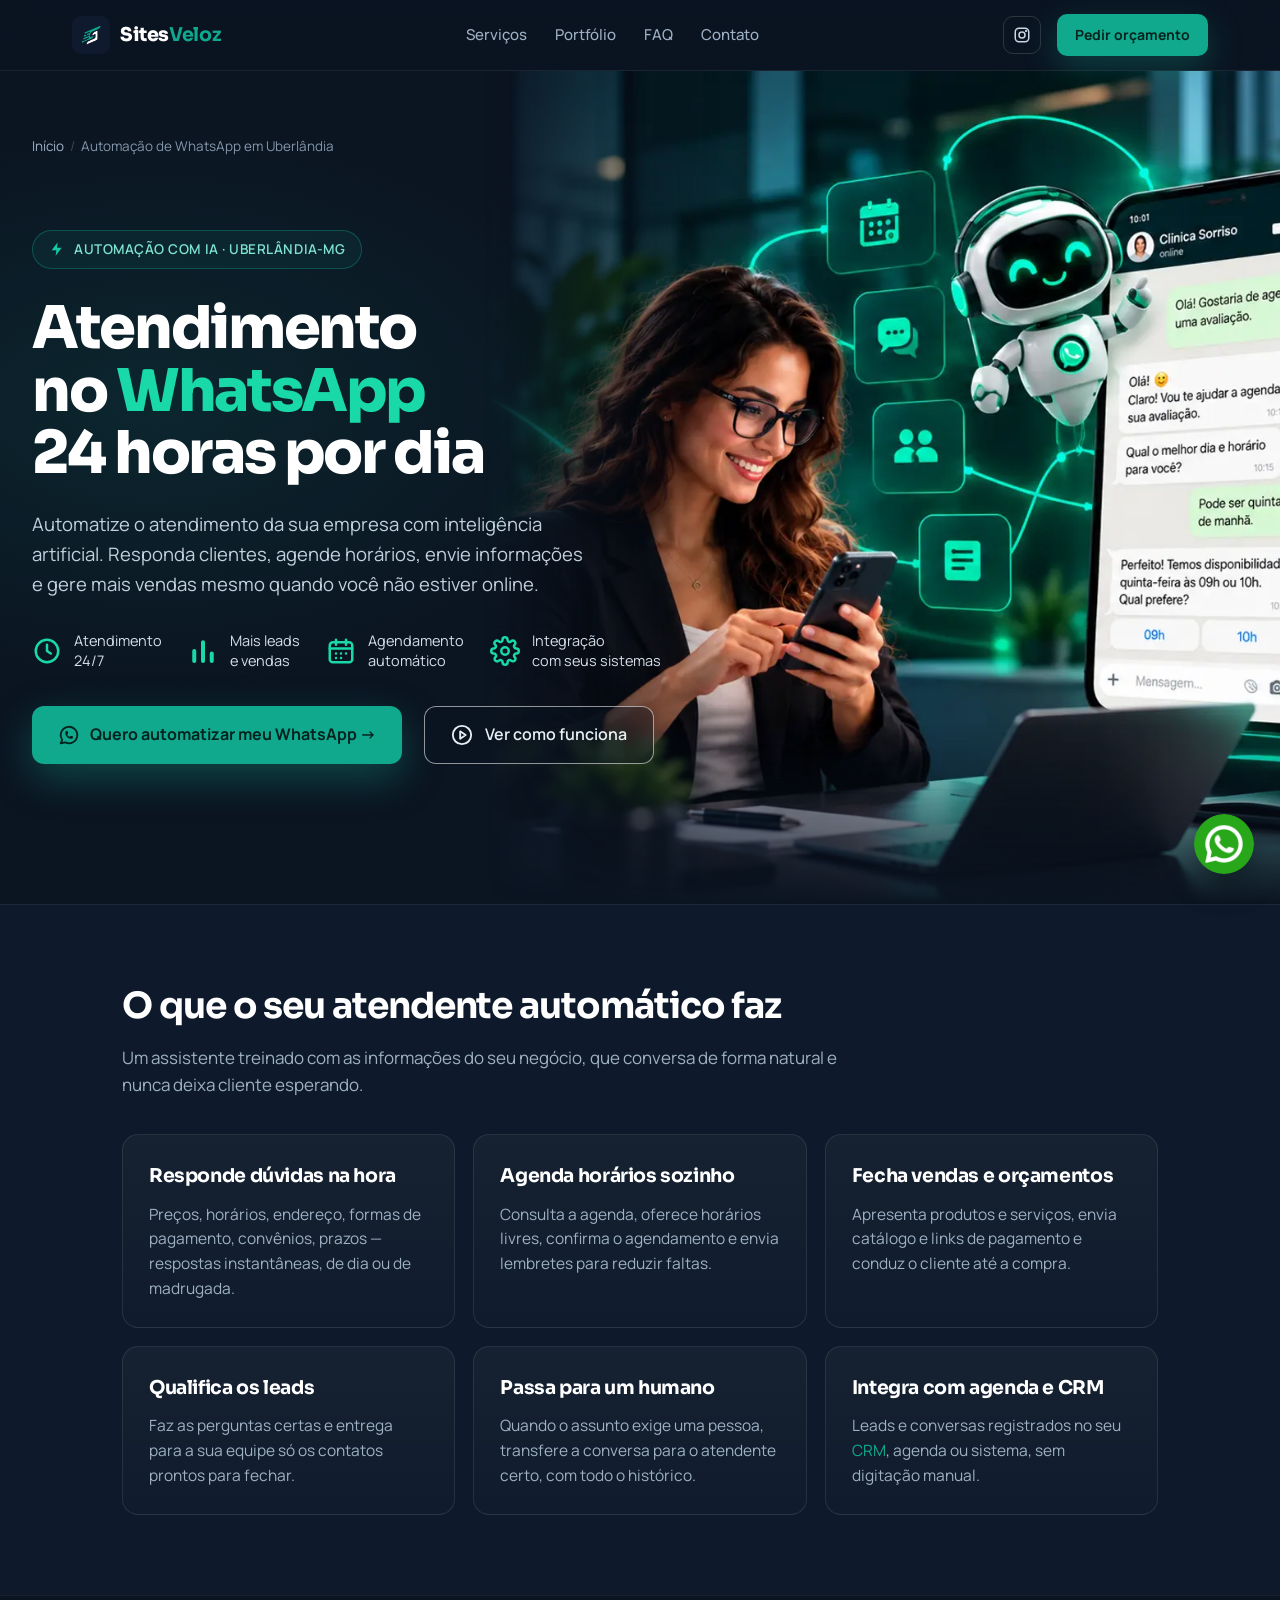
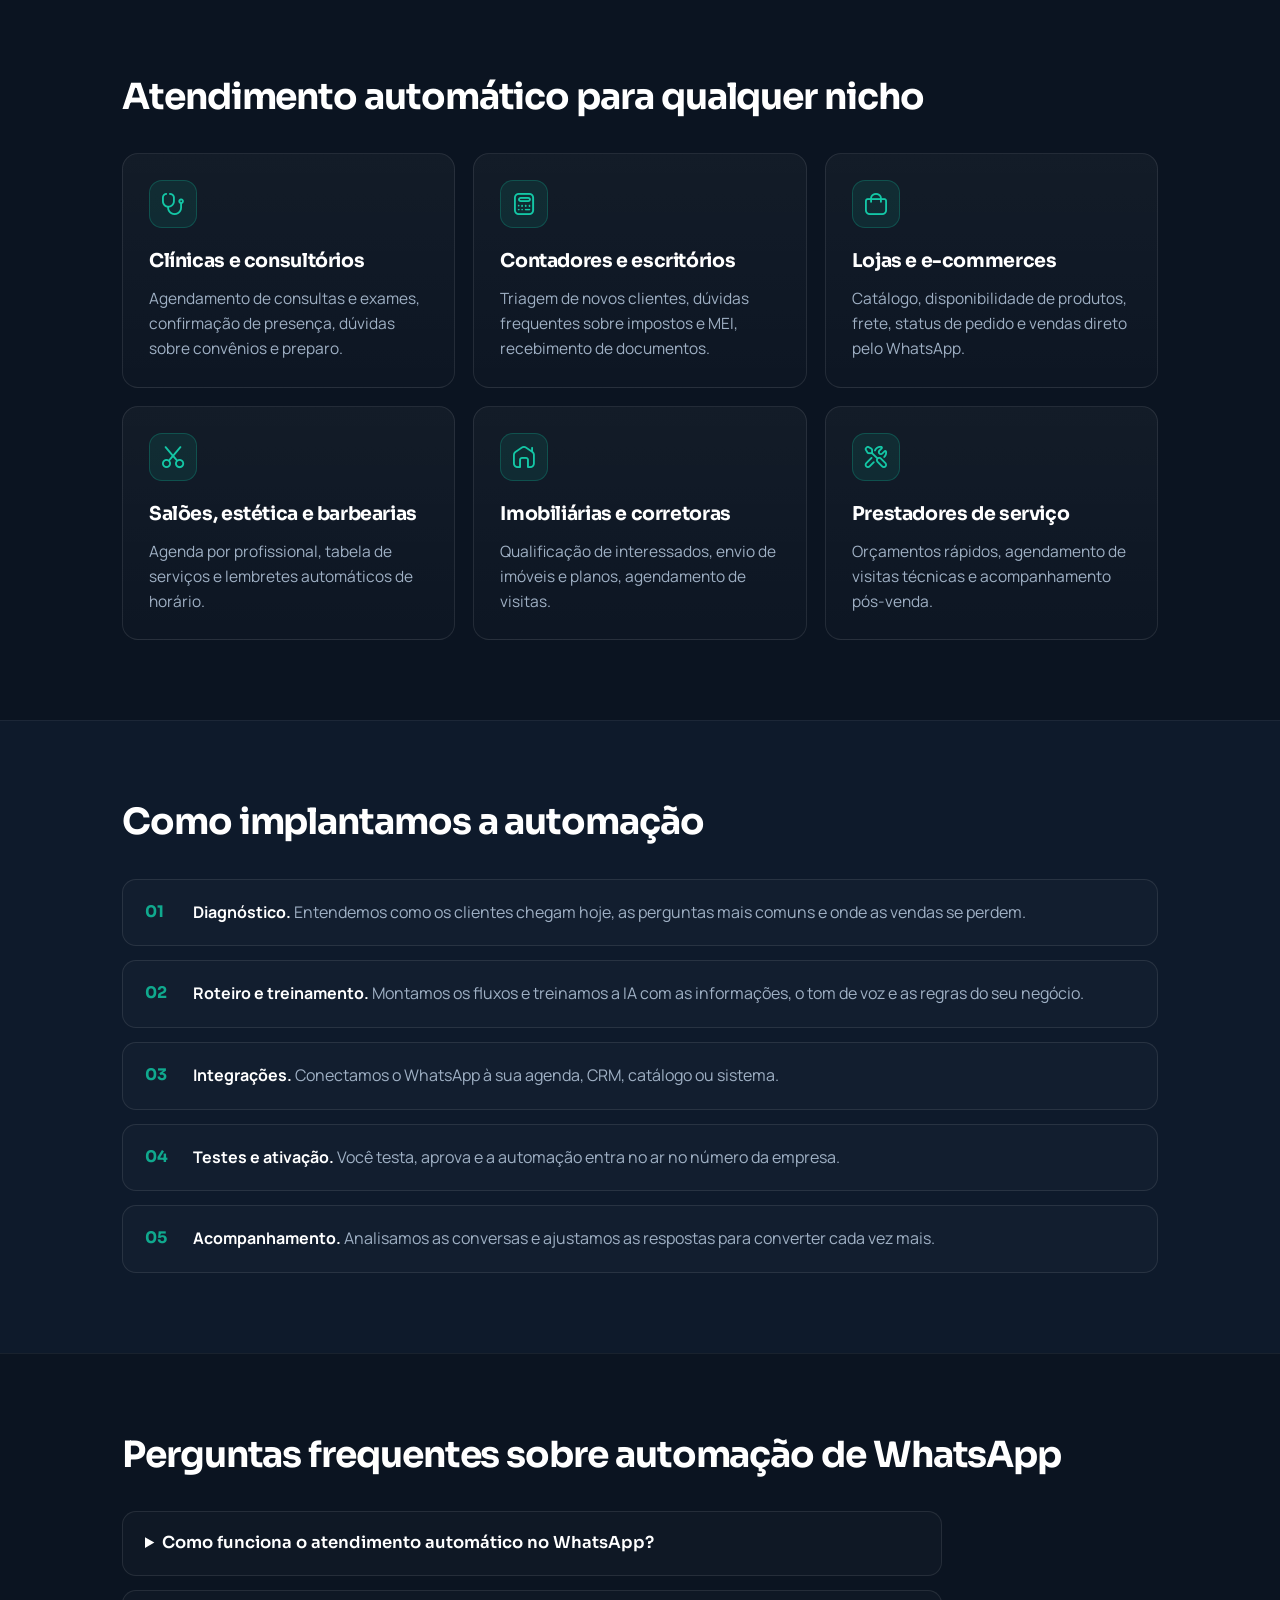
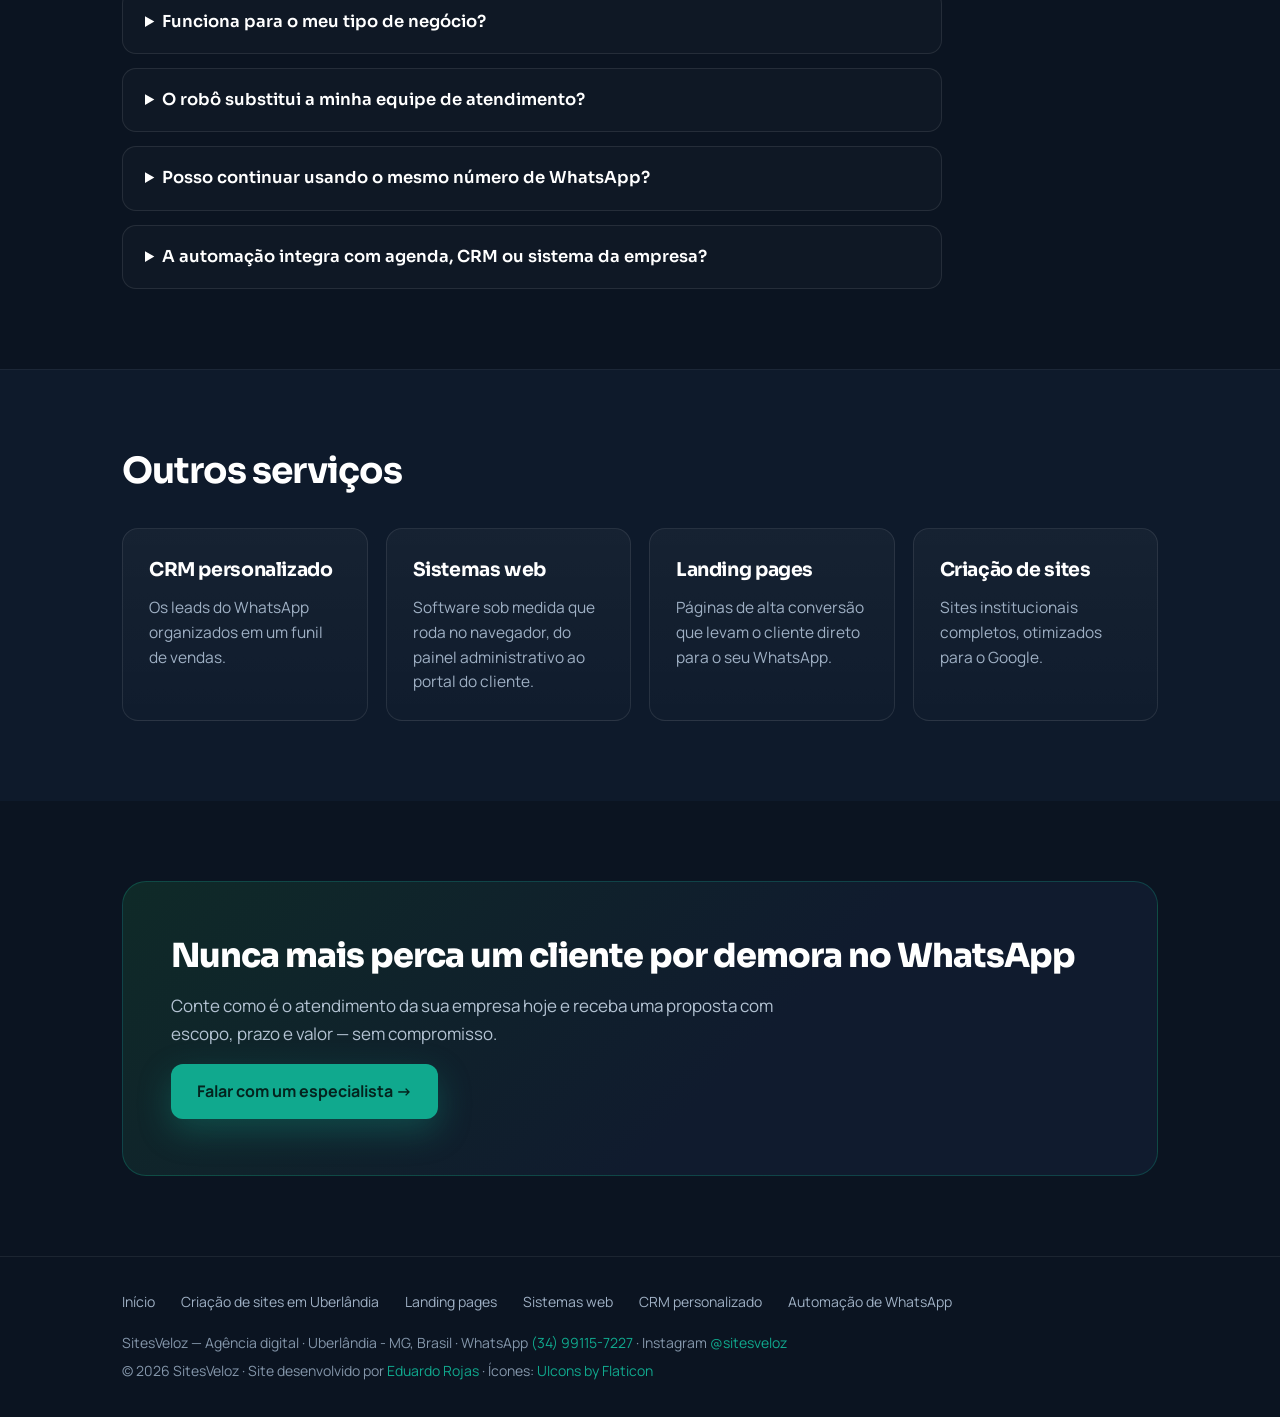
<file: automacao-whatsapp-uberlandia/index.html>
<!DOCTYPE html>
<html lang="pt-BR">

<head>
  <meta charset="utf-8">
  <meta name="viewport" content="width=device-width, initial-scale=1">
  <title>Automação de WhatsApp 24h em Uberlândia-MG | SitesVeloz</title>
  <meta name="description" content="Chatbot com IA no WhatsApp: responde dúvidas, agenda horários e fecha vendas 24h por dia para clínicas, contadores, lojas e qualquer nicho.">
  <meta name="robots" content="index, follow, max-image-preview:large, max-snippet:-1">
  <meta name="theme-color" content="#0B1421">
  <meta name="geo.region" content="BR-MG">
  <meta name="geo.placename" content="Uberlândia, Minas Gerais">
  <meta name="geo.position" content="-18.9186;-48.2772">
  <meta name="ICBM" content="-18.9186, -48.2772">
  <meta name="author" content="SitesVeloz">
  <link rel="canonical" href="https://sitesveloz.com.br/automacao-whatsapp-uberlandia/">
  <link rel="icon" type="image/webp" href="/assets/logo.webp">
  <link rel="apple-touch-icon" href="/assets/logo.webp">

  <meta property="og:type" content="website">
  <meta property="og:locale" content="pt_BR">
  <meta property="og:site_name" content="SitesVeloz">
  <meta property="og:url" content="https://sitesveloz.com.br/automacao-whatsapp-uberlandia/">
  <meta property="og:title" content="Automação de WhatsApp com IA, 24 horas por dia">
  <meta property="og:description" content="Atendente automático com inteligência artificial que tira dúvidas, agenda horários e fecha vendas no WhatsApp da sua empresa, 24h.">
  <meta property="og:image" content="https://sitesveloz.com.br/assets/og/automacao-whatsapp-uberlandia.jpg">
  <meta property="og:image:secure_url" content="https://sitesveloz.com.br/assets/og/automacao-whatsapp-uberlandia.jpg">
  <meta property="og:image:type" content="image/jpeg">
  <meta property="og:image:width" content="1200">
  <meta property="og:image:height" content="630">
  <meta property="og:image:alt" content="Automação de atendimento no WhatsApp com IA 24 horas — SitesVeloz">
  <meta name="twitter:card" content="summary_large_image">
  <meta name="twitter:title" content="Automação de WhatsApp com IA, 24 horas por dia">
  <meta name="twitter:description" content="Atendente automático com inteligência artificial que tira dúvidas, agenda horários e fecha vendas no WhatsApp da sua empresa, 24h.">
  <meta name="twitter:image" content="https://sitesveloz.com.br/assets/og/automacao-whatsapp-uberlandia.jpg">
  <meta name="twitter:image:alt" content="Automação de atendimento no WhatsApp com IA 24 horas — SitesVeloz">

  <link rel="preconnect" href="https://fonts.googleapis.com">
  <link rel="preconnect" href="https://fonts.gstatic.com" crossorigin>
  <link href="https://fonts.googleapis.com/css2?family=Sora:wght@600;700;800&family=Manrope:wght@400;500;600;700&display=swap" rel="stylesheet">
  <link rel="stylesheet" href="/assets/pages.css">
  <link rel="preload" as="image" href="/assets/hero-zap-800.webp" media="(max-width: 900px)" fetchpriority="high">
  <link rel="preload" as="image" href="/assets/hero-zap.webp" media="(min-width: 901px)" fetchpriority="high">

  <script type="application/ld+json">
  {
    "@context": "https://schema.org",
    "@graph": [
      {
        "@type": [
          "ProfessionalService",
          "LocalBusiness"
        ],
        "@id": "https://sitesveloz.com.br/#organization",
        "name": "SitesVeloz",
        "url": "https://sitesveloz.com.br/",
        "logo": "https://sitesveloz.com.br/assets/logo.webp",
        "image": "https://sitesveloz.com.br/assets/og-image.jpg",
        "telephone": "+55-34-99115-7227",
        "priceRange": "$",
        "address": {
          "@type": "PostalAddress",
          "addressLocality": "Uberlândia",
          "addressRegion": "MG",
          "addressCountry": "BR"
        },
        "geo": {
          "@type": "GeoCoordinates",
          "latitude": -18.9186,
          "longitude": -48.2772
        },
        "sameAs": [
          "https://www.instagram.com/sitesveloz/"
        ]
      },
      {
        "@type": "WebSite",
        "@id": "https://sitesveloz.com.br/#website",
        "url": "https://sitesveloz.com.br/",
        "name": "SitesVeloz",
        "inLanguage": "pt-BR",
        "publisher": {
          "@id": "https://sitesveloz.com.br/#organization"
        }
      },
      {
        "@type": "Service",
        "@id": "https://sitesveloz.com.br/automacao-whatsapp-uberlandia/#service",
        "image": [
          "https://sitesveloz.com.br/assets/og/automacao-whatsapp-uberlandia.jpg",
          "https://sitesveloz.com.br/assets/ilustracoes/automacao-whatsapp.svg"
        ],
        "name": "Automação de atendimento no WhatsApp em Uberlândia",
        "alternateName": [
          "Chatbot para WhatsApp",
          "Atendimento automático 24 horas no WhatsApp",
          "Agente de IA para WhatsApp"
        ],
        "serviceType": "Automação de atendimento e chatbot para WhatsApp",
        "url": "https://sitesveloz.com.br/automacao-whatsapp-uberlandia/",
        "description": "Atendimento automático no WhatsApp, com inteligência artificial, que responde dúvidas, qualifica clientes, faz agendamentos e fecha vendas 24 horas por dia para clínicas, contadores, lojas e negócios de qualquer nicho.",
        "provider": {
          "@id": "https://sitesveloz.com.br/#organization"
        },
        "areaServed": [
          {
            "@type": "City",
            "name": "Uberlândia"
          },
          {
            "@type": "AdministrativeArea",
            "name": "Triângulo Mineiro"
          },
          {
            "@type": "State",
            "name": "Minas Gerais"
          },
          {
            "@type": "Country",
            "name": "Brasil"
          }
        ],
        "audience": {
          "@type": "BusinessAudience",
          "name": "Clínicas, consultórios, escritórios de contabilidade, lojas, salões, imobiliárias e prestadores de serviço"
        },
        "availableChannel": {
          "@type": "ServiceChannel",
          "name": "Orçamento pelo WhatsApp",
          "serviceUrl": "https://api.whatsapp.com/send?phone=5534991157227",
          "servicePhone": {
            "@type": "ContactPoint",
            "telephone": "+55-34-99115-7227",
            "contactType": "sales",
            "availableLanguage": [
              "Portuguese"
            ]
          }
        },
        "hasOfferCatalog": {
          "@type": "OfferCatalog",
          "name": "O que está incluso — Automação de atendimento no WhatsApp em Uberlândia",
          "itemListElement": [
            {
              "@type": "Offer",
              "itemOffered": {
                "@type": "Service",
                "name": "Responde dúvidas na hora",
                "description": "Preços, horários, endereço, formas de pagamento e convênios, de dia ou de madrugada."
              }
            },
            {
              "@type": "Offer",
              "itemOffered": {
                "@type": "Service",
                "name": "Agenda horários sozinho",
                "description": "Consulta a agenda, confirma o agendamento e envia lembretes para reduzir faltas."
              }
            },
            {
              "@type": "Offer",
              "itemOffered": {
                "@type": "Service",
                "name": "Fecha vendas e orçamentos",
                "description": "Apresenta produtos, envia catálogo e links de pagamento."
              }
            },
            {
              "@type": "Offer",
              "itemOffered": {
                "@type": "Service",
                "name": "Qualifica os leads",
                "description": "Faz as perguntas certas e entrega à equipe só contatos prontos para fechar."
              }
            },
            {
              "@type": "Offer",
              "itemOffered": {
                "@type": "Service",
                "name": "Passa para um humano",
                "description": "Transfere a conversa para o atendente certo, com todo o histórico."
              }
            },
            {
              "@type": "Offer",
              "itemOffered": {
                "@type": "Service",
                "name": "Integra com agenda e CRM",
                "description": "Leads e conversas registrados no CRM, agenda ou sistema."
              }
            }
          ]
        },
        "mainEntityOfPage": {
          "@id": "https://sitesveloz.com.br/automacao-whatsapp-uberlandia/#webpage"
        }
      },
      {
        "@type": "WebPage",
        "@id": "https://sitesveloz.com.br/automacao-whatsapp-uberlandia/#webpage",
        "url": "https://sitesveloz.com.br/automacao-whatsapp-uberlandia/",
        "name": "Automação de WhatsApp 24h em Uberlândia-MG | SitesVeloz",
        "inLanguage": "pt-BR",
        "isPartOf": {
          "@id": "https://sitesveloz.com.br/#website"
        },
        "about": {
          "@id": "https://sitesveloz.com.br/automacao-whatsapp-uberlandia/#service"
        },
        "breadcrumb": {
          "@id": "https://sitesveloz.com.br/automacao-whatsapp-uberlandia/#breadcrumb"
        },
        "dateModified": "2026-10-01",
        "description": "Chatbot com IA no WhatsApp: responde dúvidas, agenda horários e fecha vendas 24h por dia para clínicas, contadores, lojas e qualquer nicho.",
        "primaryImageOfPage": {
          "@type": "ImageObject",
          "url": "https://sitesveloz.com.br/assets/og/automacao-whatsapp-uberlandia.jpg",
          "width": 1200,
          "height": 630,
          "caption": "Automação de atendimento no WhatsApp com IA 24 horas — SitesVeloz"
        },
        "image": "https://sitesveloz.com.br/assets/og/automacao-whatsapp-uberlandia.jpg",
        "publisher": {
          "@id": "https://sitesveloz.com.br/#organization"
        },
        "mainEntity": {
          "@id": "https://sitesveloz.com.br/automacao-whatsapp-uberlandia/#service"
        }
      },
      {
        "@type": "BreadcrumbList",
        "@id": "https://sitesveloz.com.br/automacao-whatsapp-uberlandia/#breadcrumb",
        "itemListElement": [
          {
            "@type": "ListItem",
            "position": 1,
            "name": "Início",
            "item": "https://sitesveloz.com.br/"
          },
          {
            "@type": "ListItem",
            "position": 2,
            "name": "Automação de WhatsApp em Uberlândia",
            "item": "https://sitesveloz.com.br/automacao-whatsapp-uberlandia/"
          }
        ]
      },
      {
        "@type": "FAQPage",
        "@id": "https://sitesveloz.com.br/automacao-whatsapp-uberlandia/#faq",
        "mainEntity": [
          {
            "@type": "Question",
            "name": "Como funciona o atendimento automático no WhatsApp?",
            "acceptedAnswer": {
              "@type": "Answer",
              "text": "Configuramos um assistente com inteligência artificial no WhatsApp da sua empresa, treinado com as informações do seu negócio: serviços, preços, horários, endereço e políticas. Ele responde os clientes na hora, a qualquer hora do dia, tira dúvidas, faz agendamentos, envia orçamentos e passa a conversa para um atendente humano quando necessário."
            }
          },
          {
            "@type": "Question",
            "name": "Funciona para o meu tipo de negócio?",
            "acceptedAnswer": {
              "@type": "Answer",
              "text": "Sim. A automação é personalizada para cada nicho: clínicas e consultórios (agendamento de consultas), contadores (dúvidas e envio de documentos), lojas e e-commerces (catálogo e vendas), salões e estéticas, imobiliárias, academias, escolas e prestadores de serviço em geral."
            }
          },
          {
            "@type": "Question",
            "name": "O robô substitui a minha equipe de atendimento?",
            "acceptedAnswer": {
              "@type": "Answer",
              "text": "Ele assume as perguntas repetitivas e o atendimento fora do horário comercial, e transfere para a sua equipe as conversas que precisam de uma pessoa. Assim ninguém fica sem resposta e a equipe foca em fechar negócios."
            }
          },
          {
            "@type": "Question",
            "name": "Posso continuar usando o mesmo número de WhatsApp?",
            "acceptedAnswer": {
              "@type": "Answer",
              "text": "Na maioria dos casos, sim. Avaliamos o seu cenário e indicamos a melhor forma de conectar a automação ao número da empresa, inclusive pela API oficial do WhatsApp Business."
            }
          },
          {
            "@type": "Question",
            "name": "A automação integra com agenda, CRM ou sistema da empresa?",
            "acceptedAnswer": {
              "@type": "Answer",
              "text": "Sim. A automação pode consultar e marcar horários na agenda, registrar leads no CRM, enviar lembretes e se conectar a sistemas internos, conforme o escopo do projeto."
            }
          }
        ]
      }
    ]
  }
  </script>
</head>

<body>
  <header class="top">
    <div class="wrap">
      <a class="brand" href="/">
        <img src="/assets/logo.webp" alt="SitesVeloz" width="38" height="38">
        <span>Sites<b>Veloz</b></span>
      </a>
      <nav class="top-nav" aria-label="Menu principal">
        <a href="#servicos">Serviços</a>
        <a href="/#portfolio">Portfólio</a>
        <a href="#faq">FAQ</a>
        <a href="#contato">Contato</a>
      </nav>
      <div class="top-actions">
        <a class="ig" href="https://www.instagram.com/sitesveloz/" target="_blank" rel="noopener me" aria-label="Instagram da SitesVeloz" title="@sitesveloz no Instagram">
          <svg width="18" height="18" viewBox="0 0 24 24" fill="none" stroke="currentColor" stroke-width="2" stroke-linecap="round" stroke-linejoin="round" aria-hidden="true"><rect x="3" y="3" width="18" height="18" rx="5"></rect><circle cx="12" cy="12" r="4"></circle><circle cx="17.5" cy="6.5" r="0.6" fill="currentColor"></circle></svg>
        </a>
        <a class="btn btn-sm" href="https://api.whatsapp.com/send?phone=5534991157227&amp;text=Ol%C3%A1!%20Quero%20automatizar%20o%20atendimento%20no%20WhatsApp." target="_blank" rel="noopener">Pedir orçamento</a>
      </div>
    </div>
  </header>

  <main>
    <section class="hero hero--photo hero--zap">
      <div class="wrap">
        <nav class="crumbs" aria-label="Você está em">
          <ol>
            <li><a href="/">Início</a></li>
            <li aria-current="page">Automação de WhatsApp em Uberlândia</li>
          </ol>
        </nav>
        <div class="hero-copy">
        <div class="eyebrow caps"><svg width="16" height="16" viewBox="0 0 24 24" fill="currentColor" aria-hidden="true"><path d="M13 2 4 14h7l-1 8 9-12h-7l1-8z"/></svg>Automação com IA · Uberlândia-MG</div>
        <h1>Atendimento<br> no <span class="hl">WhatsApp</span><br> 24 horas por dia</h1>
        <p class="lead">Automatize o atendimento da sua empresa com inteligência artificial. Responda clientes, agende horários,
          envie informações e gere mais vendas mesmo quando você não estiver online.</p>
        <ul class="perks">
          <li><svg width="30" height="30" viewBox="0 0 24 24" fill="none" stroke="currentColor" stroke-width="2" stroke-linecap="round" stroke-linejoin="round" aria-hidden="true"><circle cx="12" cy="12" r="9"/><path d="M12 7v5l3 2"/></svg><span>Atendimento<br>24/7</span></li>
          <li><svg width="30" height="30" viewBox="0 0 24 24" fill="none" stroke="currentColor" stroke-width="2" stroke-linecap="round" stroke-linejoin="round" aria-hidden="true"><path d="M5 20V12M12 20V5M19 20v-6" stroke-width="3.2"/></svg><span>Mais leads<br>e vendas</span></li>
          <li><svg width="30" height="30" viewBox="0 0 24 24" fill="none" stroke="currentColor" stroke-width="2" stroke-linecap="round" stroke-linejoin="round" aria-hidden="true"><rect x="3" y="5" width="18" height="16" rx="2.5"/><path d="M3 10h18M8 3v4M16 3v4M8 14h.01M12 14h.01M16 14h.01M8 17.5h.01M12 17.5h.01"/></svg><span>Agendamento<br>automático</span></li>
          <li><svg width="30" height="30" viewBox="0 0 24 24" fill="none" stroke="currentColor" stroke-width="2" stroke-linecap="round" stroke-linejoin="round" aria-hidden="true"><circle cx="12" cy="12" r="3"/><path d="M19.4 15a1.65 1.65 0 0 0 .33 1.82l.06.06a2 2 0 1 1-2.83 2.83l-.06-.06a1.65 1.65 0 0 0-1.82-.33 1.65 1.65 0 0 0-1 1.51V21a2 2 0 1 1-4 0v-.09A1.65 1.65 0 0 0 9 19.4a1.65 1.65 0 0 0-1.82.33l-.06.06a2 2 0 1 1-2.83-2.83l.06-.06A1.65 1.65 0 0 0 4.68 15a1.65 1.65 0 0 0-1.51-1H3a2 2 0 1 1 0-4h.09A1.65 1.65 0 0 0 4.6 9a1.65 1.65 0 0 0-.33-1.82l-.06-.06a2 2 0 1 1 2.83-2.83l.06.06A1.65 1.65 0 0 0 9 4.68a1.65 1.65 0 0 0 1-1.51V3a2 2 0 1 1 4 0v.09a1.65 1.65 0 0 0 1 1.51 1.65 1.65 0 0 0 1.82-.33l.06-.06a2 2 0 1 1 2.83 2.83l-.06.06A1.65 1.65 0 0 0 19.4 9a1.65 1.65 0 0 0 1.51 1H21a2 2 0 1 1 0 4h-.09a1.65 1.65 0 0 0-1.51 1z"/></svg><span>Integração<br>com seus sistemas</span></li>
        </ul>
        <div class="actions">
          <a class="btn" href="https://api.whatsapp.com/send?phone=5534991157227&amp;text=Ol%C3%A1!%20Quero%20automatizar%20o%20atendimento%20no%20WhatsApp." target="_blank" rel="noopener"><svg width="22" height="22" viewBox="0 0 24 24" fill="none" stroke="currentColor" stroke-width="2" stroke-linecap="round" stroke-linejoin="round" aria-hidden="true"><path d="M3 21l1.65-3.8a9 9 0 1 1 3.4 2.9L3 21"/><path d="M9 10a.5.5 0 0 0 1 0V9a.5.5 0 0 0-1 0v1a5 5 0 0 0 5 5h1a.5.5 0 0 0 0-1h-1a.5.5 0 0 0 0 1"/></svg>Quero automatizar meu WhatsApp →</a>
          <a class="btn-ghost" href="#como-funciona"><svg width="22" height="22" viewBox="0 0 24 24" fill="none" stroke="currentColor" stroke-width="2" stroke-linecap="round" stroke-linejoin="round" aria-hidden="true"><circle cx="12" cy="12" r="10"/><path d="m10 8 6 4-6 4V8z"/></svg>Ver como funciona</a>
        </div>
        </div>
      </div>
    </section>

    <section class="section alt">
      <div class="wrap">
        <h2>O que o seu atendente automático faz</h2>
        <p>Um assistente treinado com as informações do seu negócio, que conversa de forma natural e nunca deixa cliente esperando.</p>
        <div class="grid">
          <div class="card">
            <h3>Responde dúvidas na hora</h3>
            <p>Preços, horários, endereço, formas de pagamento, convênios, prazos — respostas instantâneas, de dia ou de madrugada.</p>
          </div>
          <div class="card">
            <h3>Agenda horários sozinho</h3>
            <p>Consulta a agenda, oferece horários livres, confirma o agendamento e envia lembretes para reduzir faltas.</p>
          </div>
          <div class="card">
            <h3>Fecha vendas e orçamentos</h3>
            <p>Apresenta produtos e serviços, envia catálogo e links de pagamento e conduz o cliente até a compra.</p>
          </div>
          <div class="card">
            <h3>Qualifica os leads</h3>
            <p>Faz as perguntas certas e entrega para a sua equipe só os contatos prontos para fechar.</p>
          </div>
          <div class="card">
            <h3>Passa para um humano</h3>
            <p>Quando o assunto exige uma pessoa, transfere a conversa para o atendente certo, com todo o histórico.</p>
          </div>
          <div class="card">
            <h3>Integra com agenda e CRM</h3>
            <p>Leads e conversas registrados no seu <a href="/crm-personalizado-uberlandia/">CRM</a>, agenda ou sistema, sem digitação manual.</p>
          </div>
        </div>
      </div>
    </section>

    <section class="section">
      <div class="wrap">
        <h2>Atendimento automático para qualquer nicho</h2>
        <div class="grid">
          <div class="card">
            <span class="card-icon" aria-hidden="true"><i class="fi fi-stethoscope"></i></span>
            <h3>Clínicas e consultórios</h3>
            <p>Agendamento de consultas e exames, confirmação de presença, dúvidas sobre convênios e preparo.</p>
          </div>
          <div class="card">
            <span class="card-icon" aria-hidden="true"><i class="fi fi-calculator"></i></span>
            <h3>Contadores e escritórios</h3>
            <p>Triagem de novos clientes, dúvidas frequentes sobre impostos e MEI, recebimento de documentos.</p>
          </div>
          <div class="card">
            <span class="card-icon" aria-hidden="true"><i class="fi fi-shopping-bag"></i></span>
            <h3>Lojas e e-commerces</h3>
            <p>Catálogo, disponibilidade de produtos, frete, status de pedido e vendas direto pelo WhatsApp.</p>
          </div>
          <div class="card">
            <span class="card-icon" aria-hidden="true"><i class="fi fi-scissors"></i></span>
            <h3>Salões, estética e barbearias</h3>
            <p>Agenda por profissional, tabela de serviços e lembretes automáticos de horário.</p>
          </div>
          <div class="card">
            <span class="card-icon" aria-hidden="true"><i class="fi fi-house-chimney"></i></span>
            <h3>Imobiliárias e corretoras</h3>
            <p>Qualificação de interessados, envio de imóveis e planos, agendamento de visitas.</p>
          </div>
          <div class="card">
            <span class="card-icon" aria-hidden="true"><i class="fi fi-tools"></i></span>
            <h3>Prestadores de serviço</h3>
            <p>Orçamentos rápidos, agendamento de visitas técnicas e acompanhamento pós-venda.</p>
          </div>
        </div>
      </div>
    </section>

    <section class="section alt" id="como-funciona">
      <div class="wrap">
        <h2>Como implantamos a automação</h2>
        <ol class="steps">
          <li><strong>Diagnóstico.</strong> Entendemos como os clientes chegam hoje, as perguntas mais comuns e onde as vendas se perdem.</li>
          <li><strong>Roteiro e treinamento.</strong> Montamos os fluxos e treinamos a IA com as informações, o tom de voz e as regras do seu negócio.</li>
          <li><strong>Integrações.</strong> Conectamos o WhatsApp à sua agenda, CRM, catálogo ou sistema.</li>
          <li><strong>Testes e ativação.</strong> Você testa, aprova e a automação entra no ar no número da empresa.</li>
          <li><strong>Acompanhamento.</strong> Analisamos as conversas e ajustamos as respostas para converter cada vez mais.</li>
        </ol>
      </div>
    </section>

    <section class="section" id="faq">
      <div class="wrap">
        <h2>Perguntas frequentes sobre automação de WhatsApp</h2>
        <div class="faq">
          <details>
            <summary>Como funciona o atendimento automático no WhatsApp?</summary>
            <p>Configuramos um assistente com inteligência artificial no WhatsApp da sua empresa, treinado com as informações do seu negócio: serviços, preços, horários, endereço e políticas. Ele responde os clientes na hora, a qualquer hora do dia, tira dúvidas, faz agendamentos, envia orçamentos e passa a conversa para um atendente humano quando necessário.</p>
          </details>
          <details>
            <summary>Funciona para o meu tipo de negócio?</summary>
            <p>Sim. A automação é personalizada para cada nicho: clínicas e consultórios (agendamento de consultas), contadores (dúvidas e envio de documentos), lojas e e-commerces (catálogo e vendas), salões e estéticas, imobiliárias, academias, escolas e prestadores de serviço em geral.</p>
          </details>
          <details>
            <summary>O robô substitui a minha equipe de atendimento?</summary>
            <p>Ele assume as perguntas repetitivas e o atendimento fora do horário comercial, e transfere para a sua equipe as conversas que precisam de uma pessoa. Assim ninguém fica sem resposta e a equipe foca em fechar negócios.</p>
          </details>
          <details>
            <summary>Posso continuar usando o mesmo número de WhatsApp?</summary>
            <p>Na maioria dos casos, sim. Avaliamos o seu cenário e indicamos a melhor forma de conectar a automação ao número da empresa, inclusive pela API oficial do WhatsApp Business.</p>
          </details>
          <details>
            <summary>A automação integra com agenda, CRM ou sistema da empresa?</summary>
            <p>Sim. A automação pode consultar e marcar horários na agenda, registrar leads no CRM, enviar lembretes e se conectar a sistemas internos, conforme o escopo do projeto.</p>
          </details>
        </div>
      </div>
    </section>

    <section class="section alt" id="servicos">
      <div class="wrap">
        <h2>Outros serviços</h2>
        <div class="grid grid-4">
          <a class="card" href="/crm-personalizado-uberlandia/">
            <h3>CRM personalizado</h3>
            <p>Os leads do WhatsApp organizados em um funil de vendas.</p>
          </a>
          <a class="card" href="/desenvolvimento-de-sistemas-web-uberlandia/">
            <h3>Sistemas web</h3>
            <p>Software sob medida que roda no navegador, do painel administrativo ao portal do cliente.</p>
          </a>
          <a class="card" href="/landing-page-uberlandia/">
            <h3>Landing pages</h3>
            <p>Páginas de alta conversão que levam o cliente direto para o seu WhatsApp.</p>
          </a>
          <a class="card" href="/criacao-de-sites-uberlandia/">
            <h3>Criação de sites</h3>
            <p>Sites institucionais completos, otimizados para o Google.</p>
          </a>
        </div>
      </div>
    </section>

    <div class="wrap">
      <section class="cta" id="contato">
        <h2>Nunca mais perca um cliente por demora no WhatsApp</h2>
        <p>Conte como é o atendimento da sua empresa hoje e receba uma proposta com escopo, prazo e valor — sem compromisso.</p>
        <a class="btn" href="https://api.whatsapp.com/send?phone=5534991157227&amp;text=Ol%C3%A1!%20Quero%20automatizar%20o%20atendimento%20no%20WhatsApp." target="_blank" rel="noopener">Falar com um especialista →</a>
      </section>
    </div>
  </main>

  <footer class="foot">
    <div class="wrap">
      <nav aria-label="Serviços">
        <a href="/">Início</a>
        <a href="/criacao-de-sites-uberlandia/">Criação de sites em Uberlândia</a>
        <a href="/landing-page-uberlandia/">Landing pages</a>
        <a href="/desenvolvimento-de-sistemas-web-uberlandia/">Sistemas web</a>
        <a href="/crm-personalizado-uberlandia/">CRM personalizado</a>
        <a href="/automacao-whatsapp-uberlandia/">Automação de WhatsApp</a>
      </nav>
      <div>SitesVeloz — Agência digital · Uberlândia - MG, Brasil · WhatsApp <a href="https://api.whatsapp.com/send?phone=5534991157227" target="_blank" rel="noopener">(34) 99115-7227</a> · Instagram <a href="https://www.instagram.com/sitesveloz/" target="_blank" rel="noopener me">@sitesveloz</a></div>
      <div style="margin-top:6px;">© 2026 SitesVeloz · Site desenvolvido por <a href="https://eduardorojas.com.br" target="_blank" rel="noopener">Eduardo Rojas</a> · Ícones: <a href="https://www.flaticon.com/uicons" target="_blank" rel="noopener">UIcons by Flaticon</a></div>
    </div>
  </footer>

  <a class="wa-float" href="https://api.whatsapp.com/send?phone=5534991157227" target="_blank" rel="noopener" aria-label="WhatsApp">
    <img src="/assets/whatsapp.png" alt="WhatsApp" width="60" height="60" loading="lazy">
  </a>
</body>

</html>
</file>
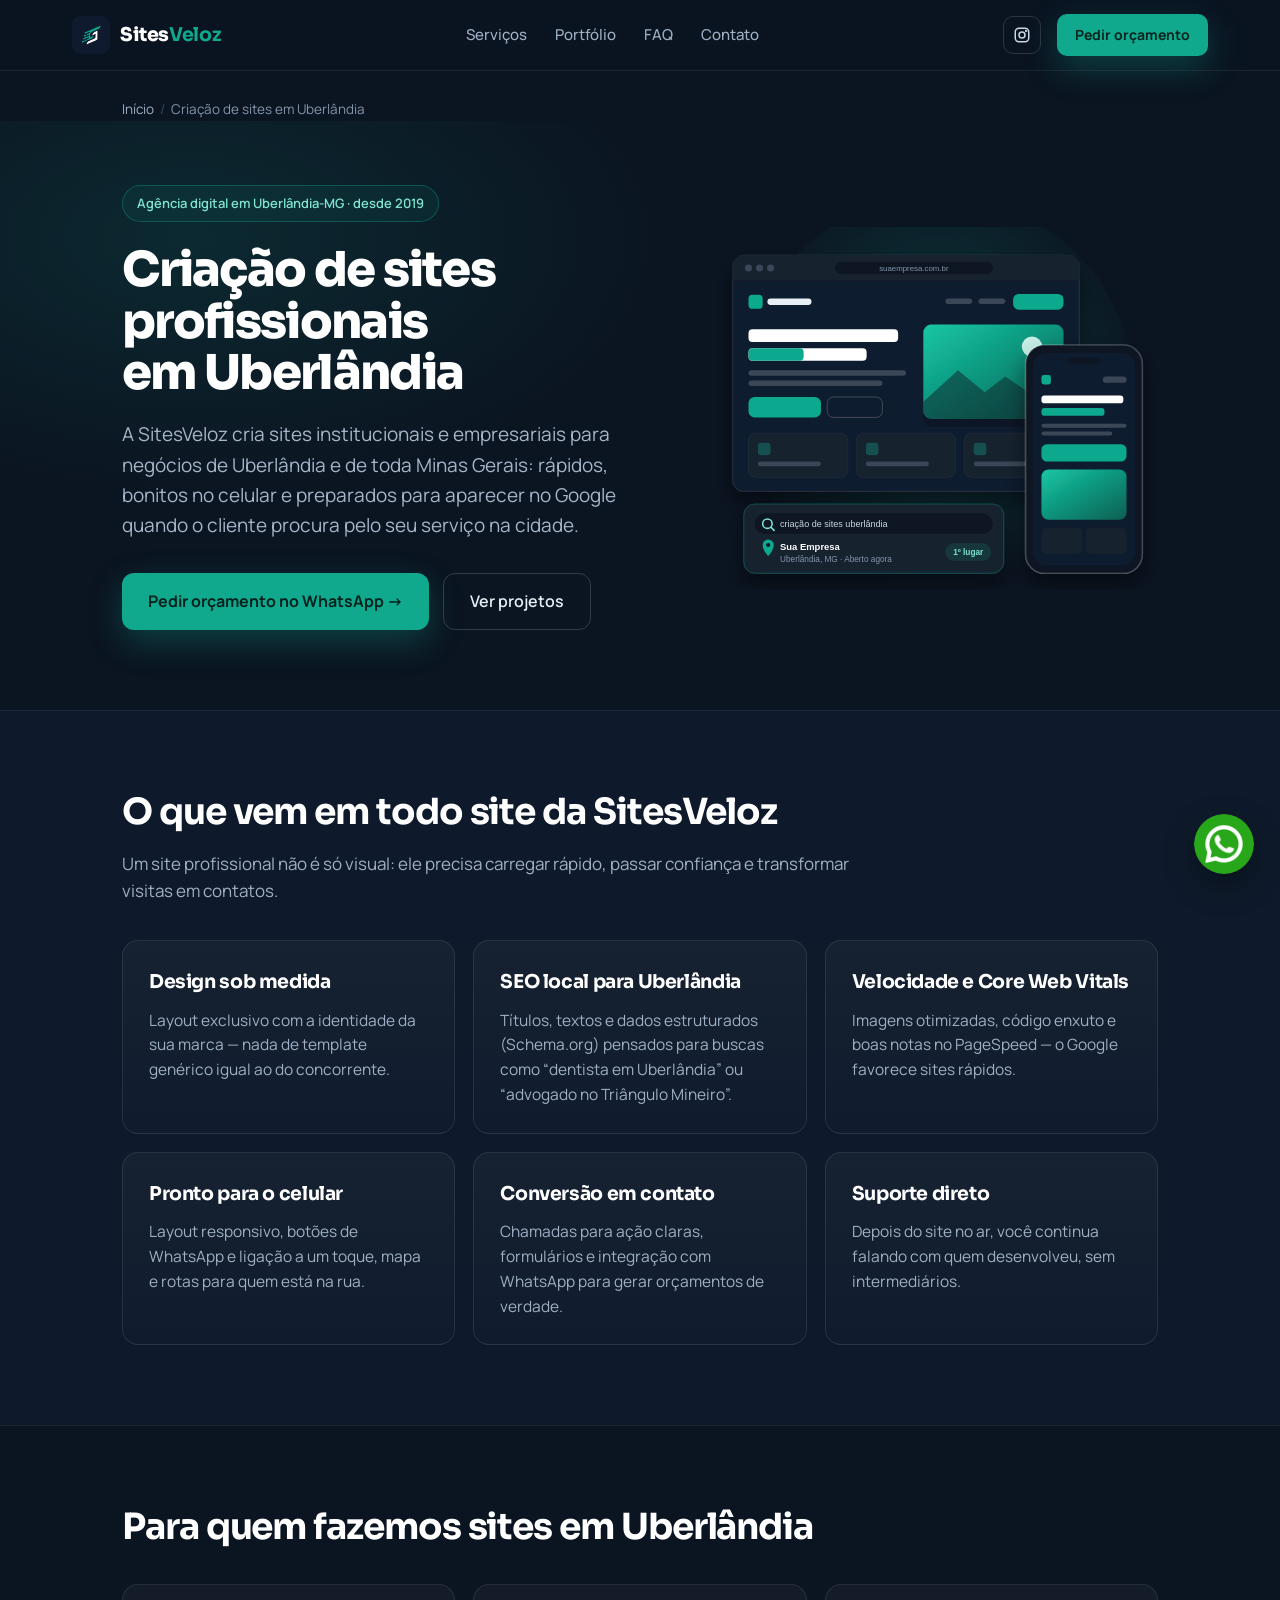
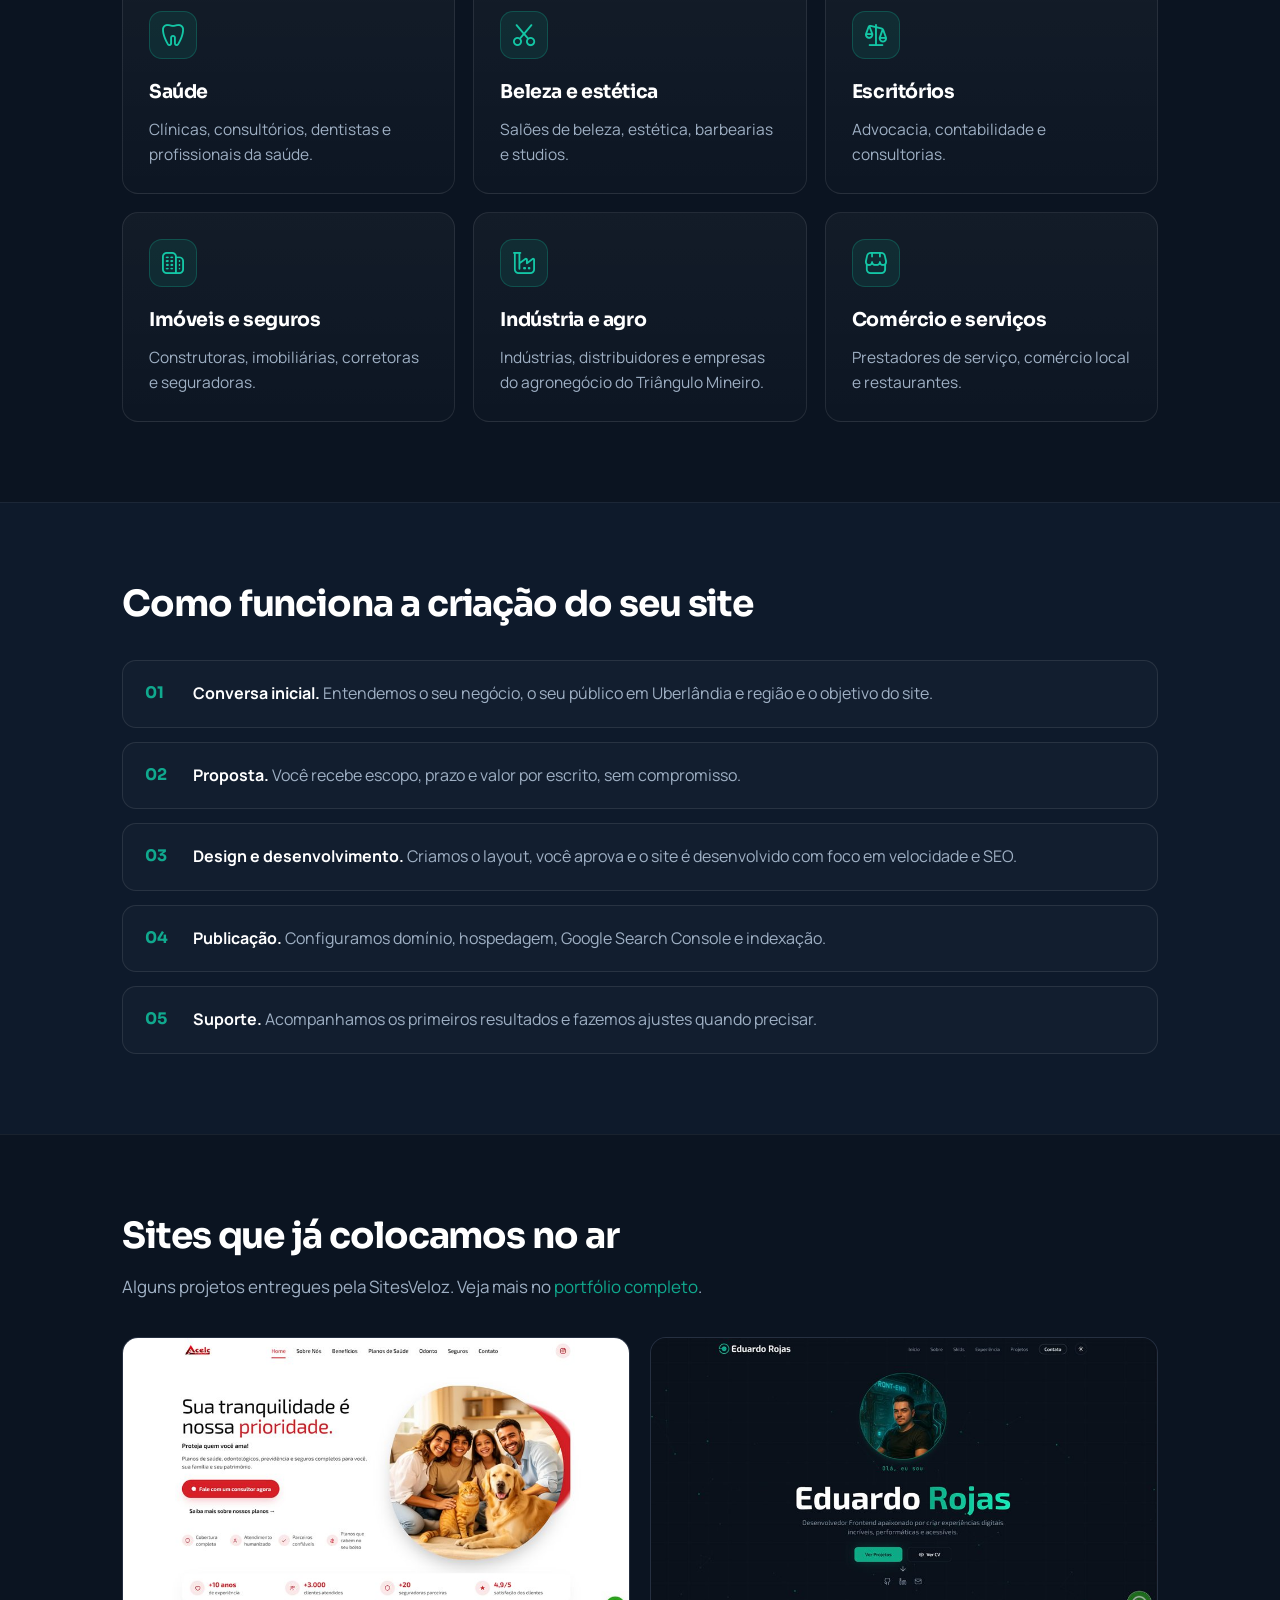
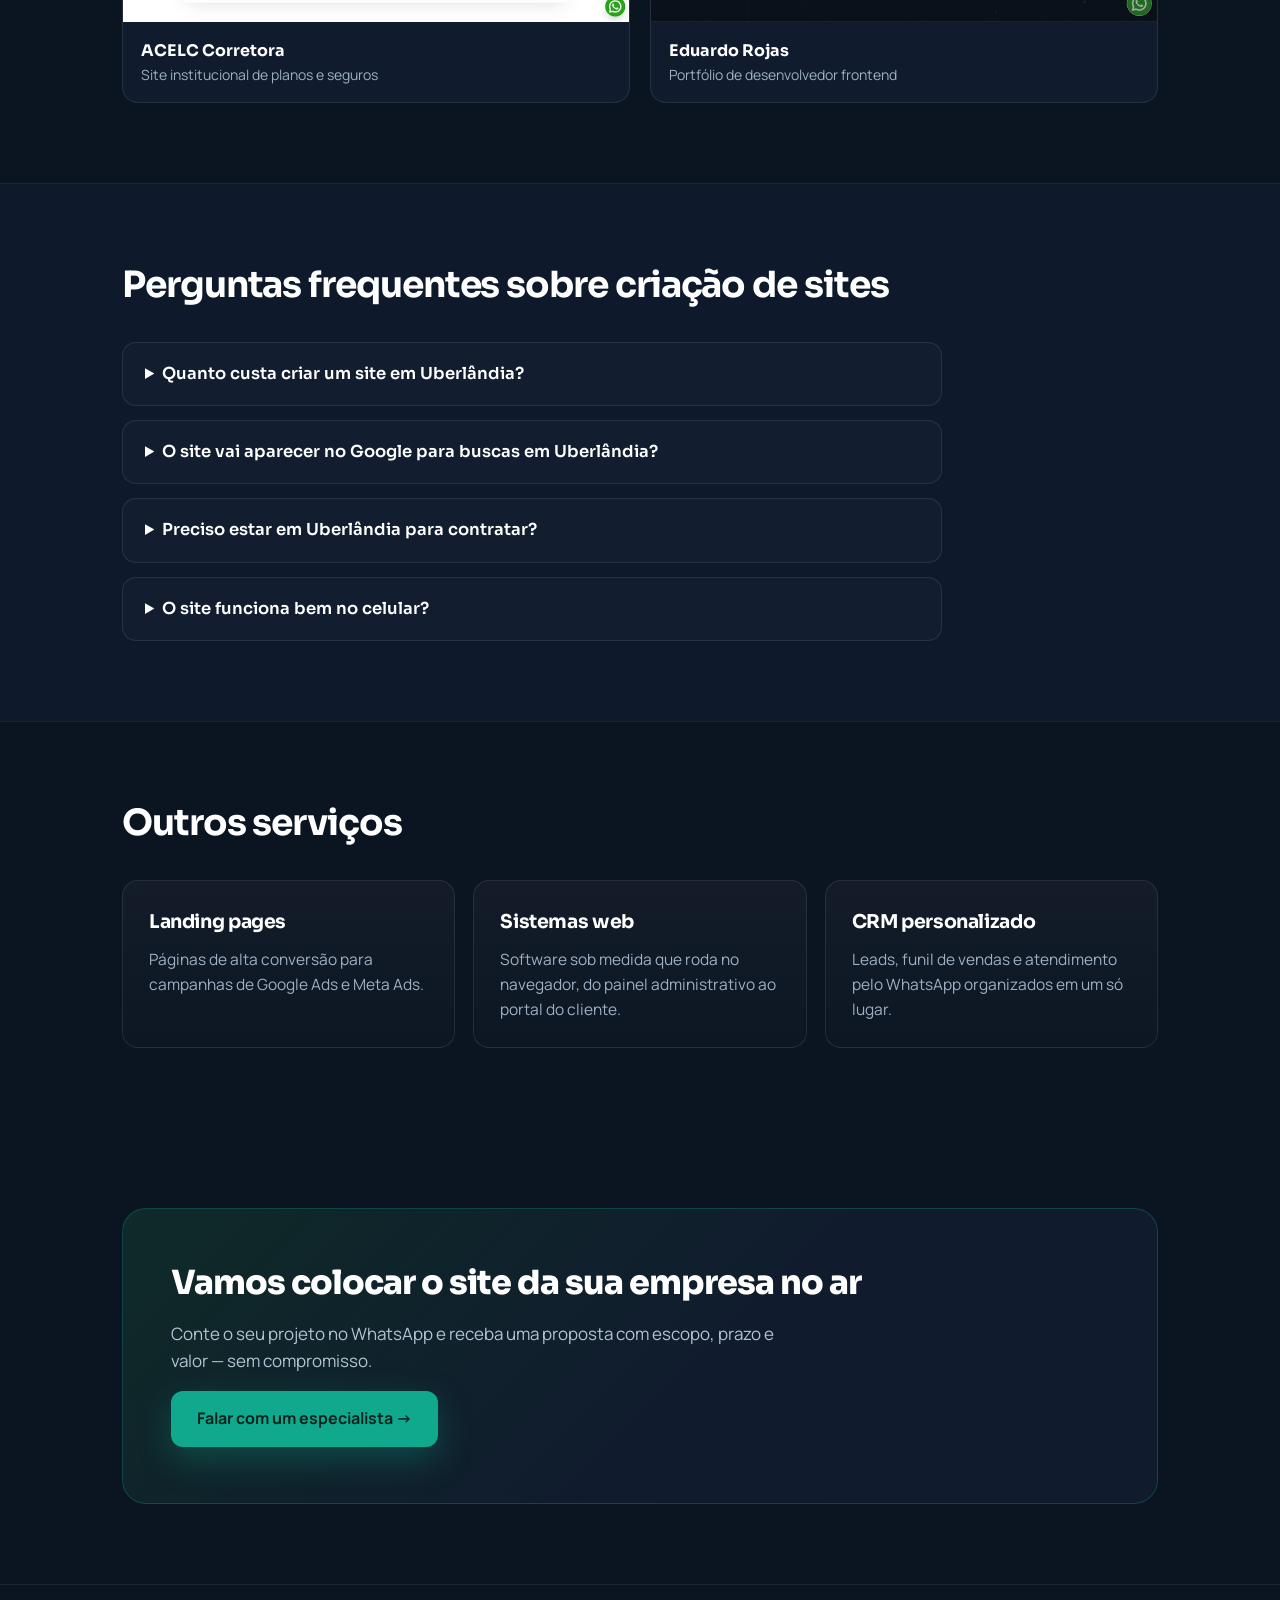
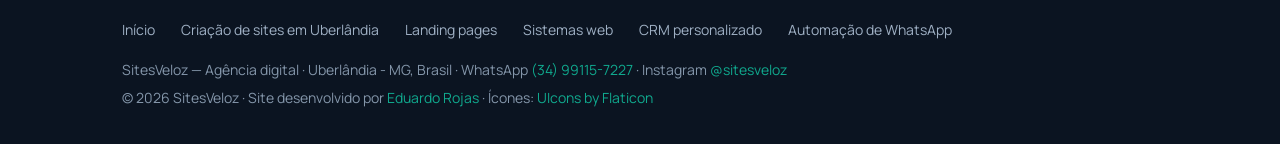
<file: criacao-de-sites-uberlandia/index.html>
<!DOCTYPE html>
<html lang="pt-BR">

<head>
  <meta charset="utf-8">
  <meta name="viewport" content="width=device-width, initial-scale=1">
  <title>Criação de Sites em Uberlândia-MG | SitesVeloz</title>
  <meta name="description" content="Criação de sites profissionais em Uberlândia-MG: institucionais, rápidos, responsivos e com SEO local para aparecer no Google. Peça orçamento.">
  <meta name="robots" content="index, follow, max-image-preview:large, max-snippet:-1">
  <meta name="theme-color" content="#0B1421">
  <meta name="geo.region" content="BR-MG">
  <meta name="geo.placename" content="Uberlândia, Minas Gerais">
  <meta name="geo.position" content="-18.9186;-48.2772">
  <meta name="ICBM" content="-18.9186, -48.2772">
  <meta name="author" content="SitesVeloz">
  <link rel="canonical" href="https://sitesveloz.com.br/criacao-de-sites-uberlandia/">
  <link rel="icon" type="image/webp" href="/assets/logo.webp">
  <link rel="apple-touch-icon" href="/assets/logo.webp">

  <meta property="og:type" content="website">
  <meta property="og:locale" content="pt_BR">
  <meta property="og:site_name" content="SitesVeloz">
  <meta property="og:url" content="https://sitesveloz.com.br/criacao-de-sites-uberlandia/">
  <meta property="og:title" content="Criação de sites profissionais em Uberlândia-MG">
  <meta property="og:description" content="Sites institucionais e empresariais rápidos, responsivos e prontos para o Google, para empresas de Uberlândia e do Triângulo Mineiro.">
  <meta property="og:image" content="https://sitesveloz.com.br/assets/og/criacao-de-sites-uberlandia.jpg">
  <meta property="og:image:secure_url" content="https://sitesveloz.com.br/assets/og/criacao-de-sites-uberlandia.jpg">
  <meta property="og:image:type" content="image/jpeg">
  <meta property="og:image:width" content="1200">
  <meta property="og:image:height" content="630">
  <meta property="og:image:alt" content="Criação de sites profissionais em Uberlândia-MG — SitesVeloz">
  <meta name="twitter:card" content="summary_large_image">
  <meta name="twitter:title" content="Criação de sites profissionais em Uberlândia-MG">
  <meta name="twitter:description" content="Sites institucionais e empresariais rápidos, responsivos e prontos para o Google, para empresas de Uberlândia e do Triângulo Mineiro.">
  <meta name="twitter:image" content="https://sitesveloz.com.br/assets/og/criacao-de-sites-uberlandia.jpg">
  <meta name="twitter:image:alt" content="Criação de sites profissionais em Uberlândia-MG — SitesVeloz">

  <link rel="preconnect" href="https://fonts.googleapis.com">
  <link rel="preconnect" href="https://fonts.gstatic.com" crossorigin>
  <link href="https://fonts.googleapis.com/css2?family=Sora:wght@600;700;800&family=Manrope:wght@400;500;600;700&display=swap" rel="stylesheet">
  <link rel="stylesheet" href="/assets/pages.css">

  <script type="application/ld+json">
  {
    "@context": "https://schema.org",
    "@graph": [
      {
        "@type": [
          "ProfessionalService",
          "LocalBusiness"
        ],
        "@id": "https://sitesveloz.com.br/#organization",
        "name": "SitesVeloz",
        "url": "https://sitesveloz.com.br/",
        "logo": "https://sitesveloz.com.br/assets/logo.webp",
        "image": "https://sitesveloz.com.br/assets/og-image.jpg",
        "telephone": "+55-34-99115-7227",
        "priceRange": "$",
        "address": {
          "@type": "PostalAddress",
          "addressLocality": "Uberlândia",
          "addressRegion": "MG",
          "addressCountry": "BR"
        },
        "geo": {
          "@type": "GeoCoordinates",
          "latitude": -18.9186,
          "longitude": -48.2772
        },
        "sameAs": [
          "https://www.instagram.com/sitesveloz/"
        ]
      },
      {
        "@type": "WebSite",
        "@id": "https://sitesveloz.com.br/#website",
        "url": "https://sitesveloz.com.br/",
        "name": "SitesVeloz",
        "inLanguage": "pt-BR",
        "publisher": {
          "@id": "https://sitesveloz.com.br/#organization"
        }
      },
      {
        "@type": "Service",
        "@id": "https://sitesveloz.com.br/criacao-de-sites-uberlandia/#service",
        "image": [
          "https://sitesveloz.com.br/assets/og/criacao-de-sites-uberlandia.jpg",
          "https://sitesveloz.com.br/assets/ilustracoes/criacao-de-sites.svg"
        ],
        "name": "Criação de sites profissionais em Uberlândia",
        "serviceType": "Criação de sites",
        "url": "https://sitesveloz.com.br/criacao-de-sites-uberlandia/",
        "description": "Sites empresariais e institucionais rápidos, responsivos e otimizados para o Google, para empresas de Uberlândia e Minas Gerais.",
        "provider": {
          "@id": "https://sitesveloz.com.br/#organization"
        },
        "areaServed": [
          {
            "@type": "City",
            "name": "Uberlândia"
          },
          {
            "@type": "AdministrativeArea",
            "name": "Triângulo Mineiro"
          },
          {
            "@type": "State",
            "name": "Minas Gerais"
          }
        ],
        "audience": {
          "@type": "BusinessAudience",
          "name": "Pequenas e médias empresas, profissionais liberais e prestadores de serviço"
        },
        "availableChannel": {
          "@type": "ServiceChannel",
          "name": "Orçamento pelo WhatsApp",
          "serviceUrl": "https://api.whatsapp.com/send?phone=5534991157227",
          "servicePhone": {
            "@type": "ContactPoint",
            "telephone": "+55-34-99115-7227",
            "contactType": "sales",
            "availableLanguage": [
              "Portuguese"
            ]
          }
        },
        "hasOfferCatalog": {
          "@type": "OfferCatalog",
          "name": "O que está incluso — Criação de sites profissionais em Uberlândia",
          "itemListElement": [
            {
              "@type": "Offer",
              "itemOffered": {
                "@type": "Service",
                "name": "Design sob medida",
                "description": "Layout exclusivo com a identidade da marca, sem template genérico."
              }
            },
            {
              "@type": "Offer",
              "itemOffered": {
                "@type": "Service",
                "name": "SEO local para Uberlândia",
                "description": "Títulos, textos e dados estruturados Schema.org para buscas locais."
              }
            },
            {
              "@type": "Offer",
              "itemOffered": {
                "@type": "Service",
                "name": "Velocidade e Core Web Vitals",
                "description": "Imagens otimizadas, código enxuto e boas notas no PageSpeed."
              }
            },
            {
              "@type": "Offer",
              "itemOffered": {
                "@type": "Service",
                "name": "Pronto para o celular",
                "description": "Layout responsivo, botões de WhatsApp e ligação, mapa e rotas."
              }
            },
            {
              "@type": "Offer",
              "itemOffered": {
                "@type": "Service",
                "name": "Conversão em contato",
                "description": "Chamadas para ação, formulários e integração com WhatsApp."
              }
            },
            {
              "@type": "Offer",
              "itemOffered": {
                "@type": "Service",
                "name": "Suporte direto",
                "description": "Contato direto com quem desenvolveu o site, sem intermediários."
              }
            }
          ]
        },
        "mainEntityOfPage": {
          "@id": "https://sitesveloz.com.br/criacao-de-sites-uberlandia/#webpage"
        }
      },
      {
        "@type": "WebPage",
        "@id": "https://sitesveloz.com.br/criacao-de-sites-uberlandia/#webpage",
        "url": "https://sitesveloz.com.br/criacao-de-sites-uberlandia/",
        "name": "Criação de Sites em Uberlândia-MG | SitesVeloz",
        "inLanguage": "pt-BR",
        "isPartOf": {
          "@id": "https://sitesveloz.com.br/#website"
        },
        "about": {
          "@id": "https://sitesveloz.com.br/criacao-de-sites-uberlandia/#service"
        },
        "breadcrumb": {
          "@id": "https://sitesveloz.com.br/criacao-de-sites-uberlandia/#breadcrumb"
        },
        "dateModified": "2026-10-01",
        "description": "Criação de sites profissionais em Uberlândia-MG: institucionais, rápidos, responsivos e com SEO local para aparecer no Google. Peça orçamento.",
        "primaryImageOfPage": {
          "@type": "ImageObject",
          "url": "https://sitesveloz.com.br/assets/og/criacao-de-sites-uberlandia.jpg",
          "width": 1200,
          "height": 630,
          "caption": "Criação de sites profissionais em Uberlândia-MG — SitesVeloz"
        },
        "image": "https://sitesveloz.com.br/assets/og/criacao-de-sites-uberlandia.jpg",
        "publisher": {
          "@id": "https://sitesveloz.com.br/#organization"
        },
        "mainEntity": {
          "@id": "https://sitesveloz.com.br/criacao-de-sites-uberlandia/#service"
        }
      },
      {
        "@type": "BreadcrumbList",
        "@id": "https://sitesveloz.com.br/criacao-de-sites-uberlandia/#breadcrumb",
        "itemListElement": [
          {
            "@type": "ListItem",
            "position": 1,
            "name": "Início",
            "item": "https://sitesveloz.com.br/"
          },
          {
            "@type": "ListItem",
            "position": 2,
            "name": "Criação de sites em Uberlândia",
            "item": "https://sitesveloz.com.br/criacao-de-sites-uberlandia/"
          }
        ]
      },
      {
        "@type": "FAQPage",
        "@id": "https://sitesveloz.com.br/criacao-de-sites-uberlandia/#faq",
        "mainEntity": [
          {
            "@type": "Question",
            "name": "Quanto custa criar um site em Uberlândia?",
            "acceptedAnswer": {
              "@type": "Answer",
              "text": "O valor depende do escopo: quantidade de páginas, funcionalidades (blog, formulários, integrações) e se o conteúdo já está pronto. A SitesVeloz envia uma proposta personalizada pelo WhatsApp, com escopo, prazo e valor, sem compromisso."
            }
          },
          {
            "@type": "Question",
            "name": "O site vai aparecer no Google para buscas em Uberlândia?",
            "acceptedAnswer": {
              "@type": "Answer",
              "text": "Todo site da SitesVeloz é entregue com SEO técnico e local: títulos e descrições com a sua cidade, dados estruturados Schema.org, carregamento rápido, versão mobile, sitemap e orientação para configurar o Perfil da Empresa no Google. Isso aumenta as chances de aparecer em buscas como “sua atividade + Uberlândia”."
            }
          },
          {
            "@type": "Question",
            "name": "Preciso estar em Uberlândia para contratar?",
            "acceptedAnswer": {
              "@type": "Answer",
              "text": "Não. A SitesVeloz é de Uberlândia e atende toda Minas Gerais e o Brasil de forma online, pelo WhatsApp e videochamada, com contato direto com o desenvolvedor."
            }
          },
          {
            "@type": "Question",
            "name": "O site funciona bem no celular?",
            "acceptedAnswer": {
              "@type": "Answer",
              "text": "Sim. Todos os sites são responsivos e desenvolvidos pensando primeiro no celular, que é de onde vem a maior parte das visitas de negócios locais."
            }
          }
        ]
      }
    ]
  }
  </script>
</head>

<body>
  <header class="top">
    <div class="wrap">
      <a class="brand" href="/">
        <img src="/assets/logo.webp" alt="SitesVeloz" width="38" height="38">
        <span>Sites<b>Veloz</b></span>
      </a>
      <nav class="top-nav" aria-label="Menu principal">
        <a href="#servicos">Serviços</a>
        <a href="#portfolio">Portfólio</a>
        <a href="#faq">FAQ</a>
        <a href="#contato">Contato</a>
      </nav>
      <div class="top-actions">
        <a class="ig" href="https://www.instagram.com/sitesveloz/" target="_blank" rel="noopener me" aria-label="Instagram da SitesVeloz" title="@sitesveloz no Instagram">
          <svg width="18" height="18" viewBox="0 0 24 24" fill="none" stroke="currentColor" stroke-width="2" stroke-linecap="round" stroke-linejoin="round" aria-hidden="true"><rect x="3" y="3" width="18" height="18" rx="5"></rect><circle cx="12" cy="12" r="4"></circle><circle cx="17.5" cy="6.5" r="0.6" fill="currentColor"></circle></svg>
        </a>
        <a class="btn btn-sm" href="https://api.whatsapp.com/send?phone=5534991157227&amp;text=Ol%C3%A1!%20Quero%20um%20or%C3%A7amento%20de%20site." target="_blank" rel="noopener">Pedir orçamento</a>
      </div>
    </div>
  </header>

  <main>
    <nav class="crumbs wrap" aria-label="Você está em">
      <ol>
        <li><a href="/">Início</a></li>
        <li aria-current="page">Criação de sites em Uberlândia</li>
      </ol>
    </nav>

    <section class="hero">
      <div class="wrap hero-grid">
        <div>
        <div class="eyebrow">Agência digital em Uberlândia-MG · desde 2019</div>
        <h1>Criação de sites profissionais em Uberlândia</h1>
        <p class="lead">A SitesVeloz cria sites institucionais e empresariais para negócios de Uberlândia e de toda Minas Gerais:
          rápidos, bonitos no celular e preparados para aparecer no Google quando o cliente procura pelo seu serviço na cidade.</p>
        <div class="actions">
          <a class="btn" href="https://api.whatsapp.com/send?phone=5534991157227&amp;text=Ol%C3%A1!%20Quero%20um%20or%C3%A7amento%20de%20site." target="_blank" rel="noopener">Pedir orçamento no WhatsApp →</a>
          <a class="btn-ghost" href="#portfolio">Ver projetos</a>
        </div>
        </div>
        <figure class="hero-art">
          <img src="/assets/ilustracoes/criacao-de-sites.svg" alt="Ilustração de site profissional responsivo no computador e no celular, aparecendo na busca do Google em Uberlândia" width="560" height="460" fetchpriority="high">
        </figure>
      </div>
    </section>

    <section class="section alt">
      <div class="wrap">
        <h2>O que vem em todo site da SitesVeloz</h2>
        <p>Um site profissional não é só visual: ele precisa carregar rápido, passar confiança e transformar visitas em contatos.</p>
        <div class="grid">
          <div class="card">
            <h3>Design sob medida</h3>
            <p>Layout exclusivo com a identidade da sua marca — nada de template genérico igual ao do concorrente.</p>
          </div>
          <div class="card">
            <h3>SEO local para Uberlândia</h3>
            <p>Títulos, textos e dados estruturados (Schema.org) pensados para buscas como “dentista em Uberlândia” ou “advogado no Triângulo Mineiro”.</p>
          </div>
          <div class="card">
            <h3>Velocidade e Core Web Vitals</h3>
            <p>Imagens otimizadas, código enxuto e boas notas no PageSpeed — o Google favorece sites rápidos.</p>
          </div>
          <div class="card">
            <h3>Pronto para o celular</h3>
            <p>Layout responsivo, botões de WhatsApp e ligação a um toque, mapa e rotas para quem está na rua.</p>
          </div>
          <div class="card">
            <h3>Conversão em contato</h3>
            <p>Chamadas para ação claras, formulários e integração com WhatsApp para gerar orçamentos de verdade.</p>
          </div>
          <div class="card">
            <h3>Suporte direto</h3>
            <p>Depois do site no ar, você continua falando com quem desenvolveu, sem intermediários.</p>
          </div>
        </div>
      </div>
    </section>

    <section class="section">
      <div class="wrap">
        <h2>Para quem fazemos sites em Uberlândia</h2>
        <div class="grid">
          <div class="card">
            <span class="card-icon" aria-hidden="true"><i class="fi fi-tooth"></i></span>
            <h3>Saúde</h3>
            <p>Clínicas, consultórios, dentistas e profissionais da saúde.</p>
          </div>
          <div class="card">
            <span class="card-icon" aria-hidden="true"><i class="fi fi-scissors"></i></span>
            <h3>Beleza e estética</h3>
            <p>Salões de beleza, estética, barbearias e studios.</p>
          </div>
          <div class="card">
            <span class="card-icon" aria-hidden="true"><i class="fi fi-balance-scale-right"></i></span>
            <h3>Escritórios</h3>
            <p>Advocacia, contabilidade e consultorias.</p>
          </div>
          <div class="card">
            <span class="card-icon" aria-hidden="true"><i class="fi fi-building"></i></span>
            <h3>Imóveis e seguros</h3>
            <p>Construtoras, imobiliárias, corretoras e seguradoras.</p>
          </div>
          <div class="card">
            <span class="card-icon" aria-hidden="true"><i class="fi fi-industry-alt"></i></span>
            <h3>Indústria e agro</h3>
            <p>Indústrias, distribuidores e empresas do agronegócio do Triângulo Mineiro.</p>
          </div>
          <div class="card">
            <span class="card-icon" aria-hidden="true"><i class="fi fi-shop"></i></span>
            <h3>Comércio e serviços</h3>
            <p>Prestadores de serviço, comércio local e restaurantes.</p>
          </div>
        </div>
      </div>
    </section>

    <section class="section alt" id="como-funciona">
      <div class="wrap">
        <h2>Como funciona a criação do seu site</h2>
        <ol class="steps">
          <li><strong>Conversa inicial.</strong> Entendemos o seu negócio, o seu público em Uberlândia e região e o objetivo do site.</li>
          <li><strong>Proposta.</strong> Você recebe escopo, prazo e valor por escrito, sem compromisso.</li>
          <li><strong>Design e desenvolvimento.</strong> Criamos o layout, você aprova e o site é desenvolvido com foco em velocidade e SEO.</li>
          <li><strong>Publicação.</strong> Configuramos domínio, hospedagem, Google Search Console e indexação.</li>
          <li><strong>Suporte.</strong> Acompanhamos os primeiros resultados e fazemos ajustes quando precisar.</li>
        </ol>
      </div>
    </section>

    <section class="section" id="portfolio">
      <div class="wrap">
        <h2>Sites que já colocamos no ar</h2>
        <p>Alguns projetos entregues pela SitesVeloz. Veja mais no <a href="/#portfolio">portfólio completo</a>.</p>
        <div class="shots">
          <figure class="shot" style="margin:0;">
            <a href="https://acelc.com.br/" target="_blank" rel="noopener">
              <img src="/assets/pf-acelc.jpg" alt="Site institucional da ACELC Corretora de planos e seguros, desenvolvido pela SitesVeloz" width="800" height="450" loading="lazy" decoding="async">
            </a>
            <figcaption><strong>ACELC Corretora</strong>Site institucional de planos e seguros</figcaption>
          </figure>
          <figure class="shot" style="margin:0;">
            <a href="https://dev.eduardorojas.com.br/" target="_blank" rel="noopener">
              <img src="/assets/pf-eduardorojas.jpg" alt="Portfólio do desenvolvedor Eduardo Rojas, desenvolvido pela SitesVeloz" width="800" height="450" loading="lazy" decoding="async">
            </a>
            <figcaption><strong>Eduardo Rojas</strong>Portfólio de desenvolvedor frontend</figcaption>
          </figure>
        </div>
      </div>
    </section>

    <section class="section alt" id="faq">
      <div class="wrap">
        <h2>Perguntas frequentes sobre criação de sites</h2>
        <div class="faq">
          <details>
            <summary>Quanto custa criar um site em Uberlândia?</summary>
            <p>O valor depende do escopo: quantidade de páginas, funcionalidades (blog, formulários, integrações) e se o conteúdo já está pronto. A SitesVeloz envia uma proposta personalizada pelo WhatsApp, com escopo, prazo e valor, sem compromisso.</p>
          </details>
          <details>
            <summary>O site vai aparecer no Google para buscas em Uberlândia?</summary>
            <p>Todo site da SitesVeloz é entregue com SEO técnico e local: títulos e descrições com a sua cidade, dados estruturados Schema.org, carregamento rápido, versão mobile, sitemap e orientação para configurar o Perfil da Empresa no Google. Isso aumenta as chances de aparecer em buscas como “sua atividade + Uberlândia”.</p>
          </details>
          <details>
            <summary>Preciso estar em Uberlândia para contratar?</summary>
            <p>Não. A SitesVeloz é de Uberlândia e atende toda Minas Gerais e o Brasil de forma online, pelo WhatsApp e videochamada, com contato direto com o desenvolvedor.</p>
          </details>
          <details>
            <summary>O site funciona bem no celular?</summary>
            <p>Sim. Todos os sites são responsivos e desenvolvidos pensando primeiro no celular, que é de onde vem a maior parte das visitas de negócios locais.</p>
          </details>
        </div>
      </div>
    </section>

    <section class="section" id="servicos">
      <div class="wrap">
        <h2>Outros serviços</h2>
        <div class="grid">
          <a class="card" href="/landing-page-uberlandia/">
            <h3>Landing pages</h3>
            <p>Páginas de alta conversão para campanhas de Google Ads e Meta Ads.</p>
          </a>
          <a class="card" href="/desenvolvimento-de-sistemas-web-uberlandia/">
            <h3>Sistemas web</h3>
            <p>Software sob medida que roda no navegador, do painel administrativo ao portal do cliente.</p>
          </a>
          <a class="card" href="/crm-personalizado-uberlandia/">
            <h3>CRM personalizado</h3>
            <p>Leads, funil de vendas e atendimento pelo WhatsApp organizados em um só lugar.</p>
          </a>
        </div>
      </div>
    </section>

    <div class="wrap">
      <section class="cta" id="contato">
        <h2>Vamos colocar o site da sua empresa no ar</h2>
        <p>Conte o seu projeto no WhatsApp e receba uma proposta com escopo, prazo e valor — sem compromisso.</p>
        <a class="btn" href="https://api.whatsapp.com/send?phone=5534991157227&amp;text=Ol%C3%A1!%20Quero%20um%20or%C3%A7amento%20de%20site." target="_blank" rel="noopener">Falar com um especialista →</a>
      </section>
    </div>
  </main>

  <footer class="foot">
    <div class="wrap">
      <nav aria-label="Serviços">
        <a href="/">Início</a>
        <a href="/criacao-de-sites-uberlandia/">Criação de sites em Uberlândia</a>
        <a href="/landing-page-uberlandia/">Landing pages</a>
        <a href="/desenvolvimento-de-sistemas-web-uberlandia/">Sistemas web</a>
        <a href="/crm-personalizado-uberlandia/">CRM personalizado</a>
        <a href="/automacao-whatsapp-uberlandia/">Automação de WhatsApp</a>
      </nav>
      <div>SitesVeloz — Agência digital · Uberlândia - MG, Brasil · WhatsApp <a href="https://api.whatsapp.com/send?phone=5534991157227" target="_blank" rel="noopener">(34) 99115-7227</a> · Instagram <a href="https://www.instagram.com/sitesveloz/" target="_blank" rel="noopener me">@sitesveloz</a></div>
      <div style="margin-top:6px;">© 2026 SitesVeloz · Site desenvolvido por <a href="https://eduardorojas.com.br" target="_blank" rel="noopener">Eduardo Rojas</a> · Ícones: <a href="https://www.flaticon.com/uicons" target="_blank" rel="noopener">UIcons by Flaticon</a></div>
    </div>
  </footer>

  <a class="wa-float" href="https://api.whatsapp.com/send?phone=5534991157227" target="_blank" rel="noopener" aria-label="WhatsApp">
    <img src="/assets/whatsapp.png" alt="WhatsApp" width="60" height="60" loading="lazy">
  </a>
</body>

</html>
</file>
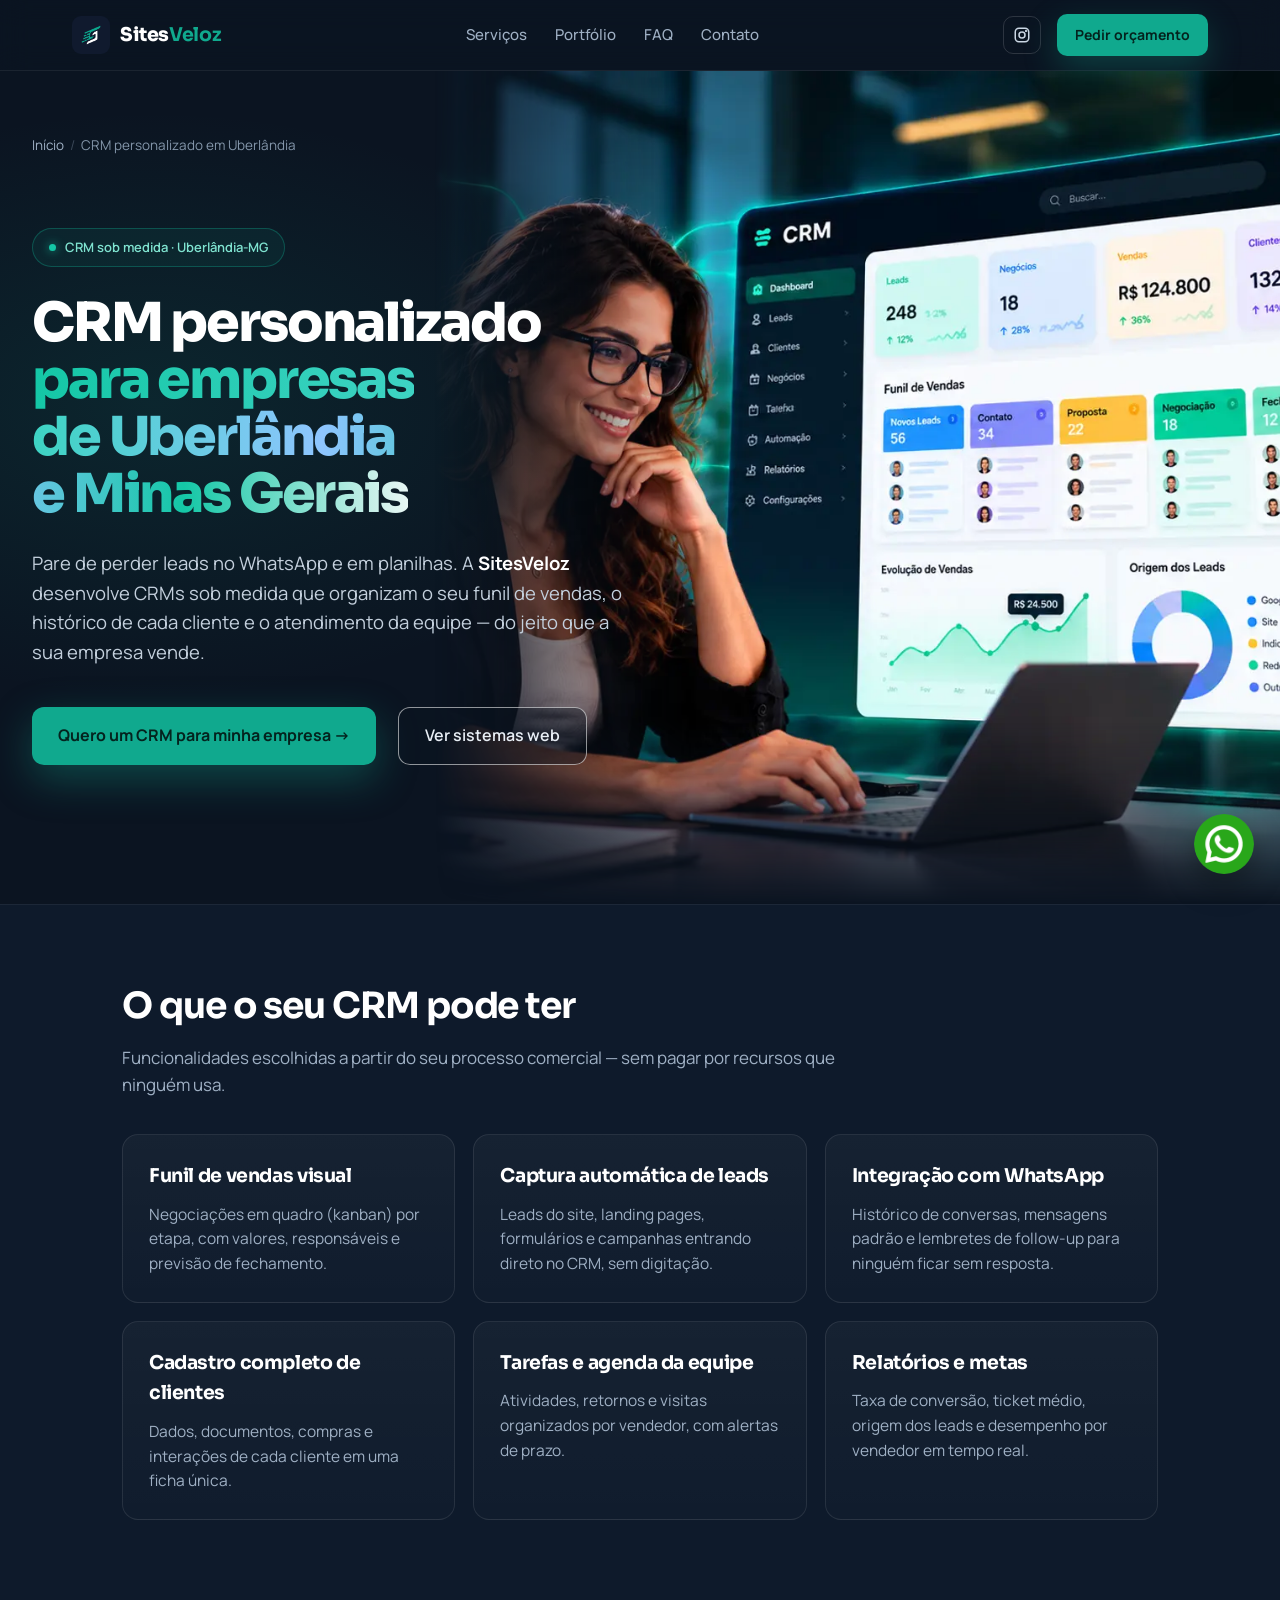
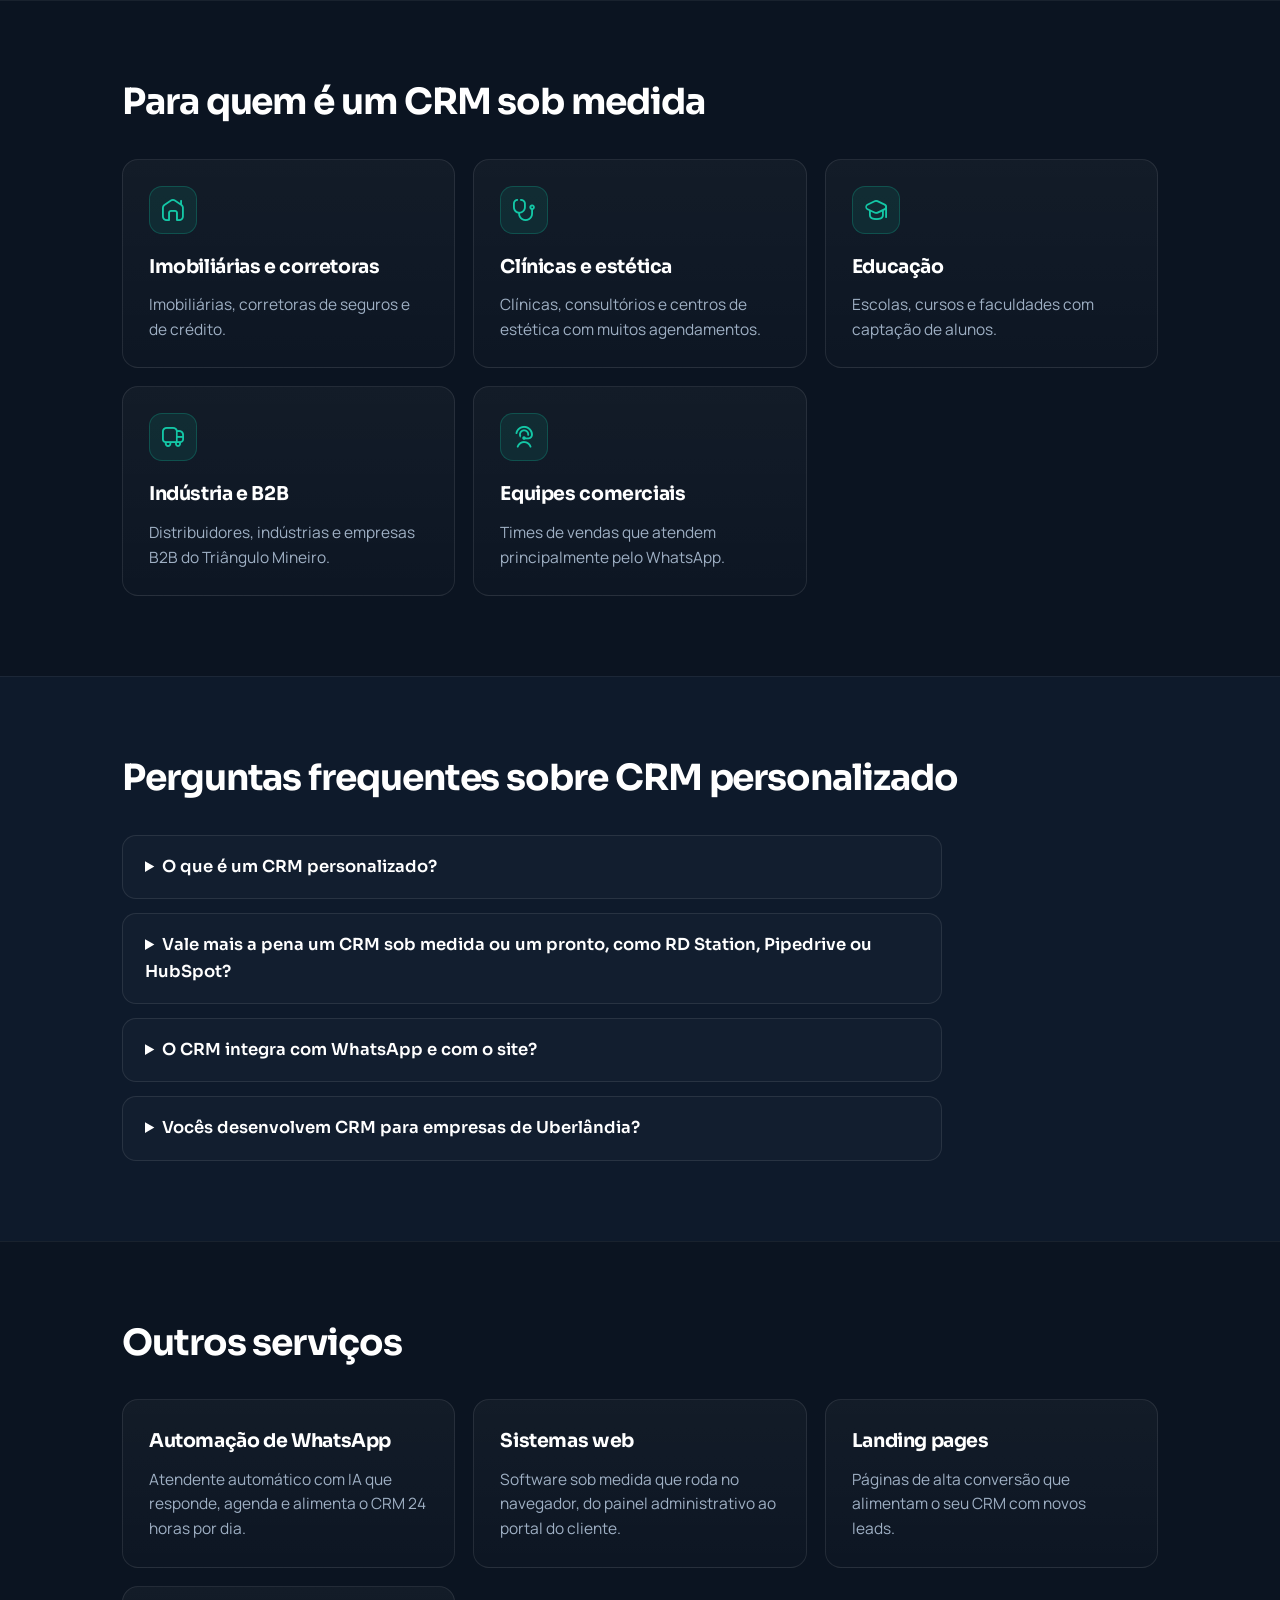
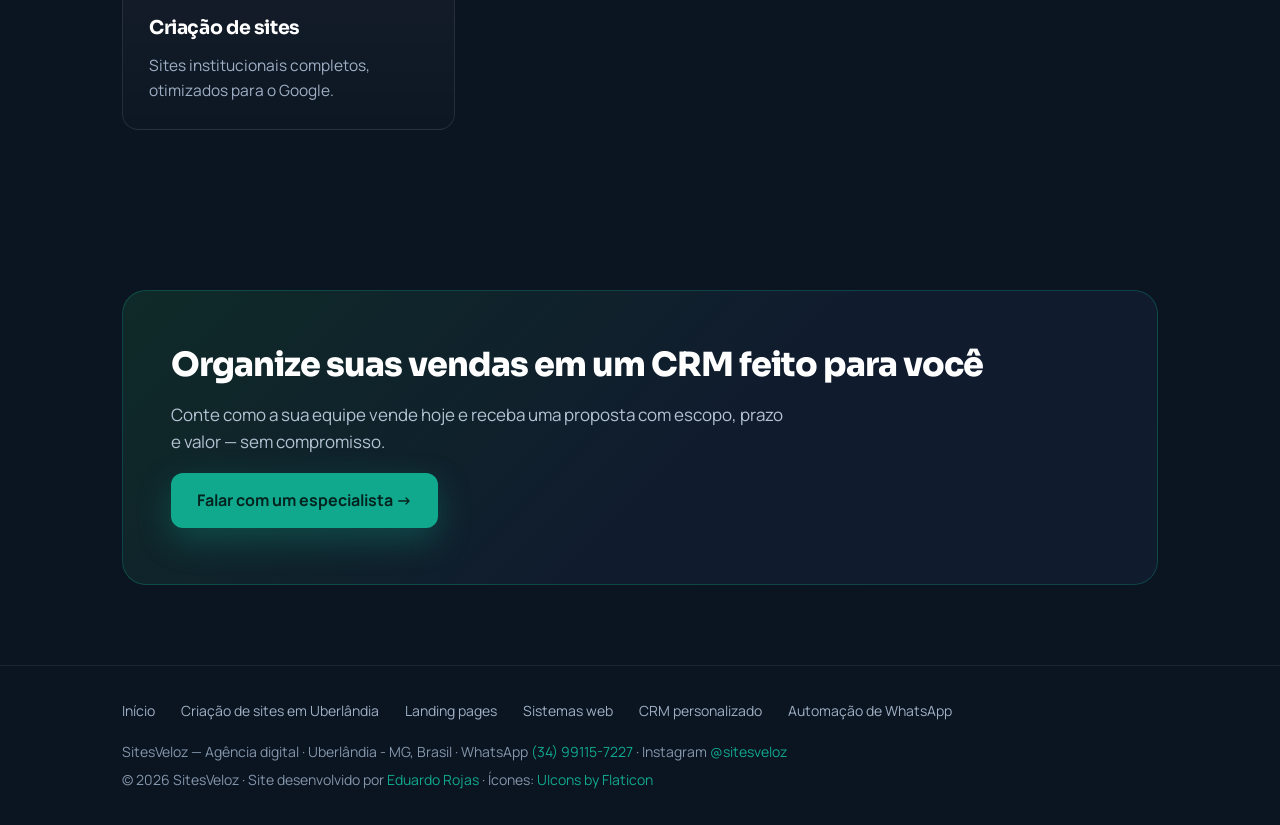
<file: crm-personalizado-uberlandia/index.html>
<!DOCTYPE html>
<html lang="pt-BR">

<head>
  <meta charset="utf-8">
  <meta name="viewport" content="width=device-width, initial-scale=1">
  <title>CRM Personalizado em Uberlândia-MG | Sob Medida | SitesVeloz</title>
  <meta name="description" content="CRM sob medida em Uberlândia-MG: organize leads, funil de vendas, clientes e atendimento pelo WhatsApp em um sistema feito para a sua empresa.">
  <meta name="robots" content="index, follow, max-image-preview:large, max-snippet:-1">
  <meta name="theme-color" content="#0B1421">
  <meta name="geo.region" content="BR-MG">
  <meta name="geo.placename" content="Uberlândia, Minas Gerais">
  <meta name="geo.position" content="-18.9186;-48.2772">
  <meta name="ICBM" content="-18.9186, -48.2772">
  <meta name="author" content="SitesVeloz">
  <link rel="canonical" href="https://sitesveloz.com.br/crm-personalizado-uberlandia/">
  <link rel="icon" type="image/webp" href="/assets/logo.webp">
  <link rel="apple-touch-icon" href="/assets/logo.webp">

  <meta property="og:type" content="website">
  <meta property="og:locale" content="pt_BR">
  <meta property="og:site_name" content="SitesVeloz">
  <meta property="og:url" content="https://sitesveloz.com.br/crm-personalizado-uberlandia/">
  <meta property="og:title" content="CRM personalizado para empresas de Uberlândia-MG">
  <meta property="og:description" content="Leads, funil de vendas, clientes e atendimento pelo WhatsApp organizados em um CRM feito para o processo comercial da sua empresa.">
  <meta property="og:image" content="https://sitesveloz.com.br/assets/og/crm-personalizado-uberlandia.jpg">
  <meta property="og:image:secure_url" content="https://sitesveloz.com.br/assets/og/crm-personalizado-uberlandia.jpg">
  <meta property="og:image:type" content="image/jpeg">
  <meta property="og:image:width" content="1200">
  <meta property="og:image:height" content="630">
  <meta property="og:image:alt" content="CRM personalizado sob medida em Uberlândia-MG — SitesVeloz">
  <meta name="twitter:card" content="summary_large_image">
  <meta name="twitter:title" content="CRM personalizado para empresas de Uberlândia-MG">
  <meta name="twitter:description" content="Leads, funil de vendas, clientes e atendimento pelo WhatsApp organizados em um CRM feito para o processo comercial da sua empresa.">
  <meta name="twitter:image" content="https://sitesveloz.com.br/assets/og/crm-personalizado-uberlandia.jpg">
  <meta name="twitter:image:alt" content="CRM personalizado sob medida em Uberlândia-MG — SitesVeloz">

  <link rel="preconnect" href="https://fonts.googleapis.com">
  <link rel="preconnect" href="https://fonts.gstatic.com" crossorigin>
  <link href="https://fonts.googleapis.com/css2?family=Sora:wght@600;700;800&family=Manrope:wght@400;500;600;700&display=swap" rel="stylesheet">
  <link rel="stylesheet" href="/assets/pages.css">
  <link rel="preload" as="image" href="/assets/hero-crm-800.webp" media="(max-width: 900px)" fetchpriority="high">
  <link rel="preload" as="image" href="/assets/hero-crm.webp" media="(min-width: 901px)" fetchpriority="high">

  <script type="application/ld+json">
  {
    "@context": "https://schema.org",
    "@graph": [
      {
        "@type": [
          "ProfessionalService",
          "LocalBusiness"
        ],
        "@id": "https://sitesveloz.com.br/#organization",
        "name": "SitesVeloz",
        "url": "https://sitesveloz.com.br/",
        "logo": "https://sitesveloz.com.br/assets/logo.webp",
        "image": "https://sitesveloz.com.br/assets/og-image.jpg",
        "telephone": "+55-34-99115-7227",
        "priceRange": "$",
        "address": {
          "@type": "PostalAddress",
          "addressLocality": "Uberlândia",
          "addressRegion": "MG",
          "addressCountry": "BR"
        },
        "geo": {
          "@type": "GeoCoordinates",
          "latitude": -18.9186,
          "longitude": -48.2772
        },
        "sameAs": [
          "https://www.instagram.com/sitesveloz/"
        ]
      },
      {
        "@type": "WebSite",
        "@id": "https://sitesveloz.com.br/#website",
        "url": "https://sitesveloz.com.br/",
        "name": "SitesVeloz",
        "inLanguage": "pt-BR",
        "publisher": {
          "@id": "https://sitesveloz.com.br/#organization"
        }
      },
      {
        "@type": "Service",
        "@id": "https://sitesveloz.com.br/crm-personalizado-uberlandia/#service",
        "image": [
          "https://sitesveloz.com.br/assets/og/crm-personalizado-uberlandia.jpg"
        ],
        "name": "CRM personalizado em Uberlândia",
        "serviceType": "Desenvolvimento de CRM",
        "url": "https://sitesveloz.com.br/crm-personalizado-uberlandia/",
        "description": "CRM sob medida para organizar leads, funil de vendas, clientes e atendimento via WhatsApp, feito para o processo comercial da sua empresa.",
        "provider": {
          "@id": "https://sitesveloz.com.br/#organization"
        },
        "areaServed": [
          {
            "@type": "City",
            "name": "Uberlândia"
          },
          {
            "@type": "AdministrativeArea",
            "name": "Triângulo Mineiro"
          },
          {
            "@type": "State",
            "name": "Minas Gerais"
          }
        ],
        "audience": {
          "@type": "BusinessAudience",
          "name": "Imobiliárias, corretoras, clínicas, escolas, indústrias B2B e equipes comerciais que vendem pelo WhatsApp"
        },
        "availableChannel": {
          "@type": "ServiceChannel",
          "name": "Orçamento pelo WhatsApp",
          "serviceUrl": "https://api.whatsapp.com/send?phone=5534991157227",
          "servicePhone": {
            "@type": "ContactPoint",
            "telephone": "+55-34-99115-7227",
            "contactType": "sales",
            "availableLanguage": [
              "Portuguese"
            ]
          }
        },
        "hasOfferCatalog": {
          "@type": "OfferCatalog",
          "name": "O que está incluso — CRM personalizado em Uberlândia",
          "itemListElement": [
            {
              "@type": "Offer",
              "itemOffered": {
                "@type": "Service",
                "name": "Funil de vendas visual",
                "description": "Negociações em quadro kanban por etapa, com valores, responsáveis e previsão de fechamento."
              }
            },
            {
              "@type": "Offer",
              "itemOffered": {
                "@type": "Service",
                "name": "Captura automática de leads",
                "description": "Leads do site, landing pages, formulários e campanhas entrando direto no CRM."
              }
            },
            {
              "@type": "Offer",
              "itemOffered": {
                "@type": "Service",
                "name": "Integração com WhatsApp",
                "description": "Histórico de conversas, mensagens padrão e lembretes de follow-up."
              }
            },
            {
              "@type": "Offer",
              "itemOffered": {
                "@type": "Service",
                "name": "Cadastro completo de clientes",
                "description": "Dados, documentos, compras e interações em uma ficha única."
              }
            },
            {
              "@type": "Offer",
              "itemOffered": {
                "@type": "Service",
                "name": "Tarefas e agenda da equipe",
                "description": "Atividades, retornos e visitas por vendedor, com alertas de prazo."
              }
            },
            {
              "@type": "Offer",
              "itemOffered": {
                "@type": "Service",
                "name": "Relatórios e metas",
                "description": "Taxa de conversão, ticket médio, origem dos leads e desempenho por vendedor."
              }
            }
          ]
        },
        "mainEntityOfPage": {
          "@id": "https://sitesveloz.com.br/crm-personalizado-uberlandia/#webpage"
        }
      },
      {
        "@type": "WebPage",
        "@id": "https://sitesveloz.com.br/crm-personalizado-uberlandia/#webpage",
        "url": "https://sitesveloz.com.br/crm-personalizado-uberlandia/",
        "name": "CRM Personalizado em Uberlândia-MG | Sob Medida | SitesVeloz",
        "inLanguage": "pt-BR",
        "isPartOf": {
          "@id": "https://sitesveloz.com.br/#website"
        },
        "about": {
          "@id": "https://sitesveloz.com.br/crm-personalizado-uberlandia/#service"
        },
        "breadcrumb": {
          "@id": "https://sitesveloz.com.br/crm-personalizado-uberlandia/#breadcrumb"
        },
        "dateModified": "2026-10-01",
        "description": "CRM sob medida em Uberlândia-MG: organize leads, funil de vendas, clientes e atendimento pelo WhatsApp em um sistema feito para a sua empresa.",
        "primaryImageOfPage": {
          "@type": "ImageObject",
          "url": "https://sitesveloz.com.br/assets/og/crm-personalizado-uberlandia.jpg",
          "width": 1200,
          "height": 630,
          "caption": "CRM personalizado sob medida em Uberlândia-MG — SitesVeloz"
        },
        "image": "https://sitesveloz.com.br/assets/og/crm-personalizado-uberlandia.jpg",
        "publisher": {
          "@id": "https://sitesveloz.com.br/#organization"
        },
        "mainEntity": {
          "@id": "https://sitesveloz.com.br/crm-personalizado-uberlandia/#service"
        }
      },
      {
        "@type": "BreadcrumbList",
        "@id": "https://sitesveloz.com.br/crm-personalizado-uberlandia/#breadcrumb",
        "itemListElement": [
          {
            "@type": "ListItem",
            "position": 1,
            "name": "Início",
            "item": "https://sitesveloz.com.br/"
          },
          {
            "@type": "ListItem",
            "position": 2,
            "name": "CRM personalizado em Uberlândia",
            "item": "https://sitesveloz.com.br/crm-personalizado-uberlandia/"
          }
        ]
      },
      {
        "@type": "FAQPage",
        "@id": "https://sitesveloz.com.br/crm-personalizado-uberlandia/#faq",
        "mainEntity": [
          {
            "@type": "Question",
            "name": "O que é um CRM personalizado?",
            "acceptedAnswer": {
              "@type": "Answer",
              "text": "CRM (Customer Relationship Management) é o sistema que organiza leads, clientes, negociações e atendimentos. Um CRM personalizado é desenvolvido sob medida para as etapas de venda, os campos e as integrações da sua empresa, em vez de forçar a equipe a se adaptar a um software genérico."
            }
          },
          {
            "@type": "Question",
            "name": "Vale mais a pena um CRM sob medida ou um pronto, como RD Station, Pipedrive ou HubSpot?",
            "acceptedAnswer": {
              "@type": "Answer",
              "text": "CRMs prontos são ótimos para começar, mas cobram por usuário todo mês e nem sempre se encaixam no processo da empresa. Um CRM sob medida faz sentido quando a equipe cresce, quando o processo comercial é específico ou quando é preciso integrar com sistemas internos e WhatsApp sem gambiarras."
            }
          },
          {
            "@type": "Question",
            "name": "O CRM integra com WhatsApp e com o site?",
            "acceptedAnswer": {
              "@type": "Answer",
              "text": "Sim. É possível receber automaticamente os leads do site, das landing pages e de campanhas, registrar conversas e disparar mensagens e lembretes, conforme o escopo do projeto."
            }
          },
          {
            "@type": "Question",
            "name": "Vocês desenvolvem CRM para empresas de Uberlândia?",
            "acceptedAnswer": {
              "@type": "Answer",
              "text": "Sim. A SitesVeloz é de Uberlândia-MG e desenvolve CRMs para empresas de Uberlândia, do Triângulo Mineiro e de toda Minas Gerais, com suporte direto com o desenvolvedor."
            }
          }
        ]
      }
    ]
  }
  </script>
</head>

<body>
  <header class="top">
    <div class="wrap">
      <a class="brand" href="/">
        <img src="/assets/logo.webp" alt="SitesVeloz" width="38" height="38">
        <span>Sites<b>Veloz</b></span>
      </a>
      <nav class="top-nav" aria-label="Menu principal">
        <a href="#servicos">Serviços</a>
        <a href="/#portfolio">Portfólio</a>
        <a href="#faq">FAQ</a>
        <a href="#contato">Contato</a>
      </nav>
      <div class="top-actions">
        <a class="ig" href="https://www.instagram.com/sitesveloz/" target="_blank" rel="noopener me" aria-label="Instagram da SitesVeloz" title="@sitesveloz no Instagram">
          <svg width="18" height="18" viewBox="0 0 24 24" fill="none" stroke="currentColor" stroke-width="2" stroke-linecap="round" stroke-linejoin="round" aria-hidden="true"><rect x="3" y="3" width="18" height="18" rx="5"></rect><circle cx="12" cy="12" r="4"></circle><circle cx="17.5" cy="6.5" r="0.6" fill="currentColor"></circle></svg>
        </a>
        <a class="btn btn-sm" href="https://api.whatsapp.com/send?phone=5534991157227&amp;text=Ol%C3%A1!%20Quero%20conversar%20sobre%20um%20CRM%20personalizado." target="_blank" rel="noopener">Pedir orçamento</a>
      </div>
    </div>
  </header>

  <main>
    <section class="hero hero--photo hero--crm">
      <div class="wrap">
        <nav class="crumbs" aria-label="Você está em">
          <ol>
            <li><a href="/">Início</a></li>
            <li aria-current="page">CRM personalizado em Uberlândia</li>
          </ol>
        </nav>
        <div class="hero-copy">
        <div class="eyebrow"><span class="dot" aria-hidden="true"></span>CRM sob medida · Uberlândia-MG</div>
        <h1>CRM personalizado <span class="grad">para empresas de Uberlândia e Minas Gerais</span></h1>
        <p class="lead">Pare de perder leads no WhatsApp e em planilhas. A <strong>SitesVeloz</strong> desenvolve CRMs sob medida que organizam
          o seu funil de vendas, o histórico de cada cliente e o atendimento da equipe — do jeito que a sua empresa vende.</p>
        <div class="actions">
          <a class="btn" href="https://api.whatsapp.com/send?phone=5534991157227&amp;text=Ol%C3%A1!%20Quero%20conversar%20sobre%20um%20CRM%20personalizado." target="_blank" rel="noopener">Quero um CRM para minha empresa →</a>
          <a class="btn-ghost" href="/desenvolvimento-de-sistemas-web-uberlandia/">Ver sistemas web</a>
        </div>
        </div>
      </div>
    </section>

    <section class="section alt">
      <div class="wrap">
        <h2>O que o seu CRM pode ter</h2>
        <p>Funcionalidades escolhidas a partir do seu processo comercial — sem pagar por recursos que ninguém usa.</p>
        <div class="grid">
          <div class="card">
            <h3>Funil de vendas visual</h3>
            <p>Negociações em quadro (kanban) por etapa, com valores, responsáveis e previsão de fechamento.</p>
          </div>
          <div class="card">
            <h3>Captura automática de leads</h3>
            <p>Leads do site, landing pages, formulários e campanhas entrando direto no CRM, sem digitação.</p>
          </div>
          <div class="card">
            <h3>Integração com WhatsApp</h3>
            <p>Histórico de conversas, mensagens padrão e lembretes de follow-up para ninguém ficar sem resposta.</p>
          </div>
          <div class="card">
            <h3>Cadastro completo de clientes</h3>
            <p>Dados, documentos, compras e interações de cada cliente em uma ficha única.</p>
          </div>
          <div class="card">
            <h3>Tarefas e agenda da equipe</h3>
            <p>Atividades, retornos e visitas organizados por vendedor, com alertas de prazo.</p>
          </div>
          <div class="card">
            <h3>Relatórios e metas</h3>
            <p>Taxa de conversão, ticket médio, origem dos leads e desempenho por vendedor em tempo real.</p>
          </div>
        </div>
      </div>
    </section>

    <section class="section">
      <div class="wrap">
        <h2>Para quem é um CRM sob medida</h2>
        <div class="grid">
          <div class="card">
            <span class="card-icon" aria-hidden="true"><i class="fi fi-house-chimney"></i></span>
            <h3>Imobiliárias e corretoras</h3>
            <p>Imobiliárias, corretoras de seguros e de crédito.</p>
          </div>
          <div class="card">
            <span class="card-icon" aria-hidden="true"><i class="fi fi-stethoscope"></i></span>
            <h3>Clínicas e estética</h3>
            <p>Clínicas, consultórios e centros de estética com muitos agendamentos.</p>
          </div>
          <div class="card">
            <span class="card-icon" aria-hidden="true"><i class="fi fi-graduation-cap"></i></span>
            <h3>Educação</h3>
            <p>Escolas, cursos e faculdades com captação de alunos.</p>
          </div>
          <div class="card">
            <span class="card-icon" aria-hidden="true"><i class="fi fi-truck-side"></i></span>
            <h3>Indústria e B2B</h3>
            <p>Distribuidores, indústrias e empresas B2B do Triângulo Mineiro.</p>
          </div>
          <div class="card">
            <span class="card-icon" aria-hidden="true"><i class="fi fi-user-headset"></i></span>
            <h3>Equipes comerciais</h3>
            <p>Times de vendas que atendem principalmente pelo WhatsApp.</p>
          </div>
        </div>
      </div>
    </section>

    <section class="section alt" id="faq">
      <div class="wrap">
        <h2>Perguntas frequentes sobre CRM personalizado</h2>
        <div class="faq">
          <details>
            <summary>O que é um CRM personalizado?</summary>
            <p>CRM (Customer Relationship Management) é o sistema que organiza leads, clientes, negociações e atendimentos. Um CRM personalizado é desenvolvido sob medida para as etapas de venda, os campos e as integrações da sua empresa, em vez de forçar a equipe a se adaptar a um software genérico.</p>
          </details>
          <details>
            <summary>Vale mais a pena um CRM sob medida ou um pronto, como RD Station, Pipedrive ou HubSpot?</summary>
            <p>CRMs prontos são ótimos para começar, mas cobram por usuário todo mês e nem sempre se encaixam no processo da empresa. Um CRM sob medida faz sentido quando a equipe cresce, quando o processo comercial é específico ou quando é preciso integrar com sistemas internos e WhatsApp sem gambiarras.</p>
          </details>
          <details>
            <summary>O CRM integra com WhatsApp e com o site?</summary>
            <p>Sim. É possível receber automaticamente os leads do site, das landing pages e de campanhas, registrar conversas e disparar mensagens e lembretes, conforme o escopo do projeto.</p>
          </details>
          <details>
            <summary>Vocês desenvolvem CRM para empresas de Uberlândia?</summary>
            <p>Sim. A SitesVeloz é de Uberlândia-MG e desenvolve CRMs para empresas de Uberlândia, do Triângulo Mineiro e de toda Minas Gerais, com suporte direto com o desenvolvedor.</p>
          </details>
        </div>
      </div>
    </section>

    <section class="section" id="servicos">
      <div class="wrap">
        <h2>Outros serviços</h2>
        <div class="grid">
          <a class="card" href="/automacao-whatsapp-uberlandia/">
            <h3>Automação de WhatsApp</h3>
            <p>Atendente automático com IA que responde, agenda e alimenta o CRM 24 horas por dia.</p>
          </a>
          <a class="card" href="/desenvolvimento-de-sistemas-web-uberlandia/">
            <h3>Sistemas web</h3>
            <p>Software sob medida que roda no navegador, do painel administrativo ao portal do cliente.</p>
          </a>
          <a class="card" href="/landing-page-uberlandia/">
            <h3>Landing pages</h3>
            <p>Páginas de alta conversão que alimentam o seu CRM com novos leads.</p>
          </a>
          <a class="card" href="/criacao-de-sites-uberlandia/">
            <h3>Criação de sites</h3>
            <p>Sites institucionais completos, otimizados para o Google.</p>
          </a>
        </div>
      </div>
    </section>

    <div class="wrap">
      <section class="cta" id="contato">
        <h2>Organize suas vendas em um CRM feito para você</h2>
        <p>Conte como a sua equipe vende hoje e receba uma proposta com escopo, prazo e valor — sem compromisso.</p>
        <a class="btn" href="https://api.whatsapp.com/send?phone=5534991157227&amp;text=Ol%C3%A1!%20Quero%20conversar%20sobre%20um%20CRM%20personalizado." target="_blank" rel="noopener">Falar com um especialista →</a>
      </section>
    </div>
  </main>

  <footer class="foot">
    <div class="wrap">
      <nav aria-label="Serviços">
        <a href="/">Início</a>
        <a href="/criacao-de-sites-uberlandia/">Criação de sites em Uberlândia</a>
        <a href="/landing-page-uberlandia/">Landing pages</a>
        <a href="/desenvolvimento-de-sistemas-web-uberlandia/">Sistemas web</a>
        <a href="/crm-personalizado-uberlandia/">CRM personalizado</a>
        <a href="/automacao-whatsapp-uberlandia/">Automação de WhatsApp</a>
      </nav>
      <div>SitesVeloz — Agência digital · Uberlândia - MG, Brasil · WhatsApp <a href="https://api.whatsapp.com/send?phone=5534991157227" target="_blank" rel="noopener">(34) 99115-7227</a> · Instagram <a href="https://www.instagram.com/sitesveloz/" target="_blank" rel="noopener me">@sitesveloz</a></div>
      <div style="margin-top:6px;">© 2026 SitesVeloz · Site desenvolvido por <a href="https://eduardorojas.com.br" target="_blank" rel="noopener">Eduardo Rojas</a> · Ícones: <a href="https://www.flaticon.com/uicons" target="_blank" rel="noopener">UIcons by Flaticon</a></div>
    </div>
  </footer>

  <a class="wa-float" href="https://api.whatsapp.com/send?phone=5534991157227" target="_blank" rel="noopener" aria-label="WhatsApp">
    <img src="/assets/whatsapp.png" alt="WhatsApp" width="60" height="60" loading="lazy">
  </a>
</body>

</html>
</file>
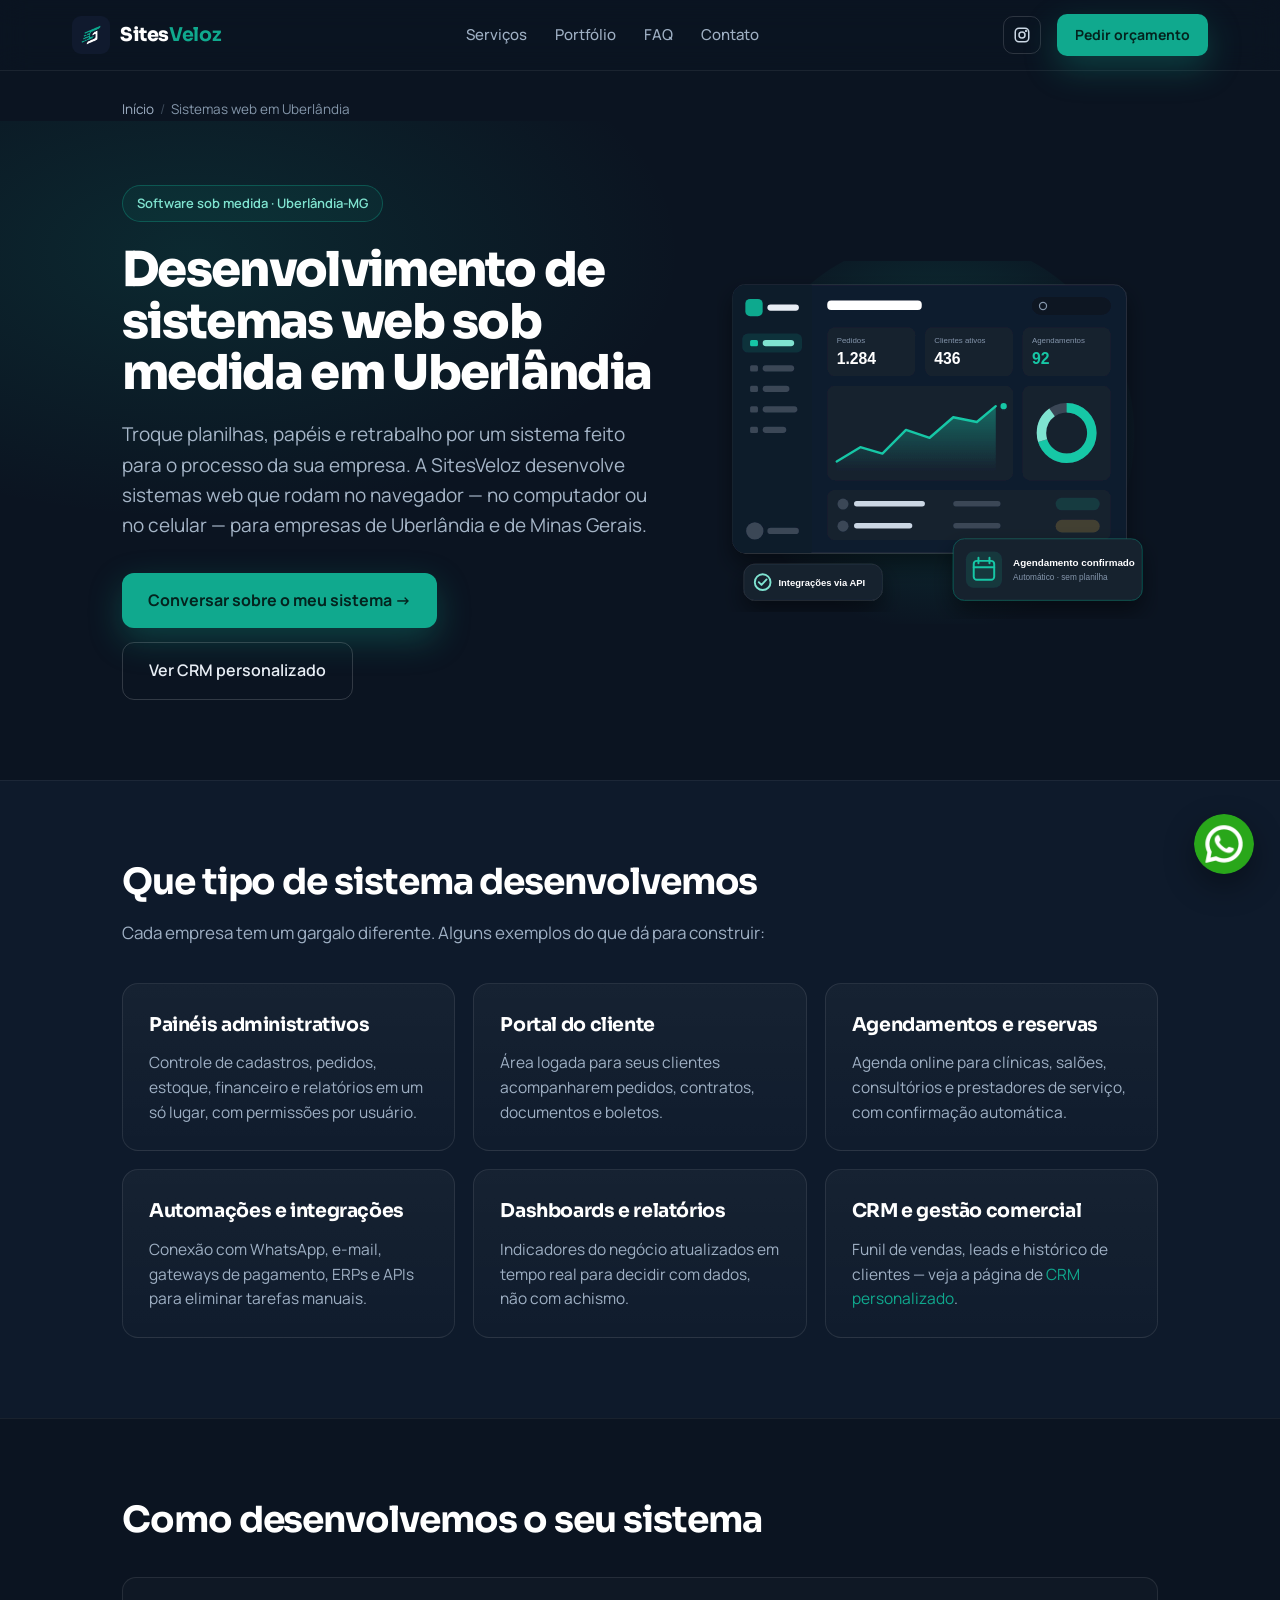
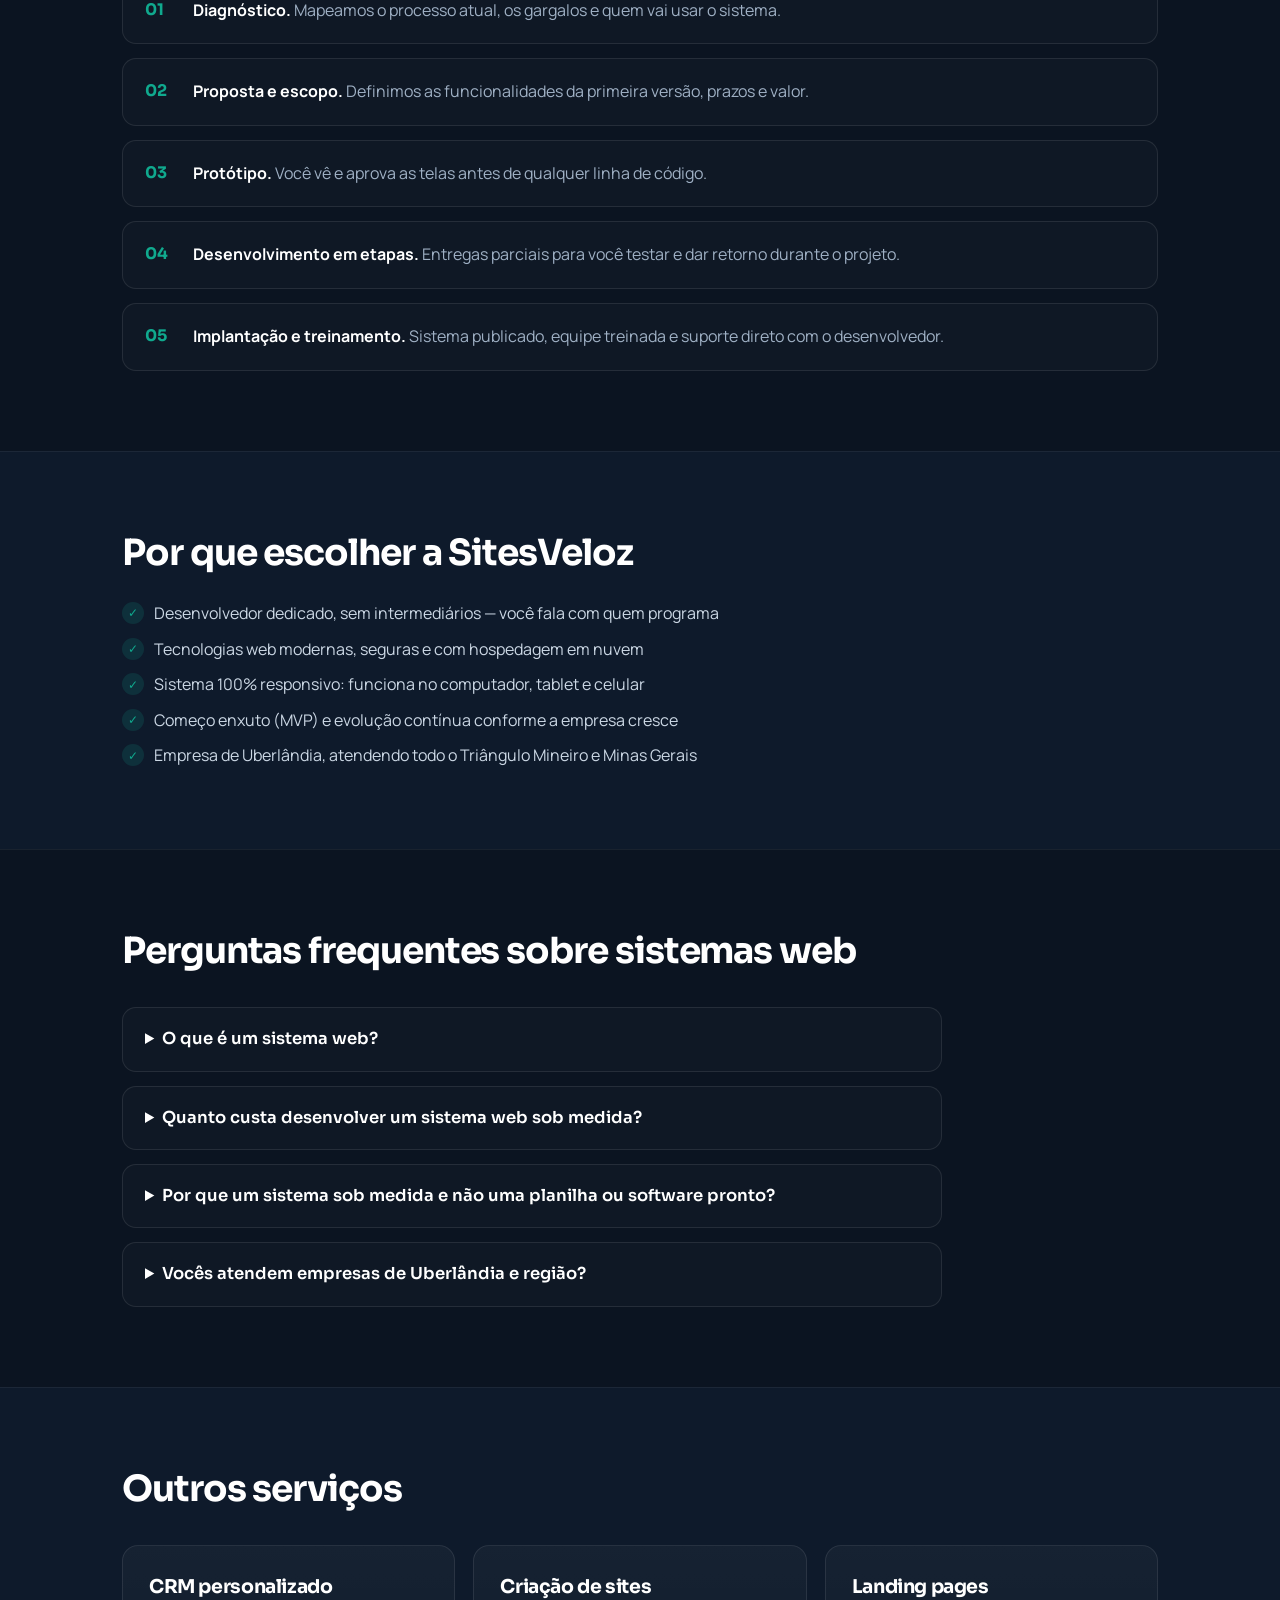
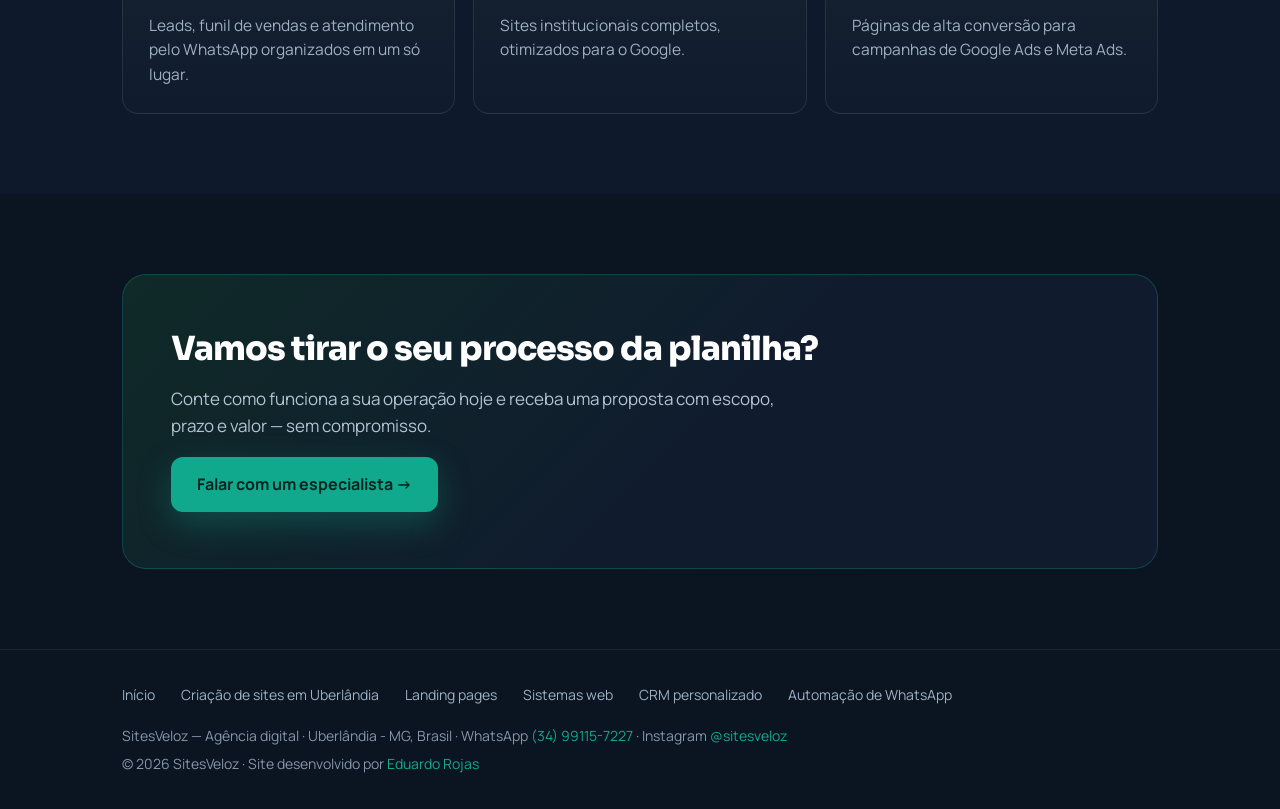
<file: desenvolvimento-de-sistemas-web-uberlandia/index.html>
<!DOCTYPE html>
<html lang="pt-BR">

<head>
  <meta charset="utf-8">
  <meta name="viewport" content="width=device-width, initial-scale=1">
  <title>Desenvolvimento de Sistemas Web em Uberlândia | SitesVeloz</title>
  <meta name="description" content="Sistemas web sob medida em Uberlândia-MG: painéis administrativos, portais de clientes, agendamentos, automações e integrações para sua empresa.">
  <meta name="robots" content="index, follow, max-image-preview:large, max-snippet:-1">
  <meta name="theme-color" content="#0B1421">
  <meta name="geo.region" content="BR-MG">
  <meta name="geo.placename" content="Uberlândia, Minas Gerais">
  <meta name="geo.position" content="-18.9186;-48.2772">
  <meta name="ICBM" content="-18.9186, -48.2772">
  <meta name="author" content="SitesVeloz">
  <link rel="canonical" href="https://sitesveloz.com.br/desenvolvimento-de-sistemas-web-uberlandia/">
  <link rel="icon" type="image/webp" href="/assets/logo.webp">
  <link rel="apple-touch-icon" href="/assets/logo.webp">

  <meta property="og:type" content="website">
  <meta property="og:locale" content="pt_BR">
  <meta property="og:site_name" content="SitesVeloz">
  <meta property="og:url" content="https://sitesveloz.com.br/desenvolvimento-de-sistemas-web-uberlandia/">
  <meta property="og:title" content="Desenvolvimento de sistemas web sob medida em Uberlândia-MG">
  <meta property="og:description" content="Troque planilhas por um sistema feito para o seu processo: painéis, portais de clientes, agendamentos, automações e integrações.">
  <meta property="og:image" content="https://sitesveloz.com.br/assets/og/sistemas-web-uberlandia.jpg">
  <meta property="og:image:secure_url" content="https://sitesveloz.com.br/assets/og/sistemas-web-uberlandia.jpg">
  <meta property="og:image:type" content="image/jpeg">
  <meta property="og:image:width" content="1200">
  <meta property="og:image:height" content="630">
  <meta property="og:image:alt" content="Desenvolvimento de sistemas web sob medida em Uberlândia-MG — SitesVeloz">
  <meta name="twitter:card" content="summary_large_image">
  <meta name="twitter:title" content="Desenvolvimento de sistemas web sob medida em Uberlândia-MG">
  <meta name="twitter:description" content="Troque planilhas por um sistema feito para o seu processo: painéis, portais de clientes, agendamentos, automações e integrações.">
  <meta name="twitter:image" content="https://sitesveloz.com.br/assets/og/sistemas-web-uberlandia.jpg">
  <meta name="twitter:image:alt" content="Desenvolvimento de sistemas web sob medida em Uberlândia-MG — SitesVeloz">

  <link rel="preconnect" href="https://fonts.googleapis.com">
  <link rel="preconnect" href="https://fonts.gstatic.com" crossorigin>
  <link href="https://fonts.googleapis.com/css2?family=Sora:wght@600;700;800&family=Manrope:wght@400;500;600;700&display=swap" rel="stylesheet">
  <link rel="stylesheet" href="/assets/pages.css">

  <script type="application/ld+json">
  {
    "@context": "https://schema.org",
    "@graph": [
      {
        "@type": [
          "ProfessionalService",
          "LocalBusiness"
        ],
        "@id": "https://sitesveloz.com.br/#organization",
        "name": "SitesVeloz",
        "url": "https://sitesveloz.com.br/",
        "logo": "https://sitesveloz.com.br/assets/logo.webp",
        "image": "https://sitesveloz.com.br/assets/og-image.jpg",
        "telephone": "+55-34-99115-7227",
        "priceRange": "$",
        "address": {
          "@type": "PostalAddress",
          "addressLocality": "Uberlândia",
          "addressRegion": "MG",
          "addressCountry": "BR"
        },
        "geo": {
          "@type": "GeoCoordinates",
          "latitude": -18.9186,
          "longitude": -48.2772
        },
        "sameAs": [
          "https://www.instagram.com/sitesveloz/"
        ]
      },
      {
        "@type": "WebSite",
        "@id": "https://sitesveloz.com.br/#website",
        "url": "https://sitesveloz.com.br/",
        "name": "SitesVeloz",
        "inLanguage": "pt-BR",
        "publisher": {
          "@id": "https://sitesveloz.com.br/#organization"
        }
      },
      {
        "@type": "Service",
        "@id": "https://sitesveloz.com.br/desenvolvimento-de-sistemas-web-uberlandia/#service",
        "image": [
          "https://sitesveloz.com.br/assets/og/sistemas-web-uberlandia.jpg",
          "https://sitesveloz.com.br/assets/ilustracoes/sistemas-web.svg"
        ],
        "name": "Desenvolvimento de sistemas web em Uberlândia",
        "serviceType": "Desenvolvimento de software sob medida",
        "url": "https://sitesveloz.com.br/desenvolvimento-de-sistemas-web-uberlandia/",
        "description": "Sistemas web sob medida — painéis administrativos, portais de clientes, agendamentos, automações e integrações — para empresas de Uberlândia e Minas Gerais.",
        "provider": {
          "@id": "https://sitesveloz.com.br/#organization"
        },
        "areaServed": [
          {
            "@type": "City",
            "name": "Uberlândia"
          },
          {
            "@type": "AdministrativeArea",
            "name": "Triângulo Mineiro"
          },
          {
            "@type": "State",
            "name": "Minas Gerais"
          }
        ],
        "audience": {
          "@type": "BusinessAudience",
          "name": "Pequenas e médias empresas que precisam substituir planilhas e processos manuais por software sob medida"
        },
        "availableChannel": {
          "@type": "ServiceChannel",
          "name": "Orçamento pelo WhatsApp",
          "serviceUrl": "https://api.whatsapp.com/send?phone=5534991157227",
          "servicePhone": {
            "@type": "ContactPoint",
            "telephone": "+55-34-99115-7227",
            "contactType": "sales",
            "availableLanguage": [
              "Portuguese"
            ]
          }
        },
        "hasOfferCatalog": {
          "@type": "OfferCatalog",
          "name": "O que está incluso — Desenvolvimento de sistemas web em Uberlândia",
          "itemListElement": [
            {
              "@type": "Offer",
              "itemOffered": {
                "@type": "Service",
                "name": "Painéis administrativos",
                "description": "Cadastros, pedidos, estoque, financeiro e relatórios com permissões por usuário."
              }
            },
            {
              "@type": "Offer",
              "itemOffered": {
                "@type": "Service",
                "name": "Portal do cliente",
                "description": "Área logada para clientes acompanharem pedidos, contratos, documentos e boletos."
              }
            },
            {
              "@type": "Offer",
              "itemOffered": {
                "@type": "Service",
                "name": "Agendamentos e reservas",
                "description": "Agenda online com confirmação automática para clínicas, salões e prestadores de serviço."
              }
            },
            {
              "@type": "Offer",
              "itemOffered": {
                "@type": "Service",
                "name": "Automações e integrações",
                "description": "Conexão com WhatsApp, e-mail, gateways de pagamento, ERPs e APIs."
              }
            },
            {
              "@type": "Offer",
              "itemOffered": {
                "@type": "Service",
                "name": "Dashboards e relatórios",
                "description": "Indicadores do negócio atualizados em tempo real."
              }
            },
            {
              "@type": "Offer",
              "itemOffered": {
                "@type": "Service",
                "name": "CRM e gestão comercial",
                "description": "Funil de vendas, leads e histórico de clientes."
              }
            }
          ]
        },
        "mainEntityOfPage": {
          "@id": "https://sitesveloz.com.br/desenvolvimento-de-sistemas-web-uberlandia/#webpage"
        }
      },
      {
        "@type": "WebPage",
        "@id": "https://sitesveloz.com.br/desenvolvimento-de-sistemas-web-uberlandia/#webpage",
        "url": "https://sitesveloz.com.br/desenvolvimento-de-sistemas-web-uberlandia/",
        "name": "Desenvolvimento de Sistemas Web em Uberlândia | SitesVeloz",
        "inLanguage": "pt-BR",
        "isPartOf": {
          "@id": "https://sitesveloz.com.br/#website"
        },
        "about": {
          "@id": "https://sitesveloz.com.br/desenvolvimento-de-sistemas-web-uberlandia/#service"
        },
        "breadcrumb": {
          "@id": "https://sitesveloz.com.br/desenvolvimento-de-sistemas-web-uberlandia/#breadcrumb"
        },
        "dateModified": "2026-10-01",
        "description": "Sistemas web sob medida em Uberlândia-MG: painéis administrativos, portais de clientes, agendamentos, automações e integrações para sua empresa.",
        "primaryImageOfPage": {
          "@type": "ImageObject",
          "url": "https://sitesveloz.com.br/assets/og/sistemas-web-uberlandia.jpg",
          "width": 1200,
          "height": 630,
          "caption": "Desenvolvimento de sistemas web sob medida em Uberlândia-MG — SitesVeloz"
        },
        "image": "https://sitesveloz.com.br/assets/og/sistemas-web-uberlandia.jpg",
        "publisher": {
          "@id": "https://sitesveloz.com.br/#organization"
        },
        "mainEntity": {
          "@id": "https://sitesveloz.com.br/desenvolvimento-de-sistemas-web-uberlandia/#service"
        }
      },
      {
        "@type": "BreadcrumbList",
        "@id": "https://sitesveloz.com.br/desenvolvimento-de-sistemas-web-uberlandia/#breadcrumb",
        "itemListElement": [
          {
            "@type": "ListItem",
            "position": 1,
            "name": "Início",
            "item": "https://sitesveloz.com.br/"
          },
          {
            "@type": "ListItem",
            "position": 2,
            "name": "Sistemas web em Uberlândia",
            "item": "https://sitesveloz.com.br/desenvolvimento-de-sistemas-web-uberlandia/"
          }
        ]
      },
      {
        "@type": "FAQPage",
        "@id": "https://sitesveloz.com.br/desenvolvimento-de-sistemas-web-uberlandia/#faq",
        "mainEntity": [
          {
            "@type": "Question",
            "name": "O que é um sistema web?",
            "acceptedAnswer": {
              "@type": "Answer",
              "text": "É um software que roda no navegador, sem precisar instalar nada. Sua equipe e seus clientes acessam pelo computador ou celular, de qualquer lugar, com login e permissões por usuário."
            }
          },
          {
            "@type": "Question",
            "name": "Quanto custa desenvolver um sistema web sob medida?",
            "acceptedAnswer": {
              "@type": "Answer",
              "text": "Depende das funcionalidades, integrações e número de perfis de usuário. A SitesVeloz começa com uma conversa para mapear o processo da sua empresa e envia uma proposta com escopo, etapas, prazo e valor. Muitas vezes é possível começar por uma primeira versão enxuta (MVP) e evoluir aos poucos."
            }
          },
          {
            "@type": "Question",
            "name": "Por que um sistema sob medida e não uma planilha ou software pronto?",
            "acceptedAnswer": {
              "@type": "Answer",
              "text": "Planilhas não controlam acesso, quebram com o volume e dependem de trabalho manual. Softwares prontos obrigam a empresa a se adaptar a eles e cobram por usuário. Um sistema sob medida segue o seu processo, automatiza tarefas repetitivas e cresce junto com o negócio."
            }
          },
          {
            "@type": "Question",
            "name": "Vocês atendem empresas de Uberlândia e região?",
            "acceptedAnswer": {
              "@type": "Answer",
              "text": "Sim. A SitesVeloz é de Uberlândia-MG e desenvolve sistemas web para empresas de Uberlândia, do Triângulo Mineiro e de toda Minas Gerais, com contato direto com o desenvolvedor."
            }
          }
        ]
      }
    ]
  }
  </script>
</head>

<body>
  <header class="top">
    <div class="wrap">
      <a class="brand" href="/">
        <img src="/assets/logo.webp" alt="SitesVeloz" width="38" height="38">
        <span>Sites<b>Veloz</b></span>
      </a>
      <nav class="top-nav" aria-label="Menu principal">
        <a href="#servicos">Serviços</a>
        <a href="/#portfolio">Portfólio</a>
        <a href="#faq">FAQ</a>
        <a href="#contato">Contato</a>
      </nav>
      <div class="top-actions">
        <a class="ig" href="https://www.instagram.com/sitesveloz/" target="_blank" rel="noopener me" aria-label="Instagram da SitesVeloz" title="@sitesveloz no Instagram">
          <svg width="18" height="18" viewBox="0 0 24 24" fill="none" stroke="currentColor" stroke-width="2" stroke-linecap="round" stroke-linejoin="round" aria-hidden="true"><rect x="3" y="3" width="18" height="18" rx="5"></rect><circle cx="12" cy="12" r="4"></circle><circle cx="17.5" cy="6.5" r="0.6" fill="currentColor"></circle></svg>
        </a>
        <a class="btn btn-sm" href="https://api.whatsapp.com/send?phone=5534991157227&amp;text=Ol%C3%A1!%20Quero%20conversar%20sobre%20um%20sistema%20web." target="_blank" rel="noopener">Pedir orçamento</a>
      </div>
    </div>
  </header>

  <main>
    <nav class="crumbs wrap" aria-label="Você está em">
      <ol>
        <li><a href="/">Início</a></li>
        <li aria-current="page">Sistemas web em Uberlândia</li>
      </ol>
    </nav>

    <section class="hero">
      <div class="wrap hero-grid">
        <div>
        <div class="eyebrow">Software sob medida · Uberlândia-MG</div>
        <h1>Desenvolvimento de sistemas web sob medida em Uberlândia</h1>
        <p class="lead">Troque planilhas, papéis e retrabalho por um sistema feito para o processo da sua empresa. A SitesVeloz
          desenvolve sistemas web que rodam no navegador — no computador ou no celular — para empresas de Uberlândia e de Minas Gerais.</p>
        <div class="actions">
          <a class="btn" href="https://api.whatsapp.com/send?phone=5534991157227&amp;text=Ol%C3%A1!%20Quero%20conversar%20sobre%20um%20sistema%20web." target="_blank" rel="noopener">Conversar sobre o meu sistema →</a>
          <a class="btn-ghost" href="/crm-personalizado-uberlandia/">Ver CRM personalizado</a>
        </div>
        </div>
        <figure class="hero-art">
          <img src="/assets/ilustracoes/sistemas-web.svg" alt="Ilustração de sistema web sob medida com painel administrativo, indicadores, gráficos e agendamento confirmado" width="560" height="460" fetchpriority="high">
        </figure>
      </div>
    </section>

    <section class="section alt">
      <div class="wrap">
        <h2>Que tipo de sistema desenvolvemos</h2>
        <p>Cada empresa tem um gargalo diferente. Alguns exemplos do que dá para construir:</p>
        <div class="grid">
          <div class="card">
            <h3>Painéis administrativos</h3>
            <p>Controle de cadastros, pedidos, estoque, financeiro e relatórios em um só lugar, com permissões por usuário.</p>
          </div>
          <div class="card">
            <h3>Portal do cliente</h3>
            <p>Área logada para seus clientes acompanharem pedidos, contratos, documentos e boletos.</p>
          </div>
          <div class="card">
            <h3>Agendamentos e reservas</h3>
            <p>Agenda online para clínicas, salões, consultórios e prestadores de serviço, com confirmação automática.</p>
          </div>
          <div class="card">
            <h3>Automações e integrações</h3>
            <p>Conexão com WhatsApp, e-mail, gateways de pagamento, ERPs e APIs para eliminar tarefas manuais.</p>
          </div>
          <div class="card">
            <h3>Dashboards e relatórios</h3>
            <p>Indicadores do negócio atualizados em tempo real para decidir com dados, não com achismo.</p>
          </div>
          <div class="card">
            <h3>CRM e gestão comercial</h3>
            <p>Funil de vendas, leads e histórico de clientes — veja a página de <a href="/crm-personalizado-uberlandia/">CRM personalizado</a>.</p>
          </div>
        </div>
      </div>
    </section>

    <section class="section" id="como-funciona">
      <div class="wrap">
        <h2>Como desenvolvemos o seu sistema</h2>
        <ol class="steps">
          <li><strong>Diagnóstico.</strong> Mapeamos o processo atual, os gargalos e quem vai usar o sistema.</li>
          <li><strong>Proposta e escopo.</strong> Definimos as funcionalidades da primeira versão, prazos e valor.</li>
          <li><strong>Protótipo.</strong> Você vê e aprova as telas antes de qualquer linha de código.</li>
          <li><strong>Desenvolvimento em etapas.</strong> Entregas parciais para você testar e dar retorno durante o projeto.</li>
          <li><strong>Implantação e treinamento.</strong> Sistema publicado, equipe treinada e suporte direto com o desenvolvedor.</li>
        </ol>
      </div>
    </section>

    <section class="section alt">
      <div class="wrap">
        <h2>Por que escolher a SitesVeloz</h2>
        <ul class="checks">
          <li>Desenvolvedor dedicado, sem intermediários — você fala com quem programa</li>
          <li>Tecnologias web modernas, seguras e com hospedagem em nuvem</li>
          <li>Sistema 100% responsivo: funciona no computador, tablet e celular</li>
          <li>Começo enxuto (MVP) e evolução contínua conforme a empresa cresce</li>
          <li>Empresa de Uberlândia, atendendo todo o Triângulo Mineiro e Minas Gerais</li>
        </ul>
      </div>
    </section>

    <section class="section" id="faq">
      <div class="wrap">
        <h2>Perguntas frequentes sobre sistemas web</h2>
        <div class="faq">
          <details>
            <summary>O que é um sistema web?</summary>
            <p>É um software que roda no navegador, sem precisar instalar nada. Sua equipe e seus clientes acessam pelo computador ou celular, de qualquer lugar, com login e permissões por usuário.</p>
          </details>
          <details>
            <summary>Quanto custa desenvolver um sistema web sob medida?</summary>
            <p>Depende das funcionalidades, integrações e número de perfis de usuário. A SitesVeloz começa com uma conversa para mapear o processo da sua empresa e envia uma proposta com escopo, etapas, prazo e valor. Muitas vezes é possível começar por uma primeira versão enxuta (MVP) e evoluir aos poucos.</p>
          </details>
          <details>
            <summary>Por que um sistema sob medida e não uma planilha ou software pronto?</summary>
            <p>Planilhas não controlam acesso, quebram com o volume e dependem de trabalho manual. Softwares prontos obrigam a empresa a se adaptar a eles e cobram por usuário. Um sistema sob medida segue o seu processo, automatiza tarefas repetitivas e cresce junto com o negócio.</p>
          </details>
          <details>
            <summary>Vocês atendem empresas de Uberlândia e região?</summary>
            <p>Sim. A SitesVeloz é de Uberlândia-MG e desenvolve sistemas web para empresas de Uberlândia, do Triângulo Mineiro e de toda Minas Gerais, com contato direto com o desenvolvedor.</p>
          </details>
        </div>
      </div>
    </section>

    <section class="section alt" id="servicos">
      <div class="wrap">
        <h2>Outros serviços</h2>
        <div class="grid">
          <a class="card" href="/crm-personalizado-uberlandia/">
            <h3>CRM personalizado</h3>
            <p>Leads, funil de vendas e atendimento pelo WhatsApp organizados em um só lugar.</p>
          </a>
          <a class="card" href="/criacao-de-sites-uberlandia/">
            <h3>Criação de sites</h3>
            <p>Sites institucionais completos, otimizados para o Google.</p>
          </a>
          <a class="card" href="/landing-page-uberlandia/">
            <h3>Landing pages</h3>
            <p>Páginas de alta conversão para campanhas de Google Ads e Meta Ads.</p>
          </a>
        </div>
      </div>
    </section>

    <div class="wrap">
      <section class="cta" id="contato">
        <h2>Vamos tirar o seu processo da planilha?</h2>
        <p>Conte como funciona a sua operação hoje e receba uma proposta com escopo, prazo e valor — sem compromisso.</p>
        <a class="btn" href="https://api.whatsapp.com/send?phone=5534991157227&amp;text=Ol%C3%A1!%20Quero%20conversar%20sobre%20um%20sistema%20web." target="_blank" rel="noopener">Falar com um especialista →</a>
      </section>
    </div>
  </main>

  <footer class="foot">
    <div class="wrap">
      <nav aria-label="Serviços">
        <a href="/">Início</a>
        <a href="/criacao-de-sites-uberlandia/">Criação de sites em Uberlândia</a>
        <a href="/landing-page-uberlandia/">Landing pages</a>
        <a href="/desenvolvimento-de-sistemas-web-uberlandia/">Sistemas web</a>
        <a href="/crm-personalizado-uberlandia/">CRM personalizado</a>
        <a href="/automacao-whatsapp-uberlandia/">Automação de WhatsApp</a>
      </nav>
      <div>SitesVeloz — Agência digital · Uberlândia - MG, Brasil · WhatsApp <a href="https://api.whatsapp.com/send?phone=5534991157227" target="_blank" rel="noopener">(34) 99115-7227</a> · Instagram <a href="https://www.instagram.com/sitesveloz/" target="_blank" rel="noopener me">@sitesveloz</a></div>
      <div style="margin-top:6px;">© 2026 SitesVeloz · Site desenvolvido por <a href="https://eduardorojas.com.br" target="_blank" rel="noopener">Eduardo Rojas</a></div>
    </div>
  </footer>

  <a class="wa-float" href="https://api.whatsapp.com/send?phone=5534991157227" target="_blank" rel="noopener" aria-label="WhatsApp">
    <img src="/assets/whatsapp.png" alt="WhatsApp" width="60" height="60" loading="lazy">
  </a>
</body>

</html>
</file>
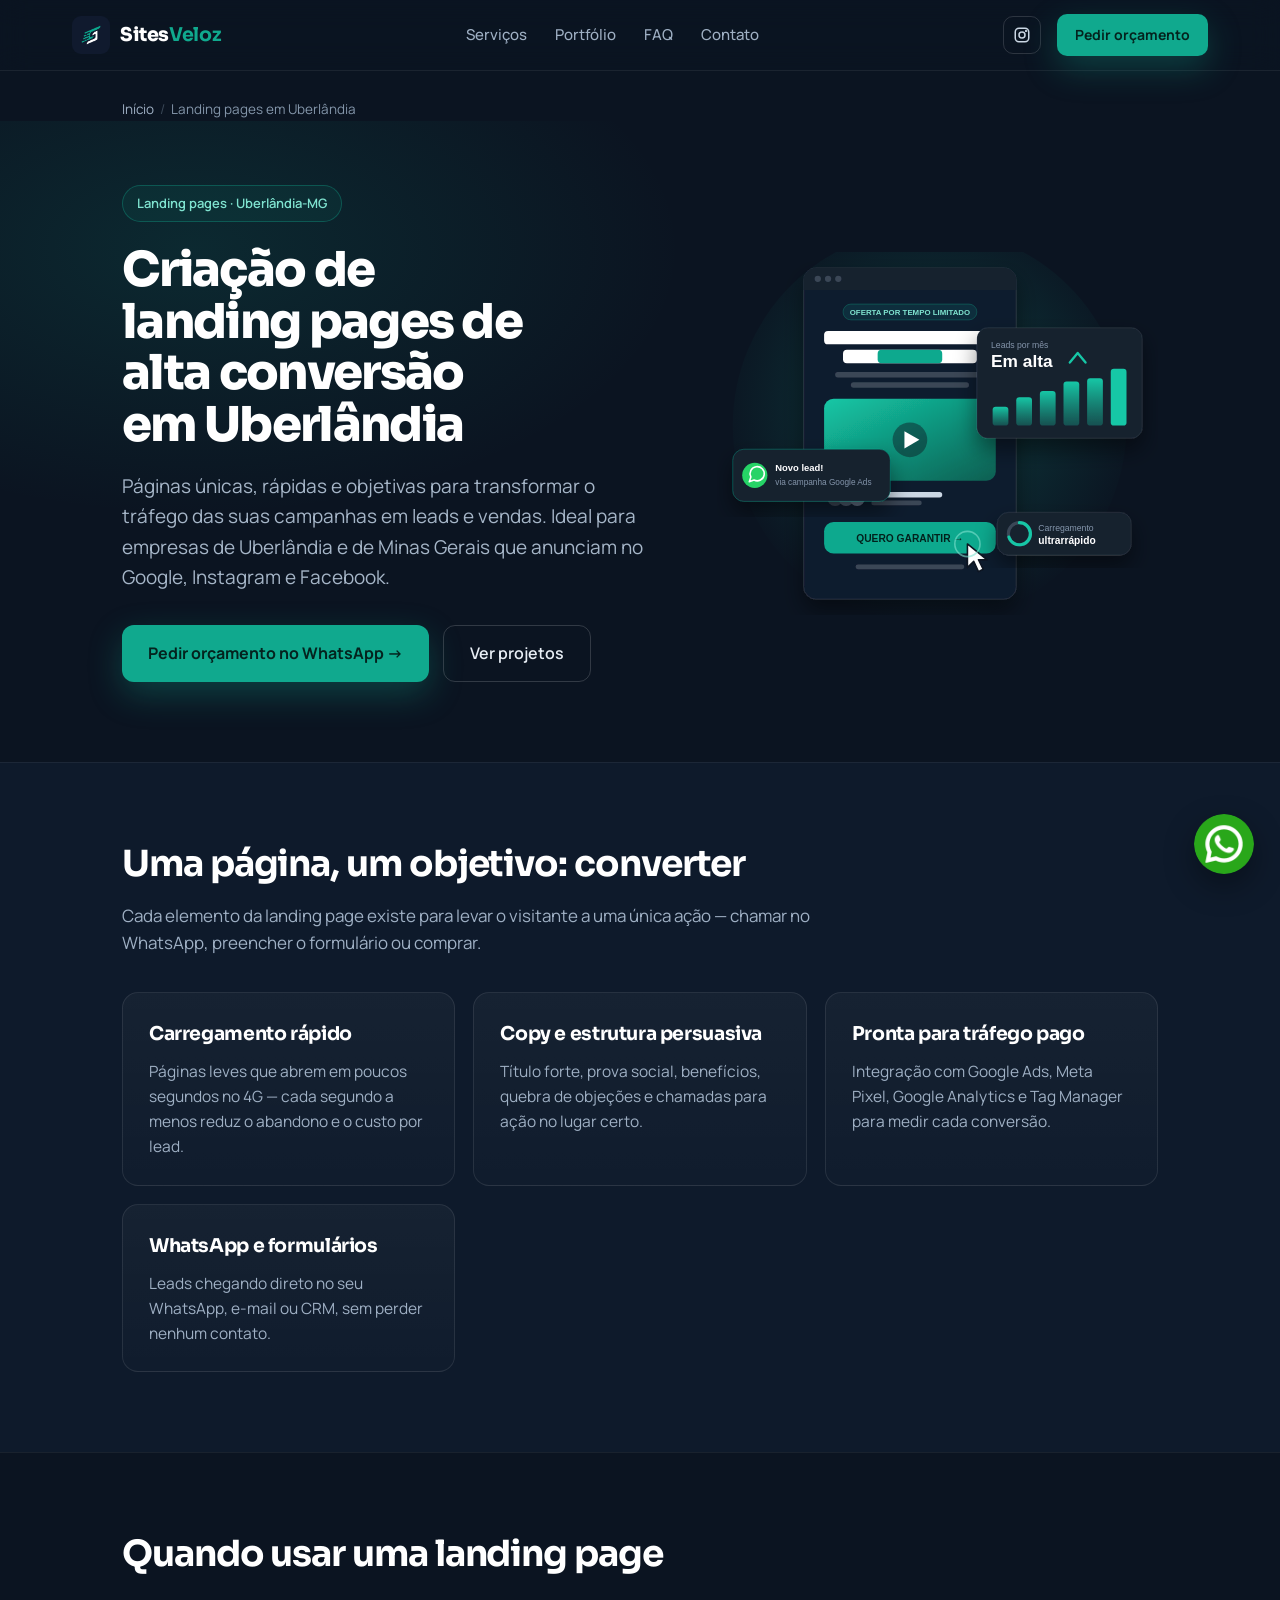
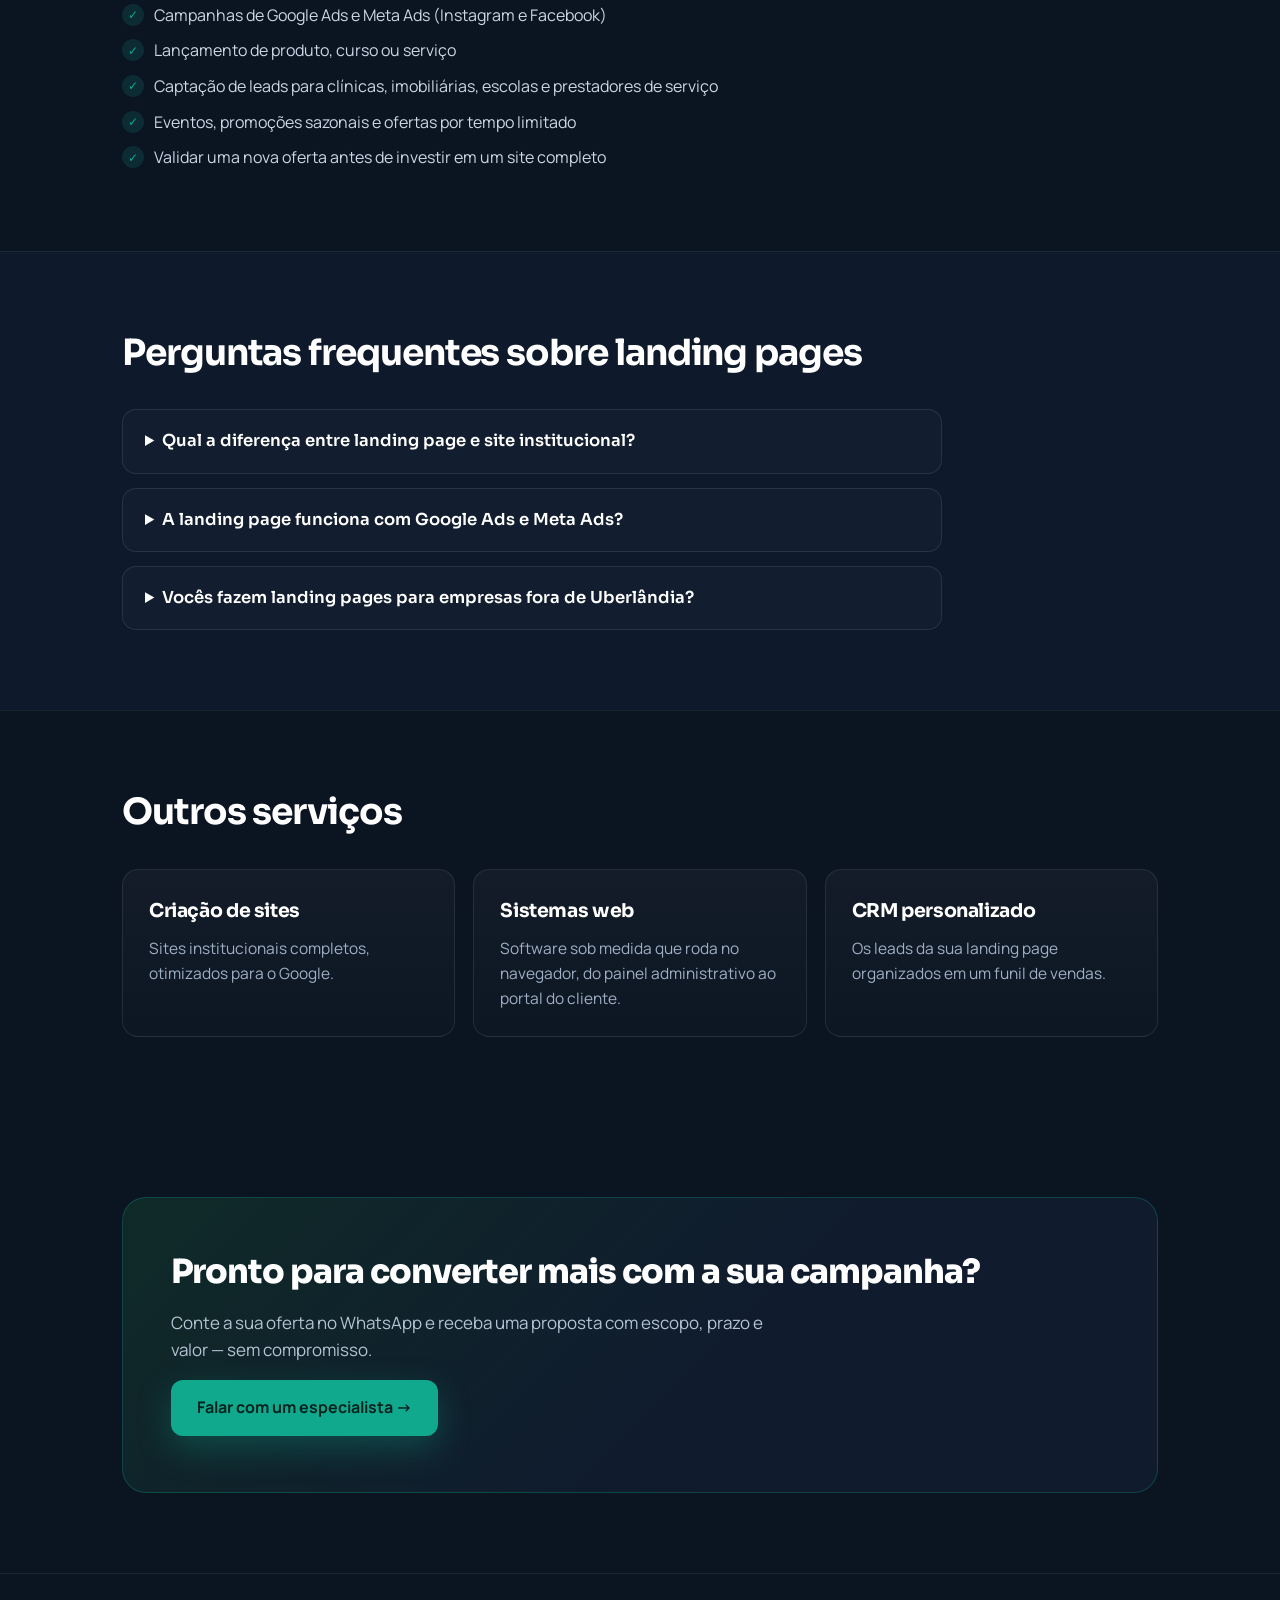
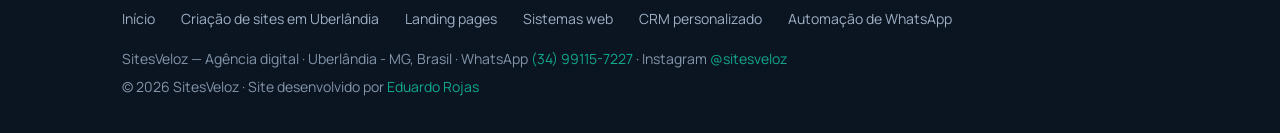
<file: landing-page-uberlandia/index.html>
<!DOCTYPE html>
<html lang="pt-BR">

<head>
  <meta charset="utf-8">
  <meta name="viewport" content="width=device-width, initial-scale=1">
  <title>Landing Page em Uberlândia-MG | Alta Conversão | SitesVeloz</title>
  <meta name="description" content="Landing pages de alta conversão em Uberlândia-MG para Google Ads, Meta Ads e lançamentos. Páginas rápidas, feitas para gerar leads e vendas.">
  <meta name="robots" content="index, follow, max-image-preview:large, max-snippet:-1">
  <meta name="theme-color" content="#0B1421">
  <meta name="geo.region" content="BR-MG">
  <meta name="geo.placename" content="Uberlândia, Minas Gerais">
  <meta name="geo.position" content="-18.9186;-48.2772">
  <meta name="ICBM" content="-18.9186, -48.2772">
  <meta name="author" content="SitesVeloz">
  <link rel="canonical" href="https://sitesveloz.com.br/landing-page-uberlandia/">
  <link rel="icon" type="image/webp" href="/assets/logo.webp">
  <link rel="apple-touch-icon" href="/assets/logo.webp">

  <meta property="og:type" content="website">
  <meta property="og:locale" content="pt_BR">
  <meta property="og:site_name" content="SitesVeloz">
  <meta property="og:url" content="https://sitesveloz.com.br/landing-page-uberlandia/">
  <meta property="og:title" content="Landing pages de alta conversão em Uberlândia-MG">
  <meta property="og:description" content="Uma página, um objetivo: transformar o tráfego do Google Ads e Meta Ads em leads e vendas, com carregamento rápido e WhatsApp.">
  <meta property="og:image" content="https://sitesveloz.com.br/assets/og/landing-page-uberlandia.jpg">
  <meta property="og:image:secure_url" content="https://sitesveloz.com.br/assets/og/landing-page-uberlandia.jpg">
  <meta property="og:image:type" content="image/jpeg">
  <meta property="og:image:width" content="1200">
  <meta property="og:image:height" content="630">
  <meta property="og:image:alt" content="Landing pages de alta conversão em Uberlândia-MG — SitesVeloz">
  <meta name="twitter:card" content="summary_large_image">
  <meta name="twitter:title" content="Landing pages de alta conversão em Uberlândia-MG">
  <meta name="twitter:description" content="Uma página, um objetivo: transformar o tráfego do Google Ads e Meta Ads em leads e vendas, com carregamento rápido e WhatsApp.">
  <meta name="twitter:image" content="https://sitesveloz.com.br/assets/og/landing-page-uberlandia.jpg">
  <meta name="twitter:image:alt" content="Landing pages de alta conversão em Uberlândia-MG — SitesVeloz">

  <link rel="preconnect" href="https://fonts.googleapis.com">
  <link rel="preconnect" href="https://fonts.gstatic.com" crossorigin>
  <link href="https://fonts.googleapis.com/css2?family=Sora:wght@600;700;800&family=Manrope:wght@400;500;600;700&display=swap" rel="stylesheet">
  <link rel="stylesheet" href="/assets/pages.css">

  <script type="application/ld+json">
  {
    "@context": "https://schema.org",
    "@graph": [
      {
        "@type": [
          "ProfessionalService",
          "LocalBusiness"
        ],
        "@id": "https://sitesveloz.com.br/#organization",
        "name": "SitesVeloz",
        "url": "https://sitesveloz.com.br/",
        "logo": "https://sitesveloz.com.br/assets/logo.webp",
        "image": "https://sitesveloz.com.br/assets/og-image.jpg",
        "telephone": "+55-34-99115-7227",
        "priceRange": "$",
        "address": {
          "@type": "PostalAddress",
          "addressLocality": "Uberlândia",
          "addressRegion": "MG",
          "addressCountry": "BR"
        },
        "geo": {
          "@type": "GeoCoordinates",
          "latitude": -18.9186,
          "longitude": -48.2772
        },
        "sameAs": [
          "https://www.instagram.com/sitesveloz/"
        ]
      },
      {
        "@type": "WebSite",
        "@id": "https://sitesveloz.com.br/#website",
        "url": "https://sitesveloz.com.br/",
        "name": "SitesVeloz",
        "inLanguage": "pt-BR",
        "publisher": {
          "@id": "https://sitesveloz.com.br/#organization"
        }
      },
      {
        "@type": "Service",
        "@id": "https://sitesveloz.com.br/landing-page-uberlandia/#service",
        "image": [
          "https://sitesveloz.com.br/assets/og/landing-page-uberlandia.jpg",
          "https://sitesveloz.com.br/assets/ilustracoes/landing-page.svg"
        ],
        "name": "Criação de landing pages em Uberlândia",
        "serviceType": "Landing page",
        "url": "https://sitesveloz.com.br/landing-page-uberlandia/",
        "description": "Landing pages de alta conversão para campanhas de Google Ads, Meta Ads e lançamentos, com carregamento rápido e foco em gerar leads.",
        "provider": {
          "@id": "https://sitesveloz.com.br/#organization"
        },
        "areaServed": [
          {
            "@type": "City",
            "name": "Uberlândia"
          },
          {
            "@type": "AdministrativeArea",
            "name": "Triângulo Mineiro"
          },
          {
            "@type": "State",
            "name": "Minas Gerais"
          }
        ],
        "audience": {
          "@type": "BusinessAudience",
          "name": "Empresas que anunciam no Google Ads, Instagram e Facebook: clínicas, imobiliárias, escolas, infoprodutores e prestadores de serviço"
        },
        "availableChannel": {
          "@type": "ServiceChannel",
          "name": "Orçamento pelo WhatsApp",
          "serviceUrl": "https://api.whatsapp.com/send?phone=5534991157227",
          "servicePhone": {
            "@type": "ContactPoint",
            "telephone": "+55-34-99115-7227",
            "contactType": "sales",
            "availableLanguage": [
              "Portuguese"
            ]
          }
        },
        "hasOfferCatalog": {
          "@type": "OfferCatalog",
          "name": "O que está incluso — Criação de landing pages em Uberlândia",
          "itemListElement": [
            {
              "@type": "Offer",
              "itemOffered": {
                "@type": "Service",
                "name": "Carregamento rápido",
                "description": "Páginas leves que abrem em poucos segundos no 4G, reduzindo o custo por lead."
              }
            },
            {
              "@type": "Offer",
              "itemOffered": {
                "@type": "Service",
                "name": "Copy e estrutura persuasiva",
                "description": "Título forte, prova social, benefícios, quebra de objeções e chamadas para ação."
              }
            },
            {
              "@type": "Offer",
              "itemOffered": {
                "@type": "Service",
                "name": "Pronta para tráfego pago",
                "description": "Integração com Google Ads, Meta Pixel, Google Analytics e Tag Manager."
              }
            },
            {
              "@type": "Offer",
              "itemOffered": {
                "@type": "Service",
                "name": "WhatsApp e formulários",
                "description": "Leads chegando direto no WhatsApp, e-mail ou CRM."
              }
            }
          ]
        },
        "mainEntityOfPage": {
          "@id": "https://sitesveloz.com.br/landing-page-uberlandia/#webpage"
        }
      },
      {
        "@type": "WebPage",
        "@id": "https://sitesveloz.com.br/landing-page-uberlandia/#webpage",
        "url": "https://sitesveloz.com.br/landing-page-uberlandia/",
        "name": "Landing Page em Uberlândia-MG | Alta Conversão | SitesVeloz",
        "inLanguage": "pt-BR",
        "isPartOf": {
          "@id": "https://sitesveloz.com.br/#website"
        },
        "about": {
          "@id": "https://sitesveloz.com.br/landing-page-uberlandia/#service"
        },
        "breadcrumb": {
          "@id": "https://sitesveloz.com.br/landing-page-uberlandia/#breadcrumb"
        },
        "dateModified": "2026-10-01",
        "description": "Landing pages de alta conversão em Uberlândia-MG para Google Ads, Meta Ads e lançamentos. Páginas rápidas, feitas para gerar leads e vendas.",
        "primaryImageOfPage": {
          "@type": "ImageObject",
          "url": "https://sitesveloz.com.br/assets/og/landing-page-uberlandia.jpg",
          "width": 1200,
          "height": 630,
          "caption": "Landing pages de alta conversão em Uberlândia-MG — SitesVeloz"
        },
        "image": "https://sitesveloz.com.br/assets/og/landing-page-uberlandia.jpg",
        "publisher": {
          "@id": "https://sitesveloz.com.br/#organization"
        },
        "mainEntity": {
          "@id": "https://sitesveloz.com.br/landing-page-uberlandia/#service"
        }
      },
      {
        "@type": "BreadcrumbList",
        "@id": "https://sitesveloz.com.br/landing-page-uberlandia/#breadcrumb",
        "itemListElement": [
          {
            "@type": "ListItem",
            "position": 1,
            "name": "Início",
            "item": "https://sitesveloz.com.br/"
          },
          {
            "@type": "ListItem",
            "position": 2,
            "name": "Landing pages em Uberlândia",
            "item": "https://sitesveloz.com.br/landing-page-uberlandia/"
          }
        ]
      },
      {
        "@type": "FAQPage",
        "@id": "https://sitesveloz.com.br/landing-page-uberlandia/#faq",
        "mainEntity": [
          {
            "@type": "Question",
            "name": "Qual a diferença entre landing page e site institucional?",
            "acceptedAnswer": {
              "@type": "Answer",
              "text": "O site institucional apresenta a empresa inteira, com várias páginas. A landing page é uma página única com um objetivo só — captar um lead, vender um produto ou inscrever em um evento — e por isso costuma converter mais em campanhas pagas."
            }
          },
          {
            "@type": "Question",
            "name": "A landing page funciona com Google Ads e Meta Ads?",
            "acceptedAnswer": {
              "@type": "Answer",
              "text": "Sim. As landing pages da SitesVeloz são preparadas para receber tráfego pago, com carregamento rápido (o que melhora o Índice de Qualidade do Google Ads), pixels e tags de conversão e botões de WhatsApp ou formulários."
            }
          },
          {
            "@type": "Question",
            "name": "Vocês fazem landing pages para empresas fora de Uberlândia?",
            "acceptedAnswer": {
              "@type": "Answer",
              "text": "Sim. A SitesVeloz é de Uberlândia-MG e atende empresas de toda Minas Gerais e de outros estados de forma online."
            }
          }
        ]
      }
    ]
  }
  </script>
</head>

<body>
  <header class="top">
    <div class="wrap">
      <a class="brand" href="/">
        <img src="/assets/logo.webp" alt="SitesVeloz" width="38" height="38">
        <span>Sites<b>Veloz</b></span>
      </a>
      <nav class="top-nav" aria-label="Menu principal">
        <a href="#servicos">Serviços</a>
        <a href="/#portfolio">Portfólio</a>
        <a href="#faq">FAQ</a>
        <a href="#contato">Contato</a>
      </nav>
      <div class="top-actions">
        <a class="ig" href="https://www.instagram.com/sitesveloz/" target="_blank" rel="noopener me" aria-label="Instagram da SitesVeloz" title="@sitesveloz no Instagram">
          <svg width="18" height="18" viewBox="0 0 24 24" fill="none" stroke="currentColor" stroke-width="2" stroke-linecap="round" stroke-linejoin="round" aria-hidden="true"><rect x="3" y="3" width="18" height="18" rx="5"></rect><circle cx="12" cy="12" r="4"></circle><circle cx="17.5" cy="6.5" r="0.6" fill="currentColor"></circle></svg>
        </a>
        <a class="btn btn-sm" href="https://api.whatsapp.com/send?phone=5534991157227&amp;text=Ol%C3%A1!%20Quero%20um%20or%C3%A7amento%20de%20landing%20page." target="_blank" rel="noopener">Pedir orçamento</a>
      </div>
    </div>
  </header>

  <main>
    <nav class="crumbs wrap" aria-label="Você está em">
      <ol>
        <li><a href="/">Início</a></li>
        <li aria-current="page">Landing pages em Uberlândia</li>
      </ol>
    </nav>

    <section class="hero">
      <div class="wrap hero-grid">
        <div>
        <div class="eyebrow">Landing pages · Uberlândia-MG</div>
        <h1>Criação de landing pages de alta conversão em Uberlândia</h1>
        <p class="lead">Páginas únicas, rápidas e objetivas para transformar o tráfego das suas campanhas em leads e vendas.
          Ideal para empresas de Uberlândia e de Minas Gerais que anunciam no Google, Instagram e Facebook.</p>
        <div class="actions">
          <a class="btn" href="https://api.whatsapp.com/send?phone=5534991157227&amp;text=Ol%C3%A1!%20Quero%20um%20or%C3%A7amento%20de%20landing%20page." target="_blank" rel="noopener">Pedir orçamento no WhatsApp →</a>
          <a class="btn-ghost" href="/#portfolio">Ver projetos</a>
        </div>
        </div>
        <figure class="hero-art">
          <img src="/assets/ilustracoes/landing-page.svg" alt="Ilustração de landing page de alta conversão com botão de ação, gráfico de leads e novo contato pelo WhatsApp" width="560" height="460" fetchpriority="high">
        </figure>
      </div>
    </section>

    <section class="section alt">
      <div class="wrap">
        <h2>Uma página, um objetivo: converter</h2>
        <p>Cada elemento da landing page existe para levar o visitante a uma única ação — chamar no WhatsApp, preencher o formulário ou comprar.</p>
        <div class="grid">
          <div class="card">
            <h3>Carregamento rápido</h3>
            <p>Páginas leves que abrem em poucos segundos no 4G — cada segundo a menos reduz o abandono e o custo por lead.</p>
          </div>
          <div class="card">
            <h3>Copy e estrutura persuasiva</h3>
            <p>Título forte, prova social, benefícios, quebra de objeções e chamadas para ação no lugar certo.</p>
          </div>
          <div class="card">
            <h3>Pronta para tráfego pago</h3>
            <p>Integração com Google Ads, Meta Pixel, Google Analytics e Tag Manager para medir cada conversão.</p>
          </div>
          <div class="card">
            <h3>WhatsApp e formulários</h3>
            <p>Leads chegando direto no seu WhatsApp, e-mail ou CRM, sem perder nenhum contato.</p>
          </div>
        </div>
      </div>
    </section>

    <section class="section">
      <div class="wrap">
        <h2>Quando usar uma landing page</h2>
        <ul class="checks">
          <li>Campanhas de Google Ads e Meta Ads (Instagram e Facebook)</li>
          <li>Lançamento de produto, curso ou serviço</li>
          <li>Captação de leads para clínicas, imobiliárias, escolas e prestadores de serviço</li>
          <li>Eventos, promoções sazonais e ofertas por tempo limitado</li>
          <li>Validar uma nova oferta antes de investir em um site completo</li>
        </ul>
      </div>
    </section>

    <section class="section alt" id="faq">
      <div class="wrap">
        <h2>Perguntas frequentes sobre landing pages</h2>
        <div class="faq">
          <details>
            <summary>Qual a diferença entre landing page e site institucional?</summary>
            <p>O site institucional apresenta a empresa inteira, com várias páginas. A landing page é uma página única com um objetivo só — captar um lead, vender um produto ou inscrever em um evento — e por isso costuma converter mais em campanhas pagas.</p>
          </details>
          <details>
            <summary>A landing page funciona com Google Ads e Meta Ads?</summary>
            <p>Sim. As landing pages da SitesVeloz são preparadas para receber tráfego pago, com carregamento rápido (o que melhora o Índice de Qualidade do Google Ads), pixels e tags de conversão e botões de WhatsApp ou formulários.</p>
          </details>
          <details>
            <summary>Vocês fazem landing pages para empresas fora de Uberlândia?</summary>
            <p>Sim. A SitesVeloz é de Uberlândia-MG e atende empresas de toda Minas Gerais e de outros estados de forma online.</p>
          </details>
        </div>
      </div>
    </section>

    <section class="section" id="servicos">
      <div class="wrap">
        <h2>Outros serviços</h2>
        <div class="grid">
          <a class="card" href="/criacao-de-sites-uberlandia/">
            <h3>Criação de sites</h3>
            <p>Sites institucionais completos, otimizados para o Google.</p>
          </a>
          <a class="card" href="/desenvolvimento-de-sistemas-web-uberlandia/">
            <h3>Sistemas web</h3>
            <p>Software sob medida que roda no navegador, do painel administrativo ao portal do cliente.</p>
          </a>
          <a class="card" href="/crm-personalizado-uberlandia/">
            <h3>CRM personalizado</h3>
            <p>Os leads da sua landing page organizados em um funil de vendas.</p>
          </a>
        </div>
      </div>
    </section>

    <div class="wrap">
      <section class="cta" id="contato">
        <h2>Pronto para converter mais com a sua campanha?</h2>
        <p>Conte a sua oferta no WhatsApp e receba uma proposta com escopo, prazo e valor — sem compromisso.</p>
        <a class="btn" href="https://api.whatsapp.com/send?phone=5534991157227&amp;text=Ol%C3%A1!%20Quero%20um%20or%C3%A7amento%20de%20landing%20page." target="_blank" rel="noopener">Falar com um especialista →</a>
      </section>
    </div>
  </main>

  <footer class="foot">
    <div class="wrap">
      <nav aria-label="Serviços">
        <a href="/">Início</a>
        <a href="/criacao-de-sites-uberlandia/">Criação de sites em Uberlândia</a>
        <a href="/landing-page-uberlandia/">Landing pages</a>
        <a href="/desenvolvimento-de-sistemas-web-uberlandia/">Sistemas web</a>
        <a href="/crm-personalizado-uberlandia/">CRM personalizado</a>
        <a href="/automacao-whatsapp-uberlandia/">Automação de WhatsApp</a>
      </nav>
      <div>SitesVeloz — Agência digital · Uberlândia - MG, Brasil · WhatsApp <a href="https://api.whatsapp.com/send?phone=5534991157227" target="_blank" rel="noopener">(34) 99115-7227</a> · Instagram <a href="https://www.instagram.com/sitesveloz/" target="_blank" rel="noopener me">@sitesveloz</a></div>
      <div style="margin-top:6px;">© 2026 SitesVeloz · Site desenvolvido por <a href="https://eduardorojas.com.br" target="_blank" rel="noopener">Eduardo Rojas</a></div>
    </div>
  </footer>

  <a class="wa-float" href="https://api.whatsapp.com/send?phone=5534991157227" target="_blank" rel="noopener" aria-label="WhatsApp">
    <img src="/assets/whatsapp.png" alt="WhatsApp" width="60" height="60" loading="lazy">
  </a>
</body>

</html>
</file>
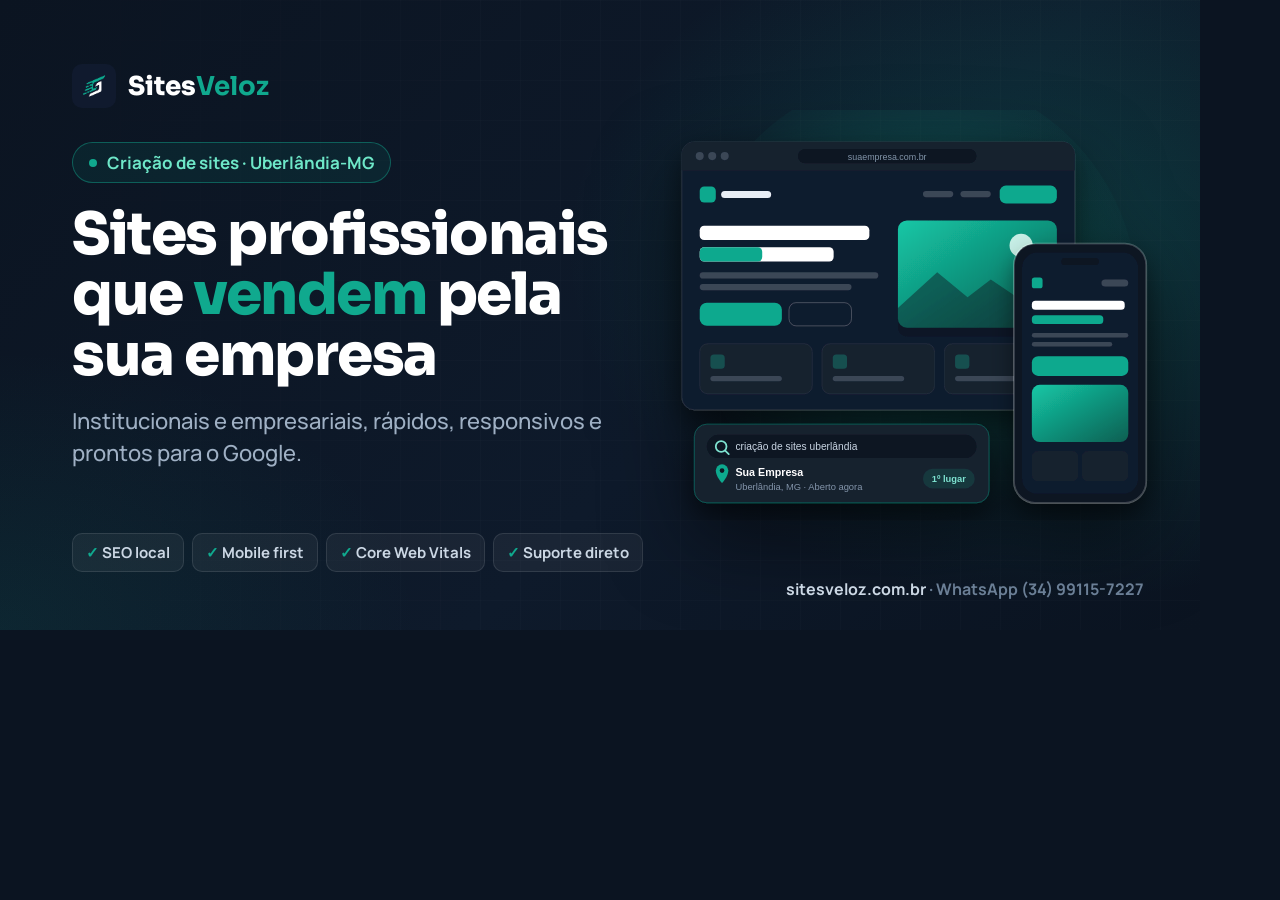
<file: assets/og/_template.html>
<!doctype html>
<html lang="pt-BR">
<!--
  Template das imagens Open Graph (1200x630) das páginas de serviço.
  Gerar: chrome --headless=new --window-size=1200,630 --hide-scrollbars --allow-file-access-from-files
         --screenshot=saida.png "file:///.../assets/og/_template.html#crm"   (sites | lp | sistemas | crm | zap)
  Depois converter o PNG para JPG e salvar em assets/og/<slug>.jpg.
-->
<head>
<meta charset="utf-8">
<meta name="robots" content="noindex, nofollow">
<link href="https://fonts.googleapis.com/css2?family=Sora:wght@600;700;800&family=Manrope:wght@500;600;700&display=swap" rel="stylesheet">
<style>
  * { box-sizing: border-box; margin: 0; padding: 0; }
  html, body { width: 1200px; height: 630px; overflow: hidden; background: #0B1421; }
  .og {
    position: relative; width: 1200px; height: 630px; overflow: hidden;
    background:
      radial-gradient(700px 500px at 88% 40%, rgba(16,169,142,.22), transparent 70%),
      radial-gradient(600px 400px at 0% 100%, rgba(16,169,142,.10), transparent 70%),
      linear-gradient(135deg, #0B1421 0%, #0E1A2B 60%, #0B1421 100%);
    font-family: 'Manrope', sans-serif; color: #E8EEF5;
  }
  .grid {
    position: absolute; inset: 0; opacity: .35;
    background-image: linear-gradient(rgba(255,255,255,.04) 1px, transparent 1px),
                      linear-gradient(90deg, rgba(255,255,255,.04) 1px, transparent 1px);
    background-size: 40px 40px;
    mask-image: linear-gradient(90deg, transparent, #000 40%, #000);
  }
  .left { position: absolute; left: 72px; top: 64px; width: 600px; }
  .brand { display: flex; align-items: center; gap: 12px; font-family: 'Sora'; font-weight: 800; font-size: 26px; color: #fff; }
  .brand img { width: 44px; height: 44px; border-radius: 10px; }
  .brand b { color: #10A98E; }
  .pill {
    display: inline-flex; align-items: center; gap: 10px; margin-top: 34px;
    padding: 8px 16px; border-radius: 999px; border: 1px solid rgba(16,169,142,.45);
    background: rgba(16,169,142,.10); color: #6EE7C8; font-weight: 700; font-size: 17px;
  }
  .pill::before { content: ''; width: 8px; height: 8px; border-radius: 50%; background: #10A98E; }
  h1 {
    margin-top: 22px; font-family: 'Sora'; font-weight: 800; font-size: 58px; line-height: 1.04;
    letter-spacing: -1.5px; color: #fff;
  }
  h1 em { font-style: normal; color: #10A98E; }
  p.sub { margin-top: 20px; font-size: 22px; line-height: 1.45; color: #9FB0C4; font-weight: 500; }
  .chips { position: absolute; left: 72px; bottom: 58px; display: flex; gap: 8px; flex-wrap: nowrap; white-space: nowrap; }
  .chip {
    padding: 8px 13px; border-radius: 10px; font-size: 15px; font-weight: 700; color: #CBD7E4;
    background: rgba(255,255,255,.05); border: 1px solid rgba(255,255,255,.10);
  }
  .chip::before { content: '✓  '; color: #10A98E; }
  .right { position: absolute; right: 36px; top: 50%; transform: translateY(-50%); width: 500px; }
  .right img { width: 100%; display: block; filter: drop-shadow(0 30px 40px rgba(0,0,0,.5)); }
  .url {
    position: absolute; right: 56px; bottom: 30px; font-size: 16px; font-weight: 700; color: #6B7F96;
  }
  .url b { color: #CBD7E4; }
</style>
</head>
<body>
<div class="og">
  <div class="grid"></div>
  <div class="left">
    <div class="brand"><img id="logo" alt=""><span>Sites<b>Veloz</b></span></div>
    <div class="pill" id="pill"></div>
    <h1 id="h1"></h1>
    <p class="sub" id="sub"></p>
  </div>
  <div class="chips" id="chips"></div>
  <div class="right"><img id="ill" alt=""></div>
  <div class="url"><b>sitesveloz.com.br</b> · WhatsApp (34) 99115-7227</div>
</div>
<script>
  var ROOT = '../../';
  var P = {
    sites: {
      pill: 'Criação de sites · Uberlândia-MG',
      h1: 'Sites profissionais que <em>vendem</em> pela sua empresa',
      sub: 'Institucionais e empresariais, rápidos, responsivos e prontos para o Google.',
      chips: ['SEO local', 'Mobile first', 'Core Web Vitals', 'Suporte direto'],
      ill: 'assets/ilustracoes/criacao-de-sites.svg'
    },
    lp: {
      pill: 'Landing pages · Uberlândia-MG',
      h1: 'Landing pages de <em>alta conversão</em>',
      sub: 'Uma página, um objetivo: transformar cliques do Google Ads e Meta Ads em leads.',
      chips: ['Carrega rápido', 'Tráfego pago', 'Pixels e tags', 'WhatsApp'],
      ill: 'assets/ilustracoes/landing-page.svg'
    },
    sistemas: {
      pill: 'Software sob medida · Uberlândia-MG',
      h1: 'Sistemas web <em>sob medida</em> para sua empresa',
      sub: 'Painéis, portais de clientes, agendamentos, automações e integrações.',
      chips: ['Roda no navegador', 'MVP enxuto', 'Nuvem', 'Dev dedicado'],
      ill: 'assets/ilustracoes/sistemas-web.svg'
    },
    crm: {
      pill: 'CRM personalizado · Uberlândia-MG',
      h1: 'CRM <em>feito para</em> o seu processo de vendas',
      sub: 'Leads, funil de vendas, clientes e WhatsApp organizados em um só lugar.',
      chips: ['Funil visual', 'Captura de leads', 'WhatsApp', 'Relatórios'],
      ill: 'assets/ilustracoes/crm.svg'
    },
    zap: {
      pill: 'Atendimento 24h · Uberlândia-MG',
      h1: '<em>WhatsApp</em> com IA atendendo 24h',
      sub: 'Responde dúvidas, agenda horários e fecha vendas enquanto você dorme.',
      chips: ['Agenda sozinho', 'Qualifica leads', 'Passa p/ humano', 'Integra CRM'],
      ill: 'assets/ilustracoes/automacao-whatsapp.svg'
    }
  };
  var d = P[location.hash.slice(1)] || P.sites;
  document.getElementById('logo').src = ROOT + 'assets/logo.webp';
  document.getElementById('pill').textContent = d.pill;
  document.getElementById('h1').innerHTML = d.h1;
  document.getElementById('sub').textContent = d.sub;
  document.getElementById('ill').src = ROOT + d.ill;
  document.getElementById('chips').innerHTML = d.chips.map(function (c) { return '<span class="chip">' + c + '</span>'; }).join('');
</script>
</body>
</html>
</file>
<file: assets/pages.css>
/* Estilos das páginas de serviço (HTML estático, sem runtime) — mesmo visual da home */
*,
*::before,
*::after { box-sizing: border-box; }

html, body { margin: 0; padding: 0; background: #0B1421; }
html { scroll-behavior: smooth; }
section[id] { scroll-margin-top: 72px; }
@media (prefers-reduced-motion: reduce) { html { scroll-behavior: auto; } }

body {
  font-family: Manrope, system-ui, sans-serif;
  color: #E8EEF5;
  line-height: 1.6;
  overflow-x: hidden;
}

a { color: #10A98E; text-decoration: none; }
a:hover { color: #14C7A6; }
::selection { background: #10A98E; color: #0B1421; }

h1, h2, h3 { font-family: Sora, sans-serif; color: #fff; letter-spacing: -0.03em; }

.wrap { max-width: 1100px; margin: 0 auto; padding: 0 clamp(16px, 5vw, 32px); }

/* Header */
.top {
  position: sticky; top: 0; z-index: 50;
  background: rgba(11, 20, 33, 0.85);
  backdrop-filter: blur(14px);
  border-bottom: 1px solid rgba(255, 255, 255, 0.07);
}
/* Mesmas medidas do header da home: 1200px, logo à esquerda, menu no meio, ações à direita */
.top .wrap { max-width: 1200px; display: flex; align-items: center; gap: clamp(14px, 3vw, 32px); padding-top: 14px; padding-bottom: 14px; }
.top-nav { display: flex; gap: 28px; margin-left: auto; font-size: 15px; font-weight: 500; }
.top-nav a { color: #9FB0C4; }
.top-nav a:hover { color: #fff; }
@media (max-width: 860px) { .top-nav { display: none; } }
.brand { display: flex; align-items: center; gap: 10px; color: #fff; }
.brand:hover { color: #fff; }
.brand img { width: 38px; height: 38px; border-radius: 9px; display: block; }
.brand span { font-family: Sora, sans-serif; font-weight: 800; font-size: 19px; letter-spacing: -0.02em; }
.brand b { color: #10A98E; }

.btn {
  display: inline-flex; align-items: center; gap: 10px;
  background: #10A98E; color: #04231E; font-weight: 700;
  padding: 15px 26px; border-radius: 12px;
  box-shadow: 0 12px 34px rgba(16, 169, 142, 0.3);
}
.btn:hover { background: #14C7A6; color: #04231E; }
.btn-sm { padding: 10px 18px; font-size: 14px; border-radius: 10px; }
.top-actions { margin-left: auto; display: flex; align-items: center; gap: clamp(10px, 2.5vw, 16px); }
.ig {
  display: flex; align-items: center; justify-content: center;
  width: 38px; height: 38px; border-radius: 10px;
  border: 1px solid rgba(255, 255, 255, 0.14); color: #CBD7E4;
}
.ig:hover { border-color: rgba(16, 169, 142, 0.6); color: #fff; }
.btn-ghost {
  display: inline-flex; align-items: center;
  padding: 15px 26px; border-radius: 12px;
  border: 1px solid rgba(255, 255, 255, 0.16); color: #E8EEF5; font-weight: 600;
}
.btn-ghost:hover { border-color: rgba(255, 255, 255, 0.4); color: #fff; }

/* Breadcrumb */
.crumbs { font-size: 13.5px; color: #8496AA; padding-top: 28px; }
.crumbs ol { list-style: none; padding: 0; margin: 0; display: flex; flex-wrap: wrap; gap: 6px; }
.crumbs li + li::before { content: "/"; margin-right: 6px; color: #3A4757; }
.crumbs a { color: #9FB0C4; }

/* Hero */
.hero {
  padding: clamp(36px, 7vw, 64px) 0 clamp(48px, 8vw, 80px);
  background: radial-gradient(700px 380px at 15% 20%, rgba(16, 169, 142, 0.14), transparent 70%);
}
.eyebrow {
  display: inline-flex; align-items: center; gap: 9px;
  border: 1px solid rgba(16, 169, 142, 0.35); background: rgba(16, 169, 142, 0.08);
  color: #7FE3D0; font-size: 13px; font-weight: 600;
  padding: 7px 14px; border-radius: 999px;
}
.hero h1 {
  font-weight: 800; font-size: clamp(32px, 6vw, 52px); line-height: 1.08;
  letter-spacing: -0.035em; margin: 22px 0 0; max-width: 820px; text-wrap: balance;
}
.lead { font-size: clamp(16px, 2.3vw, 19px); color: #A6B6C8; max-width: 720px; margin: 20px 0 0; text-wrap: pretty; }
.actions { display: flex; gap: 14px; flex-wrap: wrap; margin-top: 32px; }

.hero-grid { display: grid; grid-template-columns: 1.1fr 0.9fr; gap: clamp(28px, 5vw, 56px); align-items: center; }
.hero-grid h1 { font-size: clamp(30px, 5vw, 48px); }
.hero-art { margin: 0; }
.hero-art img { display: block; width: 100%; height: auto; animation: svFloat 7s ease-in-out infinite; }
@keyframes svFloat { 0%, 100% { transform: translateY(0); } 50% { transform: translateY(-10px); } }
@media (max-width: 900px) {
  .hero-grid { grid-template-columns: 1fr; }
  .hero-art { max-width: 520px; margin: 8px auto 0; }
}
@media (prefers-reduced-motion: reduce) { .hero-art img { animation: none; } }

/* Imagens e mockups dentro das seções */
.media { margin: 36px 0 0; }
.media img { display: block; width: 100%; height: auto; border-radius: 18px; border: 1px solid rgba(255, 255, 255, 0.09); }
.shots { display: grid; grid-template-columns: repeat(auto-fit, minmax(280px, 1fr)); gap: 20px; margin-top: 36px; }
.shot { display: block; border-radius: 16px; overflow: hidden; border: 1px solid rgba(255, 255, 255, 0.09); background: #101B2E; transition: border-color .25s, transform .25s; }
.shot:hover { border-color: rgba(16, 169, 142, 0.5); transform: translateY(-3px); }
.shot img { display: block; width: 100%; height: auto; aspect-ratio: 16 / 9; object-fit: cover; object-position: top center; }
.shot figcaption { padding: 16px 18px; color: #9FB0C4; font-size: 14px; }
.shot figcaption strong { display: block; color: #fff; font-family: Sora, sans-serif; font-size: 16px; }

/* Seções */
.section { padding: clamp(48px, 9vw, 80px) 0; border-top: 1px solid rgba(255, 255, 255, 0.06); }
.section.alt { background: #0E1A2B; }
.section h2 { font-weight: 700; font-size: clamp(26px, 4.5vw, 36px); line-height: 1.15; margin: 0; max-width: 760px; }
/* Desktop: títulos de seção em uma linha só (o hero continua quebrando normalmente) */
@media (min-width: 1024px) {
  .section h2, .cta h2 { max-width: none; white-space: nowrap; }
  section.cta h2 { font-size: clamp(26px, 2.6vw, 34px); }
}

/* Ícones UIcons by Flaticon — subset só com os ícones usados (assets/fonts/uicons-sv.woff2) */
@font-face {
  font-family: "uicons-sv";
  src: url(/assets/fonts/uicons-sv.woff2) format("woff2");
  font-display: block;
}
.fi { font-family: "uicons-sv" !important; font-style: normal; font-weight: normal; line-height: 1; display: inline-block; -webkit-font-smoothing: antialiased; }
.fi-stethoscope::before { content: "\f1c3"; }
.fi-tooth::before { content: "\f2e0"; }
.fi-calculator::before { content: "\e306"; }
.fi-shopping-bag::before { content: "\f06c"; }
.fi-scissors::before { content: "\eff7"; }
.fi-house-chimney::before { content: "\e9f7"; }
.fi-tools::before { content: "\f2df"; }
.fi-balance-scale-right::before { content: "\e172"; }
.fi-building::before { content: "\e2d5"; }
.fi-industry-alt::before { content: "\ea4b"; }
.fi-shop::before { content: "\f068"; }
.fi-graduation-cap::before { content: "\e8e9"; }
.fi-truck-side::before { content: "\f35f"; }
.fi-headset::before { content: "\e99f"; }
.fi-comments::before { content: "\e50b"; }
.fi-user-headset::before { content: "\f3c9"; }
.fi-users-alt::before { content: "\f405"; }
.fi-briefcase::before { content: "\e2af"; }
.fi-spa::before { content: "\f12d"; }

.card-icon {
  width: 48px; height: 48px; margin-bottom: 18px;
  display: flex; align-items: center; justify-content: center;
  border-radius: 13px; font-size: 22px;
  color: #14C7A6; background: rgba(16, 169, 142, 0.12);
  border: 1px solid rgba(16, 169, 142, 0.3);
}
.section > .wrap > p { color: #9FB0C4; font-size: 17px; max-width: 760px; }

.grid { display: grid; grid-template-columns: repeat(auto-fit, minmax(260px, 1fr)); gap: 18px; margin-top: 36px; }
.card {
  border: 1px solid rgba(255, 255, 255, 0.09); border-radius: 16px; padding: 26px;
  background: linear-gradient(180deg, rgba(255, 255, 255, 0.035), rgba(255, 255, 255, 0.01));
}
.card h3 { font-size: 19px; font-weight: 700; margin: 0; letter-spacing: -0.02em; }
.card p { color: #9FB0C4; font-size: 15.5px; margin: 10px 0 0; }
a.card { display: block; transition: border-color .25s, transform .25s; }
a.card:hover { border-color: rgba(16, 169, 142, 0.45); transform: translateY(-3px); }

/* "Outros serviços": 4 colunas no desktop, 2 em telas menores e no mobile */
.grid.grid-4 { grid-template-columns: repeat(4, 1fr); }
@media (max-width: 960px) {
  .grid.grid-4 { grid-template-columns: repeat(2, 1fr); }
}
@media (max-width: 520px) {
  .grid.grid-4 { gap: 12px; }
  .grid.grid-4 .card { padding: 18px; }
  .grid.grid-4 .card h3 { font-size: 16.5px; }
  .grid.grid-4 .card p { font-size: 14px; }
}

.steps { counter-reset: step; list-style: none; padding: 0; margin: 36px 0 0; display: grid; gap: 14px; }
.steps li {
  counter-increment: step; position: relative;
  padding: 20px 22px 20px 70px; border-radius: 14px;
  border: 1px solid rgba(255, 255, 255, 0.09); background: rgba(255, 255, 255, 0.02);
  color: #9FB0C4;
}
.steps li::before {
  content: counter(step, decimal-leading-zero);
  position: absolute; left: 22px; top: 19px;
  font-family: Sora, sans-serif; font-weight: 700; color: #10A98E;
}
.steps strong { color: #fff; }

.checks { list-style: none; padding: 0; margin: 28px 0 0; display: grid; gap: 10px; }
.checks li { padding-left: 32px; position: relative; color: #CBD7E4; }
.checks li::before {
  content: "✓"; position: absolute; left: 0; top: 1px;
  width: 22px; height: 22px; border-radius: 50%;
  background: rgba(16, 169, 142, 0.16); color: #10A98E;
  font-size: 12px; font-weight: 800; display: flex; align-items: center; justify-content: center;
}

/* FAQ */
.faq { display: grid; gap: 14px; margin-top: 36px; max-width: 820px; }
.faq details {
  border: 1px solid rgba(255, 255, 255, 0.09); border-radius: 14px;
  padding: 18px 22px; background: rgba(255, 255, 255, 0.02);
}
.faq summary { cursor: pointer; font-family: Sora, sans-serif; font-weight: 600; font-size: 16.5px; color: #fff; }
.faq p { color: #9FB0C4; font-size: 15px; margin: 14px 0 0; }

/* CTA */
.cta {
  margin: clamp(48px, 9vw, 80px) auto;
  border-radius: 24px; border: 1px solid rgba(16, 169, 142, 0.28);
  background: linear-gradient(135deg, #0F2A28, #101B2E 60%);
  padding: clamp(32px, 7vw, 56px) clamp(24px, 6vw, 48px);
}
.cta h2 { font-weight: 800; font-size: clamp(26px, 5vw, 38px); line-height: 1.12; margin: 0; }
.cta p { color: #B4C3D3; font-size: 17px; max-width: 620px; }

/* Footer */
.foot { border-top: 1px solid rgba(255, 255, 255, 0.07); padding: 34px 0; font-size: 14px; color: #8496AA; }
.foot nav { display: flex; flex-wrap: wrap; gap: 10px 26px; margin-bottom: 18px; }
.foot nav a { color: #9FB0C4; }
.foot nav a:hover { color: #fff; }

.wa-float {
  position: fixed; right: clamp(16px, 5vw, 26px); bottom: clamp(16px, 5vw, 26px); z-index: 60;
  width: clamp(50px, 14vw, 60px); height: clamp(50px, 14vw, 60px);
  border-radius: 50%; overflow: hidden; box-shadow: 0 12px 30px rgba(0, 0, 0, 0.35);
}
.wa-float img { width: 100%; height: 100%; display: block; object-fit: cover; }

@media (max-width: 600px) {
  .btn-sm { padding: 9px 14px; font-size: 13px; }
}

/* Hero com foto à direita (CRM, automação) — cada página define --hero-img e --hero-img-sm */
.hero--crm { --hero-img: url(/assets/hero-crm.webp); --hero-img-sm: url(/assets/hero-crm-800.webp); }
.hero--zap { --hero-img: url(/assets/hero-zap.webp); --hero-img-sm: url(/assets/hero-zap-800.webp); }
.hero--photo {
  position: relative; isolation: isolate; overflow: hidden;
  display: flex; align-items: center;
  min-height: min(calc(100svh - 67px), 860px);
  padding: 20px 0 clamp(56px, 8vw, 96px);
  background: radial-gradient(700px 420px at 12% 40%, rgba(16, 169, 142, 0.12), transparent 70%), #0B1421;
}
.hero--photo::before {
  content: ""; position: absolute; z-index: -1; top: 0; right: 0; bottom: 0;
  width: min(66%, 1150px);
  background: var(--hero-img) 30% center / cover no-repeat;
  -webkit-mask-image: linear-gradient(90deg, transparent 0%, #000 30%), linear-gradient(0deg, transparent 0%, #000 22%);
  -webkit-mask-composite: source-in;
  mask-image: linear-gradient(90deg, transparent 0%, #000 30%), linear-gradient(0deg, transparent 0%, #000 22%);
  mask-composite: intersect;
}
.hero--photo .wrap { max-width: 1340px; width: 100%; }
.hero--photo .crumbs { padding-top: 0; margin-bottom: clamp(36px, 7vw, 72px); }
.hero-copy { max-width: 600px; }
.hero--photo .eyebrow { padding: 8px 16px; }
.eyebrow .dot { width: 7px; height: 7px; border-radius: 50%; background: #14C7A6; box-shadow: 0 0 10px rgba(20, 199, 166, 0.8); }
.eyebrow.caps { text-transform: uppercase; letter-spacing: 0.04em; font-size: 13.5px; }
.eyebrow svg { color: #14C7A6; flex: none; }
.hero--photo h1 { font-size: clamp(34px, 4.2vw, 56px); line-height: 1.06; letter-spacing: -0.04em; margin-top: 28px; }
.hero--photo h1 .grad {
  background: linear-gradient(90deg, #14C7A6 0%, #3FD3C4 35%, #8EC5FF 60%, #14C7A6 80%, #E8F7F4 100%);
  -webkit-background-clip: text; background-clip: text; color: transparent;
}
.hero--photo h1 .hl { color: #19D9A8; }
.hero--photo .lead { font-size: clamp(16px, 1.6vw, 18.5px); color: #C3CFDC; margin-top: 26px; }
.hero--photo .lead strong { color: #fff; font-weight: 700; }
.hero--photo .actions { margin-top: 40px; gap: 22px; }
.hero--photo .btn { box-shadow: 0 14px 40px rgba(16, 169, 142, 0.35); }
.hero--photo .btn-ghost { border-color: rgba(255, 255, 255, 0.55); background: rgba(11, 20, 33, 0.4); gap: 12px; }

/* Linha de benefícios com ícones no hero */
.perks { list-style: none; padding: 0; margin: 32px 0 0; display: flex; flex-wrap: wrap; gap: 18px 30px; }
.perks li { display: flex; align-items: center; gap: 12px; font-size: 14.5px; line-height: 1.35; color: #D5DEE8; }
.perks svg { color: #19D9A8; flex: none; }
.hero--photo .perks + .actions { margin-top: 36px; }

.hero--zap .hero-copy { max-width: 720px; }
.hero--zap h1 { font-size: clamp(36px, 4.6vw, 66px); }
.hero--zap .lead { max-width: 560px; }
.hero--zap::before { width: min(62%, 1100px); }
@media (min-width: 901px) { .hero--zap .perks { flex-wrap: nowrap; gap: 26px; } }

@media (max-width: 900px) {
  .hero--photo { min-height: 0; padding-top: 16px; }
  .hero--photo::before {
    width: 100%;
    background-image: var(--hero-img-sm);
    background-position: 70% center;
    opacity: 0.32;
    -webkit-mask-image: linear-gradient(0deg, transparent 0%, #000 40%);
    mask-image: linear-gradient(0deg, transparent 0%, #000 40%);
  }
  .perks { display: grid; grid-template-columns: 1fr 1fr; gap: 16px; }
}
</file>
